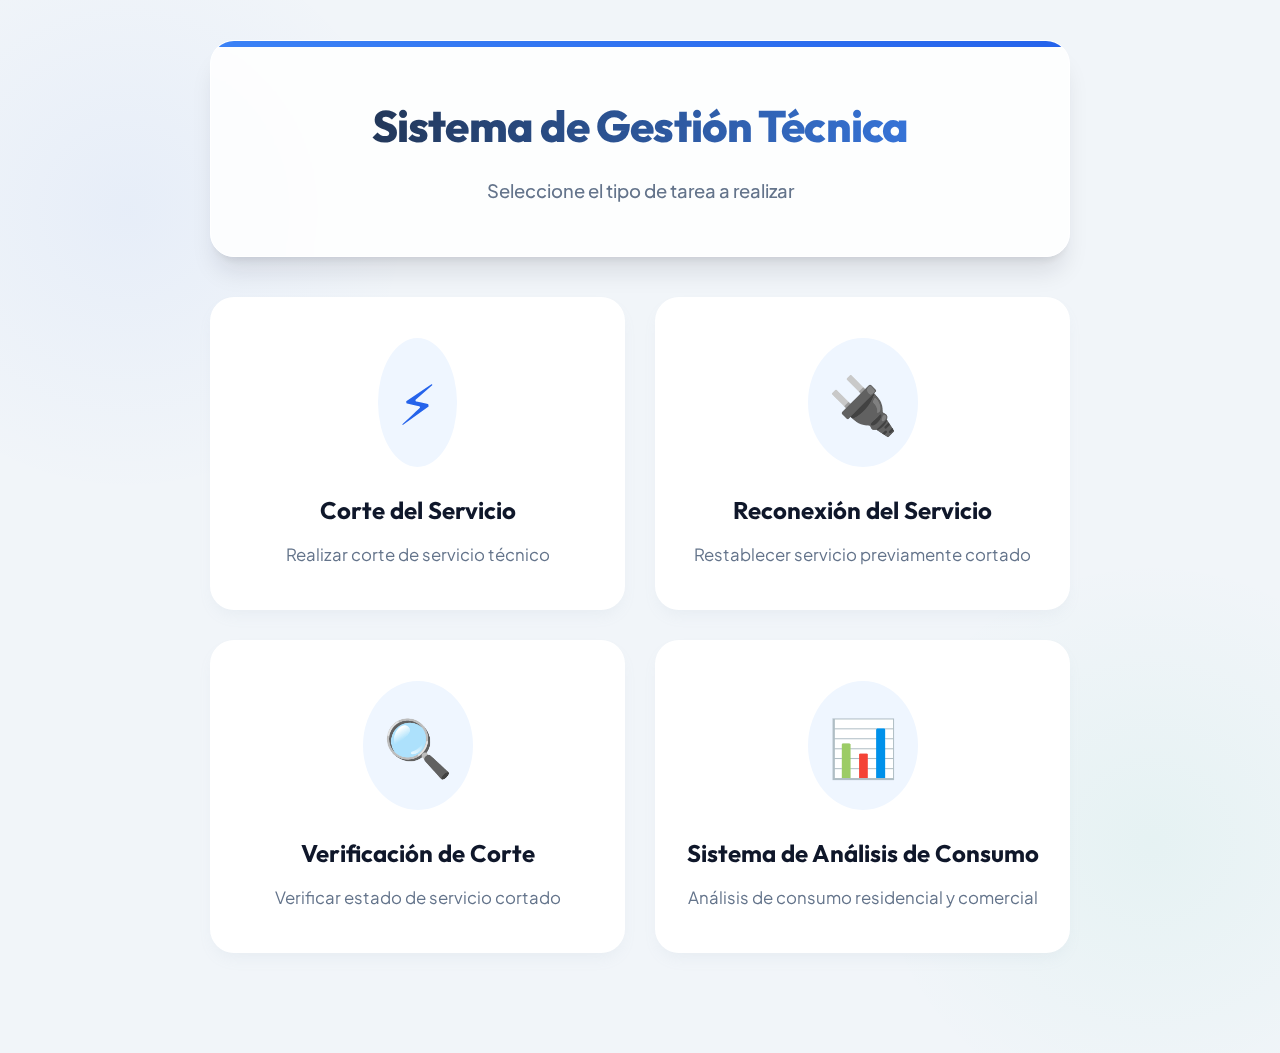
<file: index.html>
<!DOCTYPE html>
<html lang="es">
<head>
    <meta charset="UTF-8">
    <meta name="viewport" content="width=device-width, initial-scale=1.0">
    <title>Sistema de Gestión Técnica Servialza</title>
    <link rel="manifest" href="manifest.json">
    <link rel="apple-touch-icon" href="app-icon.png">
    <link rel="icon" type="image/png" href="app-icon.png">
    <meta name="theme-color" content="#f8fafc">
    <meta name="apple-mobile-web-app-capable" content="yes">
    <link rel="stylesheet" href="styles.css">
</head>
<body>
    <div class="container">
        <!-- Menú Principal -->
        <div id="menu-principal" class="menu-section active">
            <header>
                <h1>Sistema de Gestión Técnica</h1>
                <p>Seleccione el tipo de tarea a realizar</p>
            </header>
            
            <div class="menu-options">
                <a href="corte.html" class="menu-card-link">
                    <div class="menu-card">
                        <div class="menu-icon">⚡</div>
                        <h3>Corte del Servicio</h3>
                        <p>Realizar corte de servicio técnico</p>
                    </div>
                </a>
                
                <a href="reconexion.html" class="menu-card-link">
                    <div class="menu-card">
                        <div class="menu-icon">🔌</div>
                        <h3>Reconexión del Servicio</h3>
                        <p>Restablecer servicio previamente cortado</p>
                    </div>
                </a>
                
                <a href="verificacion.html" class="menu-card-link">
                    <div class="menu-card">
                        <div class="menu-icon">🔍</div>
                        <h3>Verificación de Corte</h3>
                        <p>Verificar estado de servicio cortado</p>
                    </div>
                </a>
                
                <a href="analisis.html" class="menu-card-link">
                    <div class="menu-card">
                        <div class="menu-icon">📊</div>
                        <h3>Sistema de Análisis de Consumo</h3>
                        <p>Análisis de consumo residencial y comercial</p>
                    </div>
                </a>
            </div>
        </div>
    </div>
    <!-- No script needed for menu -->
</body>
</html>
</file>
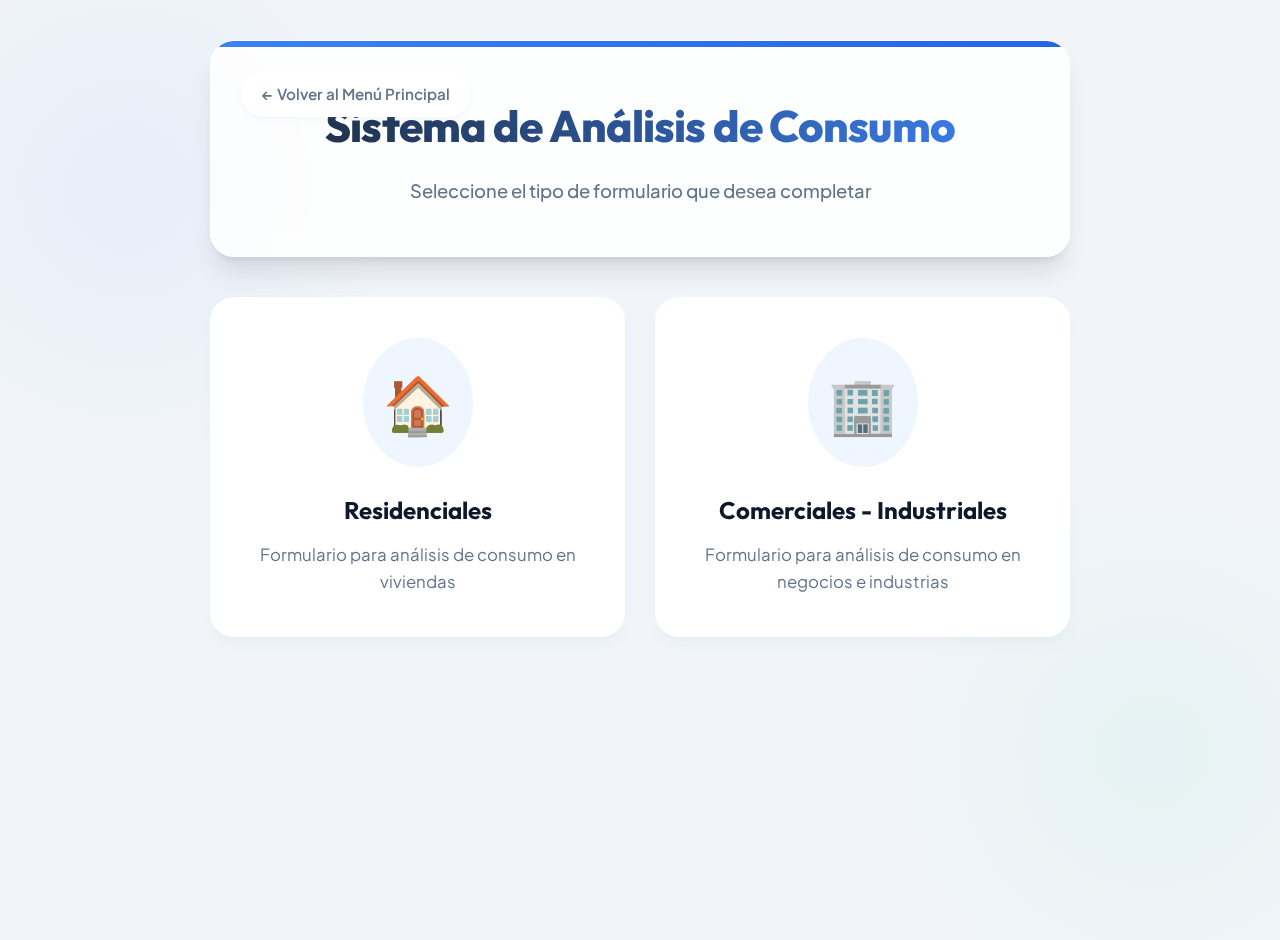
<file: analisis.html>
<!DOCTYPE html>
<html lang="es">
<head>
    <meta charset="UTF-8">
    <meta name="viewport" content="width=device-width, initial-scale=1.0">
    <title>Análisis de Consumo</title>
    <link rel="stylesheet" href="styles.css">
</head>
<body>
    <div class="container">
        <!-- Submenú Análisis de Consumo -->
        <div id="submenu-analisis" class="menu-section active">
            <header>
                <h1>Sistema de Análisis de Consumo</h1>
                <p>Seleccione el tipo de formulario que desea completar</p>
                <a href="index.html" class="btn-volver">← Volver al Menú Principal</a>
            </header>
            
            <div class="menu-options">
                <a href="residencial.html" class="menu-card-link">
                    <div class="menu-card">
                        <div class="menu-icon">🏠</div>
                        <h3>Residenciales</h3>
                        <p>Formulario para análisis de consumo en viviendas</p>
                    </div>
                </a>
                
                <a href="comercial.html" class="menu-card-link">
                    <div class="menu-card">
                        <div class="menu-icon">🏢</div>
                        <h3>Comerciales - Industriales</h3>
                        <p>Formulario para análisis de consumo en negocios e industrias</p>
                    </div>
                </a>
            </div>
        </div>
    </div>
    <!-- No specific script needed -->
</body>
</html>
</file>
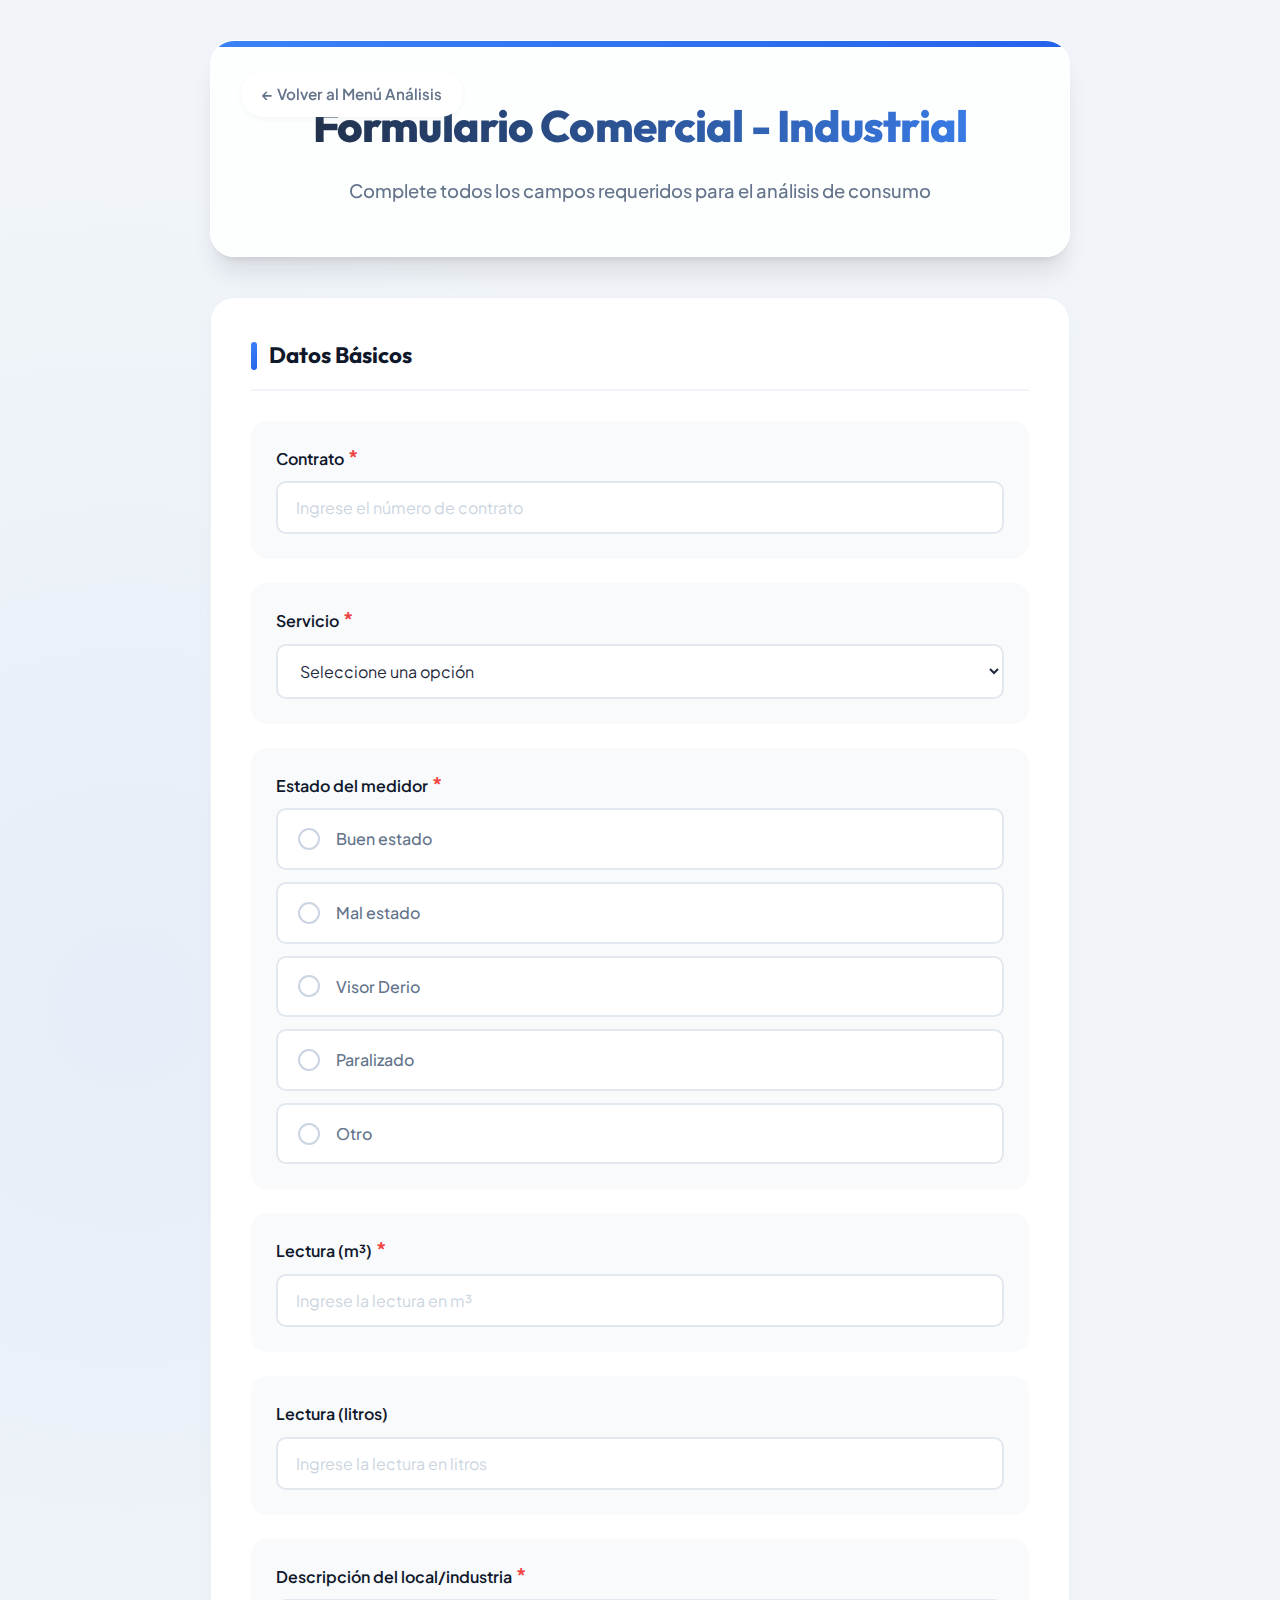
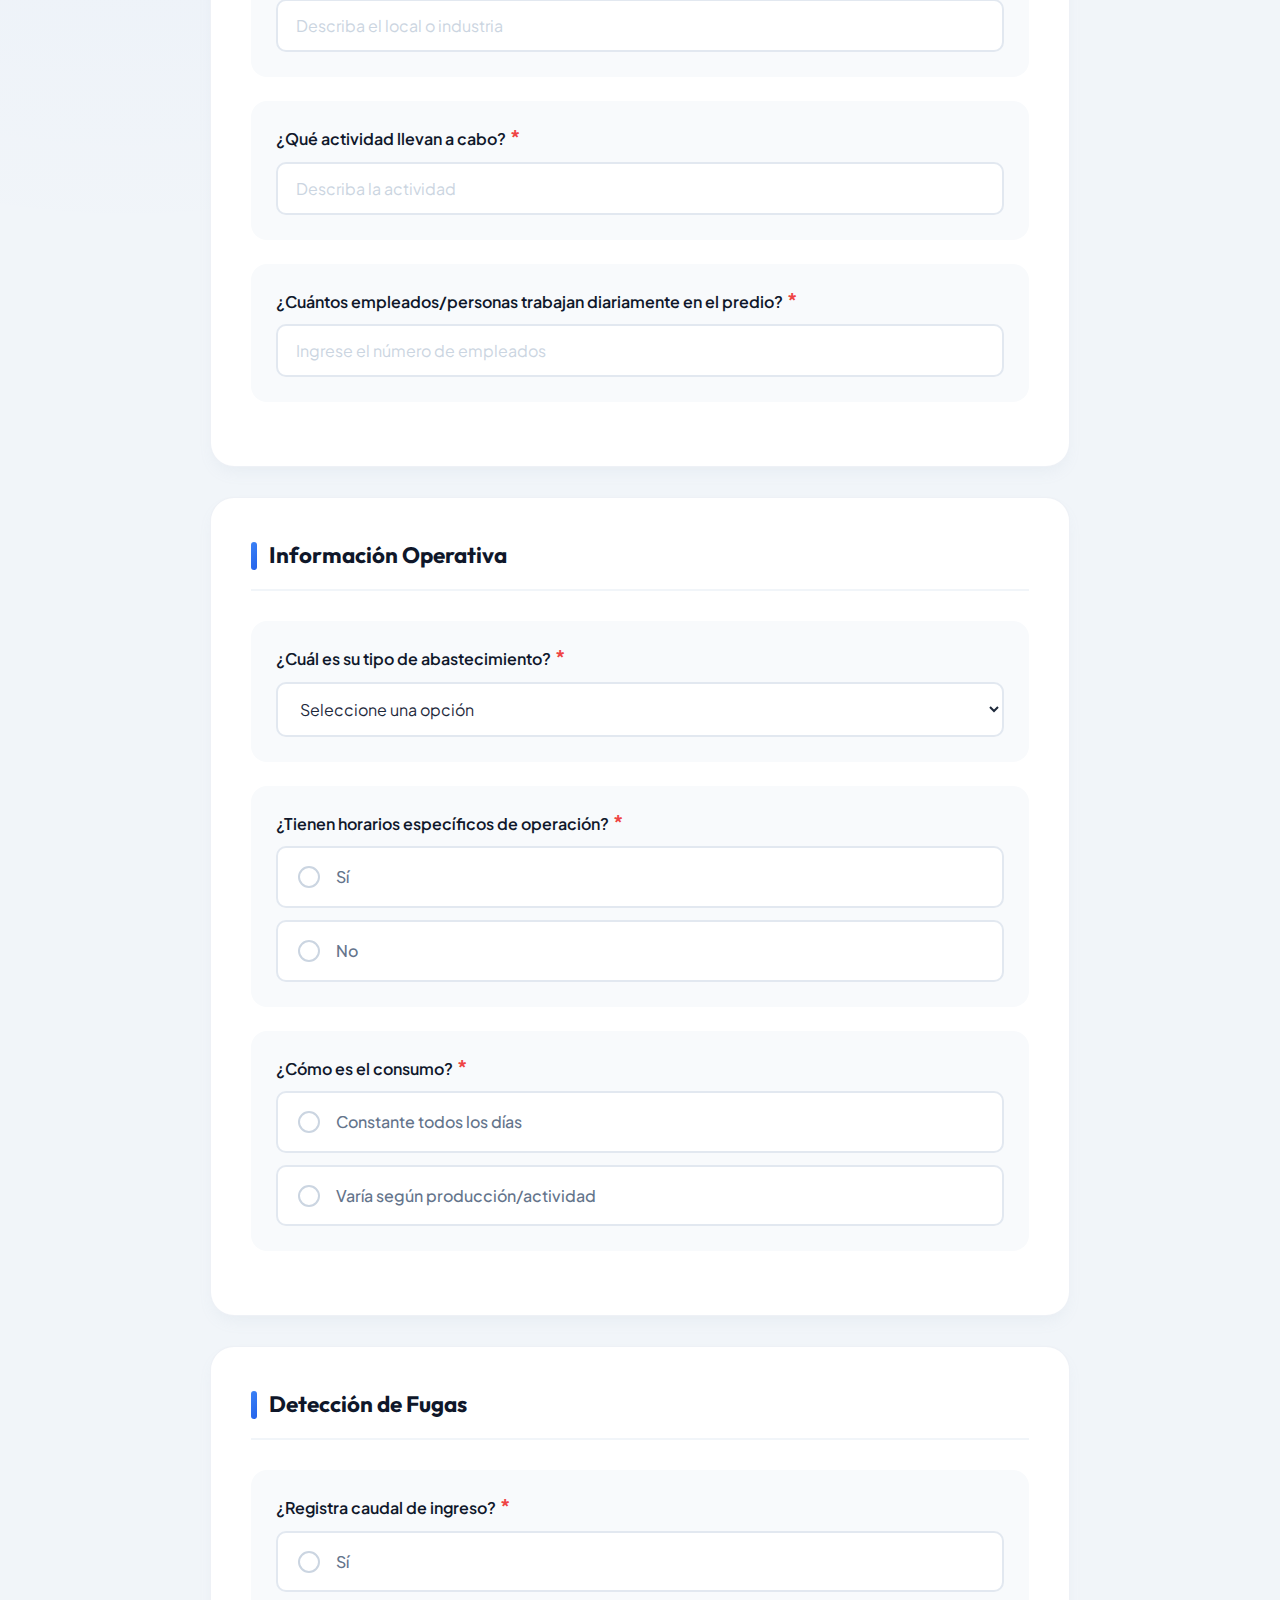
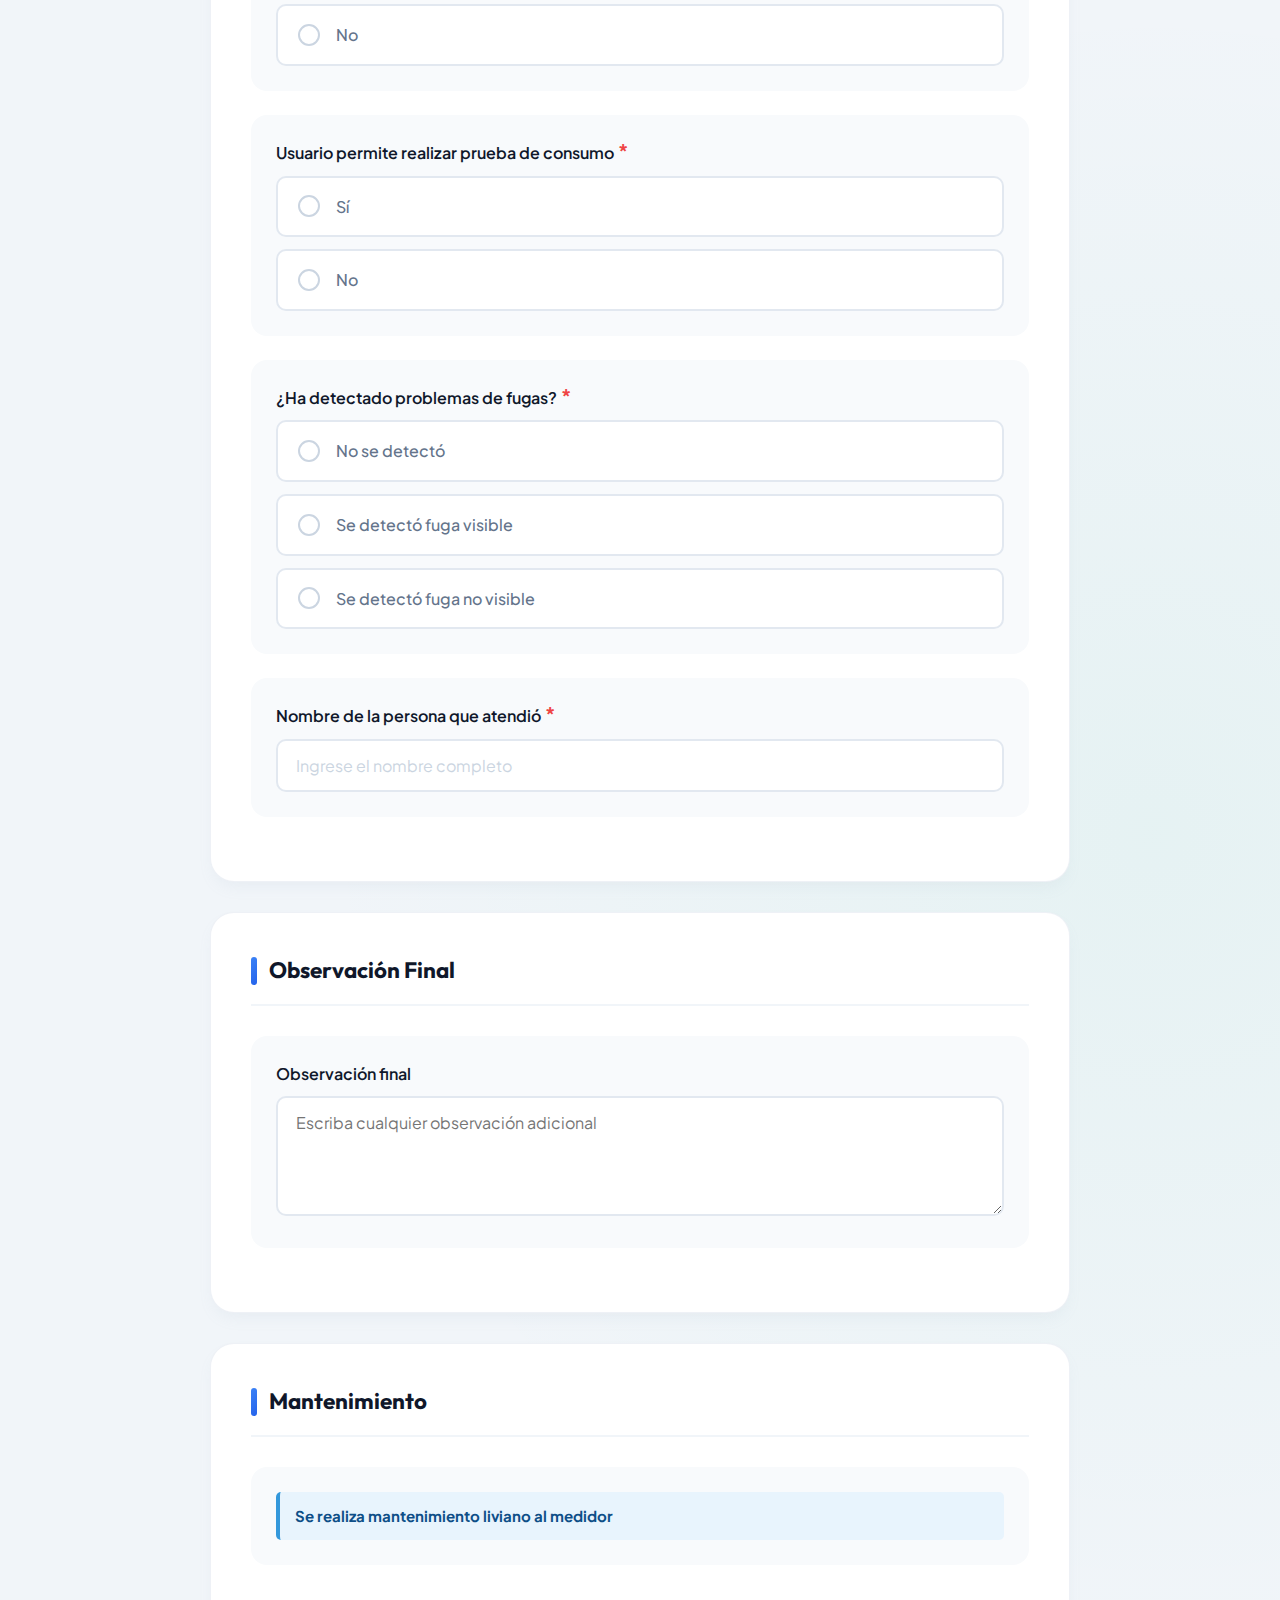
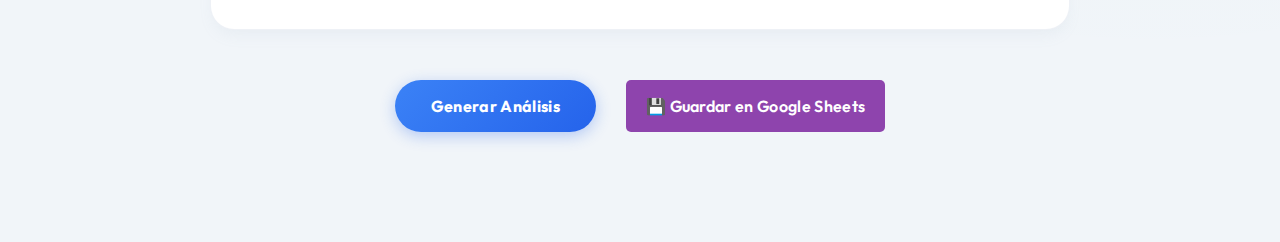
<file: comercial.html>
<!DOCTYPE html>
<html lang="es">
<head>
    <meta charset="UTF-8">
    <meta name="viewport" content="width=device-width, initial-scale=1.0">
    <title>Análisis Comercial - Industrial</title>
    <link rel="stylesheet" href="styles.css">
</head>
<body>
    <div class="container">
        <div id="formulario-comercial" class="formulario active">
            <header>
                <h1>Formulario Comercial - Industrial</h1>
                <p>Complete todos los campos requeridos para el análisis de consumo</p>
                <a href="analisis.html" class="btn-volver">← Volver al Menú Análisis</a>
            </header>
            
            <form id="formComercial">
                <div class="form-section">
                    <h2>Datos Básicos</h2>
                    
                    <div class="form-group">
                        <label for="com-contrato" class="required">Contrato</label>
                        <input type="number" id="com-contrato" name="contrato" required placeholder="Ingrese el número de contrato">
                    </div>
                    
                    <div class="form-group">
                        <label for="com-servicio" class="required">Servicio</label>
                        <select id="com-servicio" name="servicio" required>
                            <option value="">Seleccione una opción</option>
                            <option value="Activo">Activo</option>
                            <option value="Suspendido">Suspendido</option>
                        </select>
                    </div>
                    
                    <div class="form-group">
                        <label class="required">Estado del medidor</label>
                        <div class="radio-group">
                            <label><input type="radio" name="estado_medidor" value="Buen estado" required> Buen estado</label>
                            <label><input type="radio" name="estado_medidor" value="Mal estado" required> Mal estado</label>
                            <label><input type="radio" name="estado_medidor" value="Visor Derio" required> Visor Derio</label>
                            <label><input type="radio" name="estado_medidor" value="Paralizado" required> Paralizado</label>
                            <label><input type="radio" name="estado_medidor" value="Otro" required> Otro</label>
                        </div>
                        
                        <div id="com-estado-medidor-otro-field" class="conditional-field">
                            <label for="com-estado-medidor-otro">Especifique el estado del medidor:</label>
                            <input type="text" id="com-estado-medidor-otro" name="estado_medidor_otro" placeholder="Ingrese el estado del medidor">
                        </div>
                        
                        <div id="com-cadena-custodio" class="conditional-field">
                            <div style="background-color: #f8f9fa; padding: 15px; border-radius: 5px; border-left: 3px solid #f39c12; margin-top: 10px;">
                                <label for="com-numero-modificacion">Se realiza cadena de custodio, número de sello, se modifica número</label>
                                <input type="number" id="com-numero-modificacion" name="numero_modificacion" 
                                    placeholder="00" style="width: 100px; margin: 0 5px;">
                                por revisión de medida, se instala medidor
                            </div>
                        </div>
                    </div>                                        

                    <div class="form-group">
                        <label for="com-lectura-m3" class="required">Lectura (m³)</label>
                        <input type="number" id="com-lectura-m3" name="lectura_m3" required placeholder="Ingrese la lectura en m³">
                    </div>
                    
                    <div class="form-group">
                        <label for="com-lectura-litros">Lectura (litros)</label>
                        <input type="number" id="com-lectura-litros" name="lectura_litros" placeholder="Ingrese la lectura en litros">
                    </div>
                    
                    <div class="form-group">
                        <label for="com-descripcion" class="required">Descripción del local/industria</label>
                        <input type="text" id="com-descripcion" name="descripcion" required placeholder="Describa el local o industria">
                    </div>
                    
                    <div class="form-group">
                        <label for="com-actividad" class="required">¿Qué actividad llevan a cabo?</label>
                        <input type="text" id="com-actividad" name="actividad" required placeholder="Describa la actividad">
                    </div>
                    
                    <div class="form-group">
                        <label for="com-empleados" class="required">¿Cuántos empleados/personas trabajan diariamente en el predio?</label>
                        <input type="number" id="com-empleados" name="empleados" required placeholder="Ingrese el número de empleados">
                    </div>
                </div>
                
                <div class="form-section">
                    <h2>Información Operativa</h2>
                    
                    <div class="form-group">
                        <label for="com-abastecimiento" class="required">¿Cuál es su tipo de abastecimiento?</label>
                        <select id="com-abastecimiento" name="abastecimiento" required>
                            <option value="">Seleccione una opción</option>
                            <option value="Directo">Directo</option>
                            <option value="Cisterna">Cisterna</option>
                            <option value="Tanque elevado">Tanque elevado</option>
                            <option value="Otro">Otro</option>
                        </select>
                        <div id="com-abastecimiento-otro" class="conditional-field">
                            <label for="com-abastecimiento-otro-text">Especifique el tipo de abastecimiento</label>
                            <input type="text" id="com-abastecimiento-otro-text" name="abastecimiento_otro" placeholder="Ingrese el tipo de abastecimiento">
                        </div>
                    </div>
                    
                    <div class="form-group">
                        <label class="required">¿Tienen horarios específicos de operación?</label>
                        <div class="radio-group">
                            <label><input type="radio" name="horarios_especificos" value="Sí" required> Sí</label>
                            <label><input type="radio" name="horarios_especificos" value="No" required> No</label>
                        </div>
                        <div id="com-horario-detalle" class="conditional-field">
                            <label for="com-horario">Indique el horario</label>
                            <input type="text" id="com-horario" name="horario" placeholder="Ej: Lunes a Viernes 8:00-18:00">
                        </div>
                    </div>
                    
                    <div class="form-group">
                        <label class="required">¿Cómo es el consumo?</label>
                        <div class="radio-group">
                            <label><input type="radio" name="tipo_consumo" value="constante todos los días" required> Constante todos los días</label>
                            <label><input type="radio" name="tipo_consumo" value="varía según producción/actividad" required> Varía según producción/actividad</label>
                        </div>
                    </div>
                </div>
                
                <div class="form-section">
                    <h2>Detección de Fugas</h2>
                    
                    <div class="form-group">
                        <label class="required">¿Registra caudal de ingreso?</label>
                        <div class="radio-group">
                            <label><input type="radio" name="caudal_ingreso" value="Sí" required> Sí</label>
                            <label><input type="radio" name="caudal_ingreso" value="No" required> No</label>
                        </div>
                        <div id="com-caudal-detalle" class="conditional-field">
                            <label for="com-caudal-cantidad">Cuantificar registro (Litros/min)</label>
                            <input type="number" id="com-caudal-cantidad" name="caudal_cantidad" placeholder="Ingrese los litros por minuto">
                        </div>
                    </div>
                    
                    <div class="form-group">
                        <label class="required">Usuario permite realizar prueba de consumo</label>
                        <div class="radio-group">
                            <label><input type="radio" name="prueba_consumo" value="Sí" required> Sí</label>
                            <label><input type="radio" name="prueba_consumo" value="No" required> No</label>
                        </div>
                        
                        <div id="com-prueba-no-detalle" class="conditional-field">
                            <label class="required">Especifique la razón:</label>
                            <div class="radio-group">
                                <label><input type="radio" name="prueba_razon" value="usuario ausente"> Usuario ausente</label>
                                <label><input type="radio" name="prueba_razon" value="usuario no permite el ingreso"> Usuario no permite el ingreso</label>
                                <label><input type="radio" name="prueba_razon" value="otra"> Otra</label>
                            </div>
                            
                            <div id="com-usuario-no-permite" class="conditional-field" style="margin-top: 10px;">
                                <label for="com-motivo-no-permite">Motivo:</label>
                                <input type="text" id="com-motivo-no-permite" name="motivo_no_permite" placeholder="Ingrese el motivo">
                            </div>
                            
                            <div id="com-otra-razon" class="conditional-field" style="margin-top: 10px;">
                                <label for="com-otra-razon-text">Especifique:</label>
                                <input type="text" id="com-otra-razon-text" name="otra_razon" placeholder="Ingrese la razón">
                            </div>
                        </div>
                    </div>
                    
                    <div class="form-group" id="com-fugas-group">
                        <label class="required">¿Ha detectado problemas de fugas?</label>
                        <div class="radio-group">
                            <label><input type="radio" name="fugas_detectadas" value="No se detecto" required> No se detectó</label>
                            <label><input type="radio" name="fugas_detectadas" value="Se detectó fuga visible" required> Se detectó fuga visible</label>
                            <label><input type="radio" name="fugas_detectadas" value="Se detectó fuga no visible" required> Se detectó fuga no visible</label>
                        </div>
                        
                        <div id="com-no-se-detecto" class="conditional-field">
                            <label for="com-puntos-agua-no">Se revisaron</label>
                            <input type="number" id="com-puntos-agua-no" name="puntos_agua_no" placeholder="00" min="1" max="99" style="width: 80px; display: inline-block; margin: 0 5px;">
                            puntos de agua y se identificó que no existe fuga
                        </div>
                        
                        <div id="com-fuga-visible-detalle" class="conditional-field">
                            <label for="com-puntos-agua-si">Se revisaron</label>
                            <input type="number" id="com-puntos-agua-si" name="puntos_agua_si" placeholder="00" min="1" max="99" style="width: 80px; display: inline-block; margin: 0 5px;">
                            puntos de agua y se identificó que existe fuga en:
                            <input type="text" id="com-ubicacion-fuga-detalle" name="ubicacion_fuga_detalle" placeholder="Describa la ubicación de la fuga" style="margin-top: 10px;">
                        </div>
                        
                        <div id="com-recomendacion-fugas" class="info-message">
                            <strong>Recomendación:</strong> Se recomienda al usuario el servicio de detección y reparación de fugas
                        </div>
                    </div>
                    
                    <div class="form-group" id="com-persona-atendio-group">
                        <label for="com-persona-atendio" class="required">Nombre de la persona que atendió</label>
                        <input type="text" id="com-persona-atendio" name="persona_atendio" required placeholder="Ingrese el nombre completo">
                    </div>
                </div>

                <div class="form-section">
                    <h2>Observación Final</h2>
                    <div class="form-group">
                        <label for="com-observacion">Observación final</label>
                        <textarea id="com-observacion" name="observacion" rows="4" placeholder="Escriba cualquier observación adicional"></textarea>
                    </div>
                </div>

                <div class="form-section">
                    <h2>Mantenimiento</h2>
                    <div class="form-group">
                        <div style="background-color: #e8f4fd; color: #0e4f88; padding: 12px 15px; border-left: 4px solid #3498db; border-radius: 5px; font-size: 15px;">
                            <strong>Se realiza mantenimiento liviano al medidor</strong>
                        </div>
                    </div>
                </div>
                
                <div class="buttons">
                    <button type="button" class="btn-submit" onclick="generarResumenComercial()">Generar Análisis</button>
                    <button type="button" class="btn-guardar" onclick="guardarComercialEnSheets()">💾 Guardar en Google Sheets</button>
                </div>
            </form>
            
            <div id="resumen-comercial" class="resumen">
                <div class="success-message">
                    <h2>¡Análisis Comercial-Industrial Generado!</h2>
                    <p>El siguiente es el resumen del análisis realizado:</p>
                </div>
                
                <h2>Resumen del Análisis Comercial-Industrial</h2>
                <button id="copiar-resumen-comercial" class="btn-copiar">📋 Copiar Resumen</button>
                <div class="resumen-content" id="resumen-contenido-comercial"></div>
                
                <div class="buttons" style="margin-top: 20px;">
                    <a href="analisis.html" class="btn-volver">Volver al Menú Análisis</a>
                    <button type="button" style="background-color: #0e4f88; margin-left: 10px;" onclick="volverAlFormulario('comercial')">Realizar Otro Análisis</button>
                </div>
            </div>
        </div>
    </div>
    <script src="js/common.js"></script>
    <script src="js/comercial.js"></script>
    <script src="js/googleSheets.js"></script>
</body>
</html>
</file>
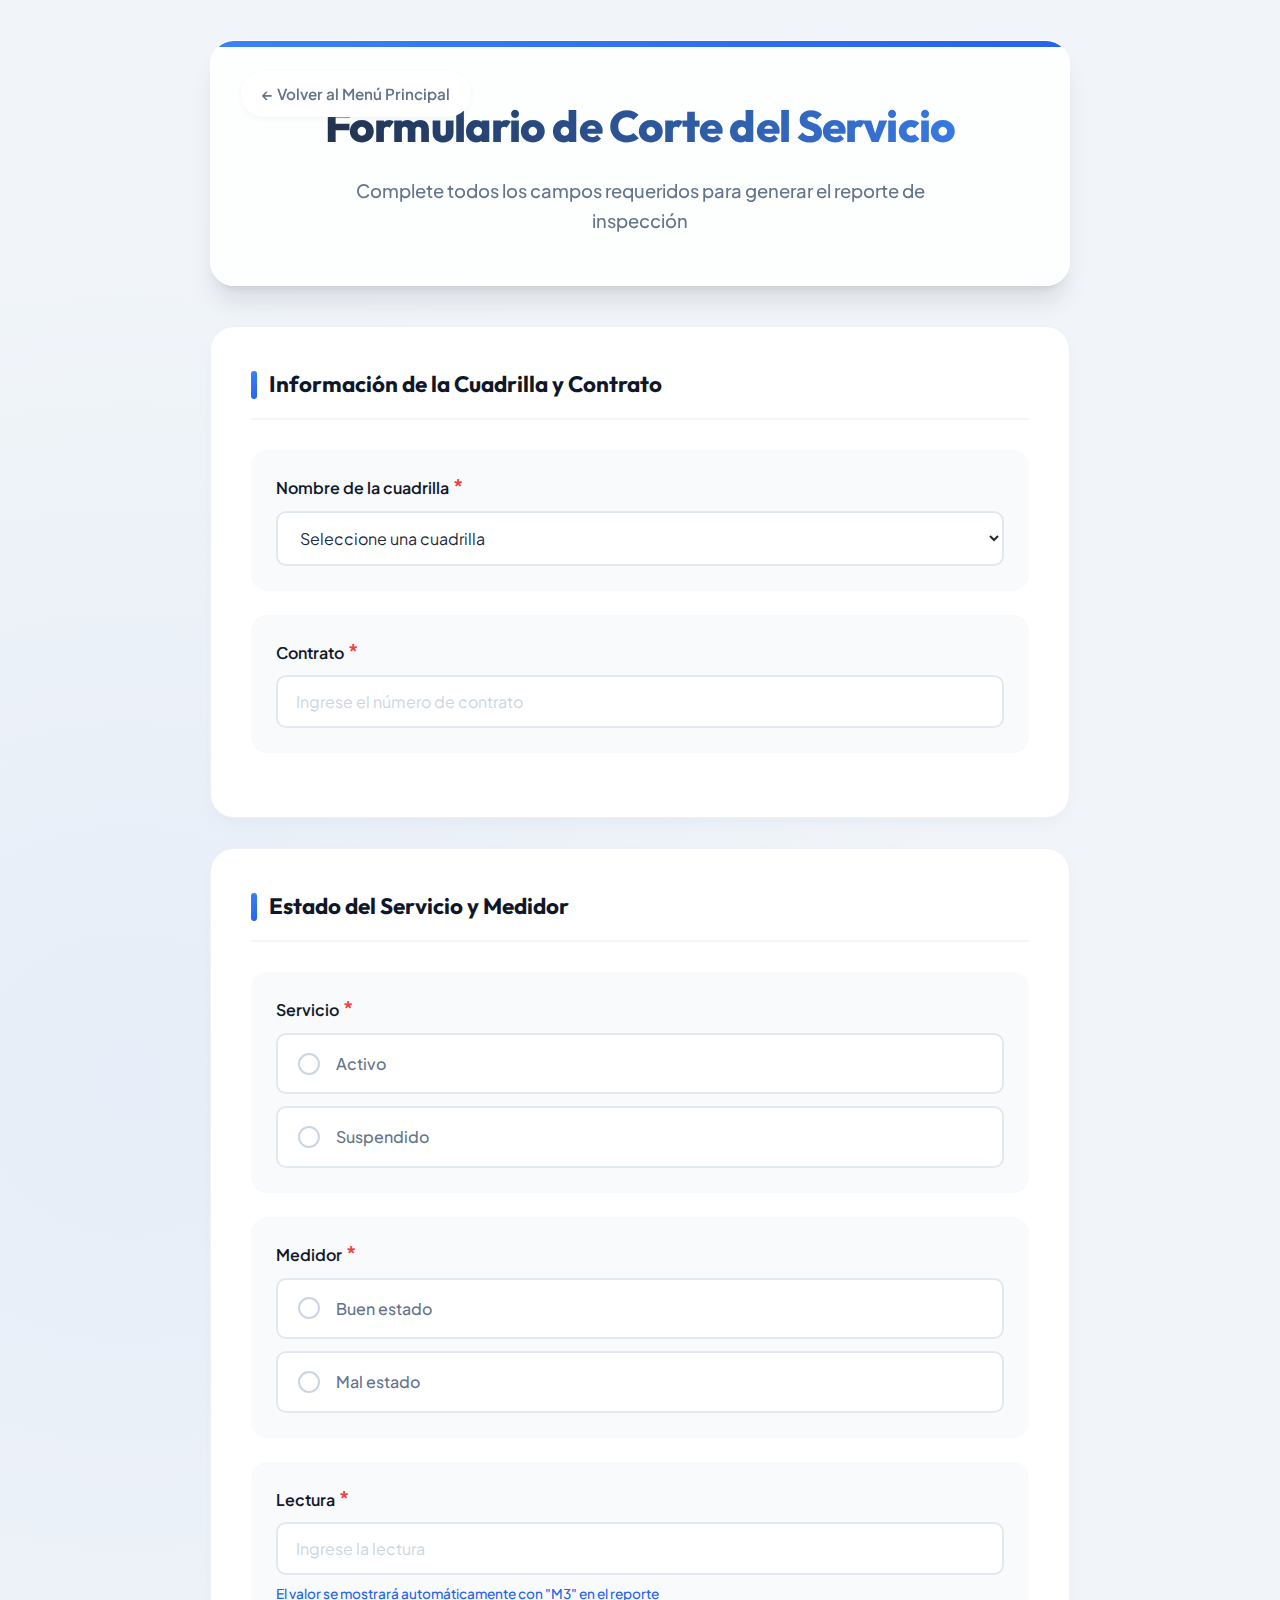
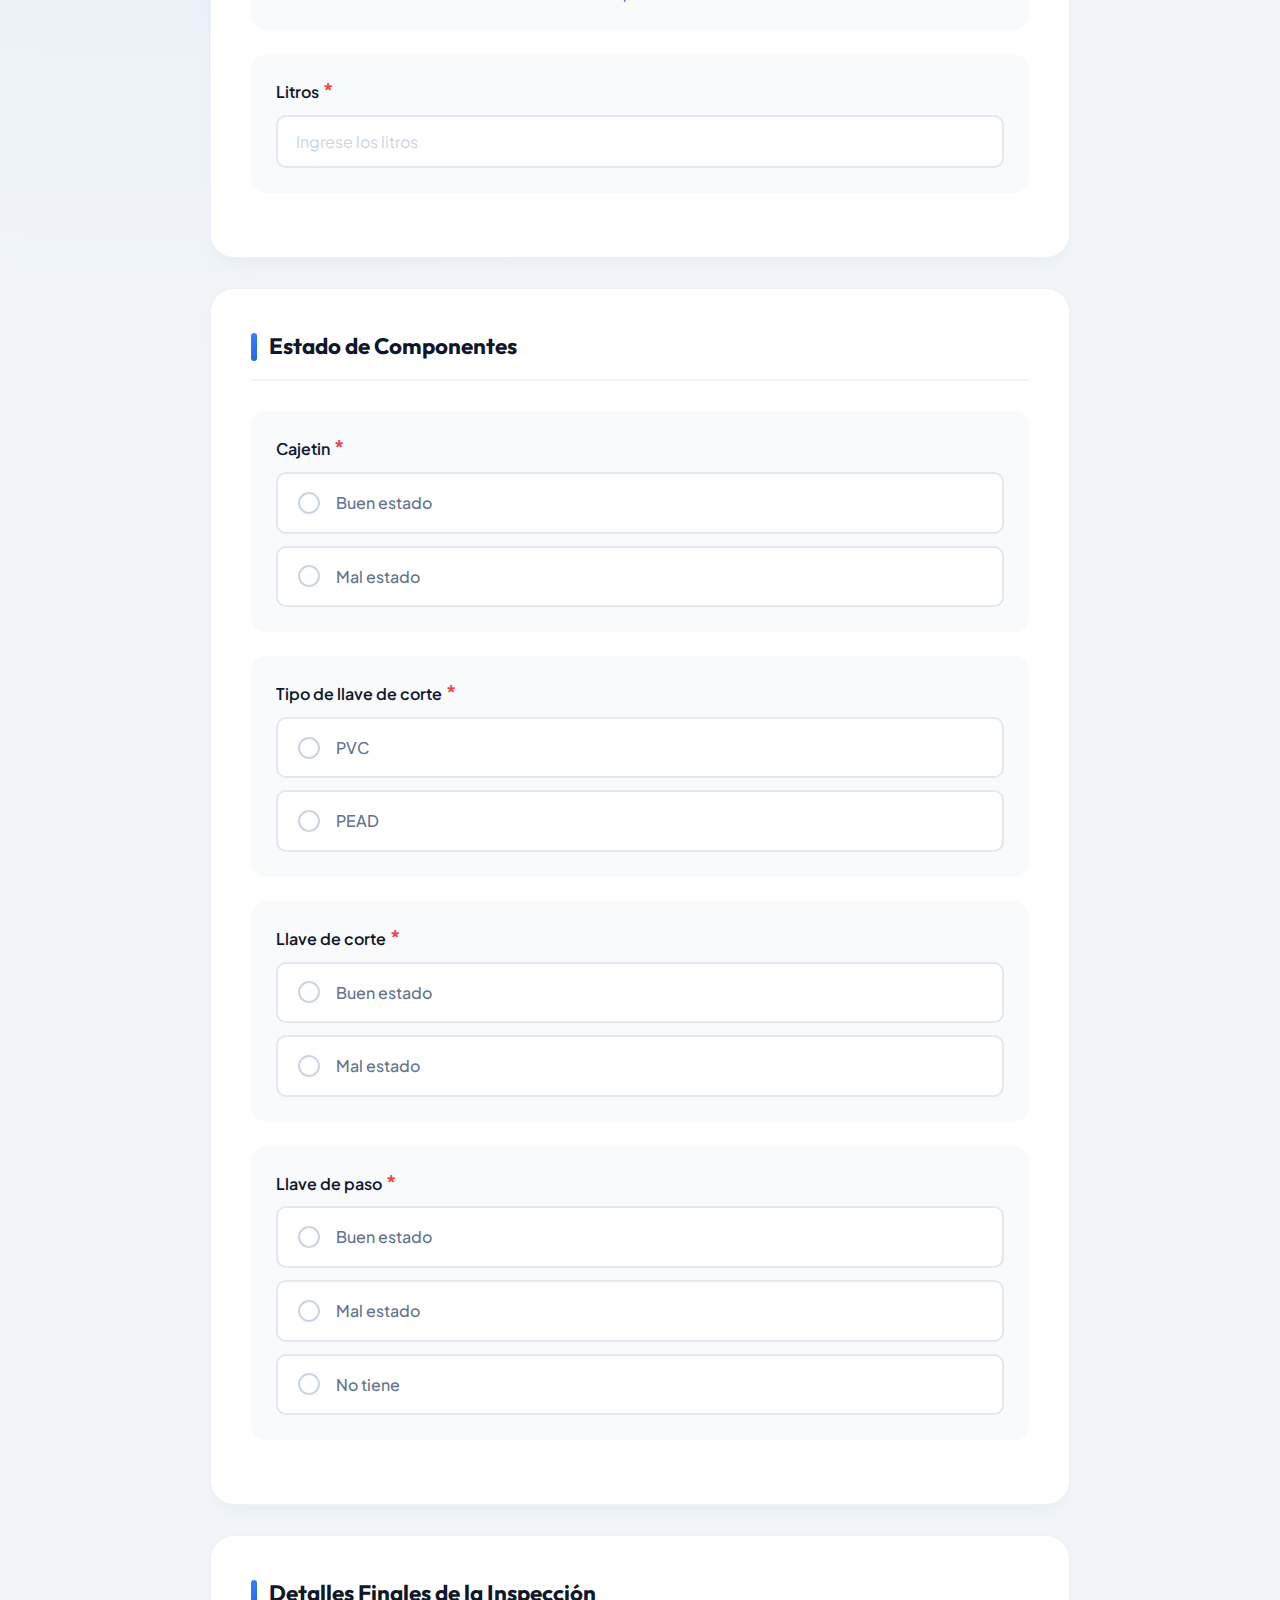
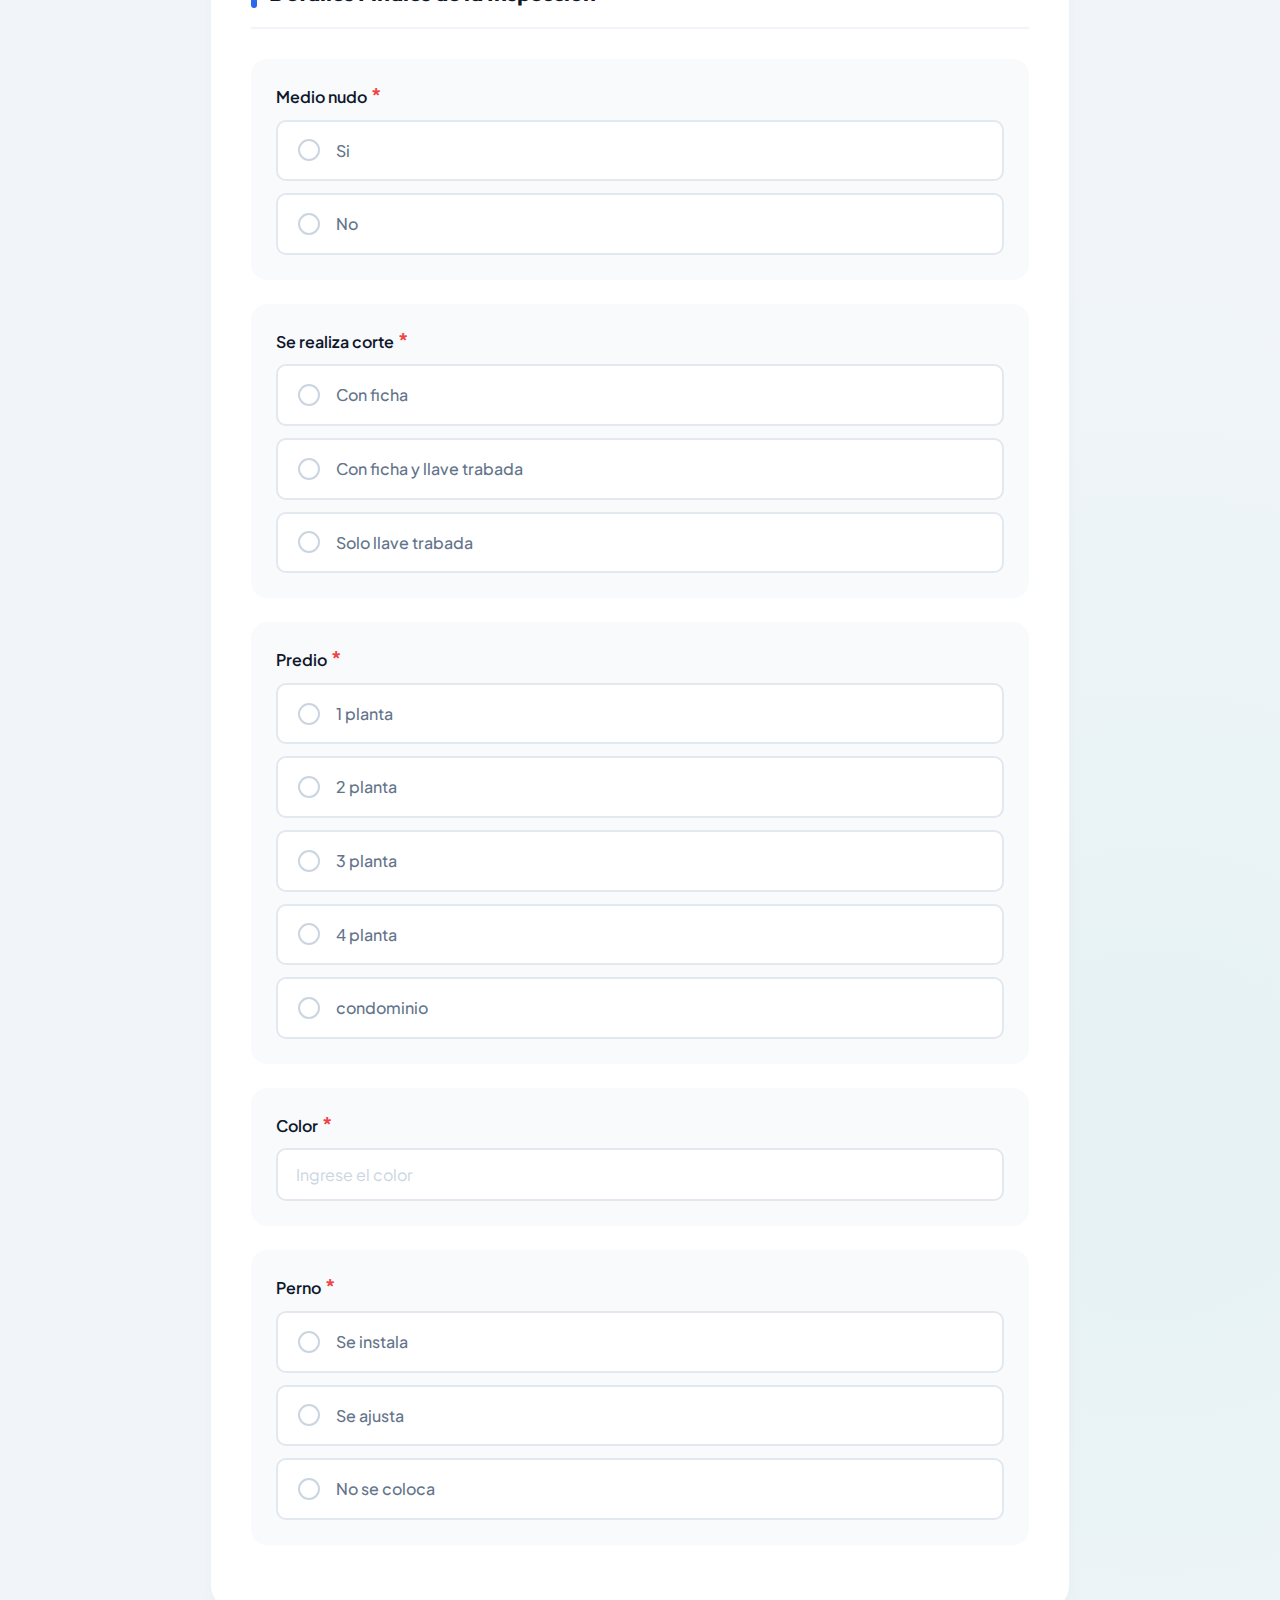
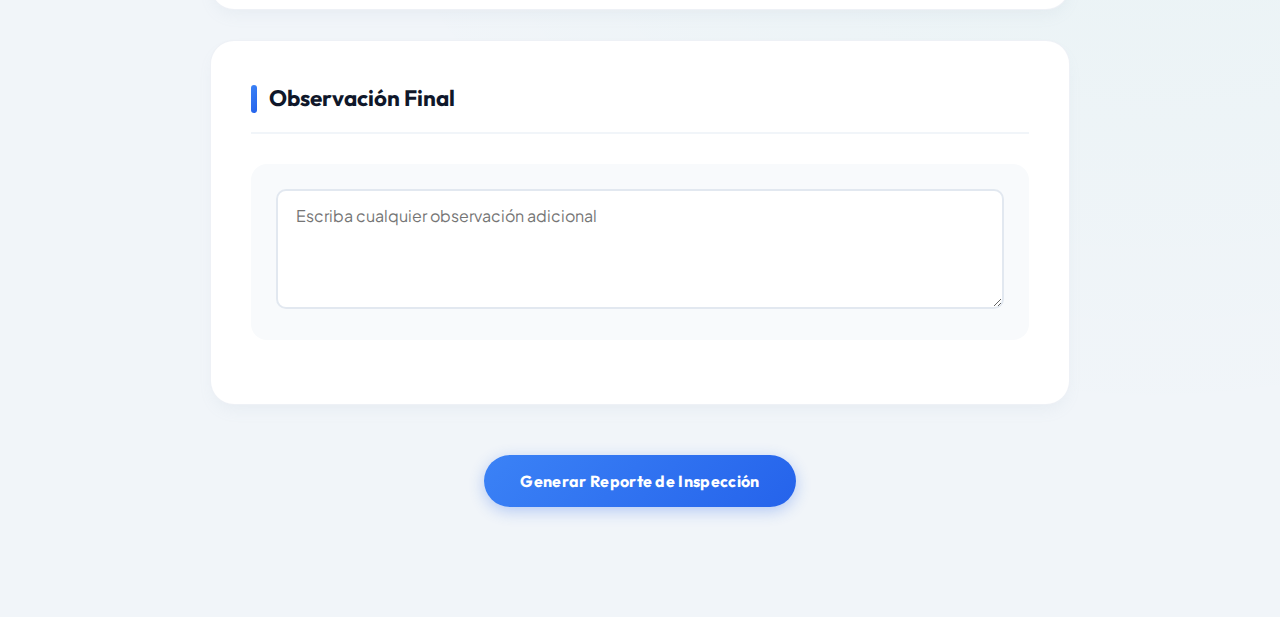
<file: corte.html>
<!DOCTYPE html>
<html lang="es">
<head>
    <meta charset="UTF-8">
    <meta name="viewport" content="width=device-width, initial-scale=1.0">
    <title>Corte del Servicio</title>
    <link rel="stylesheet" href="styles.css">
</head>
<body>
    <div class="container">
        <div id="formulario-corte" class="formulario active">
            <header>
                <h1>Formulario de Corte del Servicio</h1>
                <p>Complete todos los campos requeridos para generar el reporte de inspección</p>
                <a href="index.html" class="btn-volver">← Volver al Menú Principal</a>
            </header>
            
            <form id="inspeccionForm">
                <div class="form-section">
                    <h2>Información de la Cuadrilla y Contrato</h2>
                    <div class="form-group">
                        <label for="cuadrilla-corte" class="required">Nombre de la cuadrilla</label>
                        <select id="cuadrilla-corte" name="cuadrilla" required>
                            <option value="">Seleccione una cuadrilla</option>
                            <option value="RODOLFO ANDRES GUERRERO FERNANDEZ / MICHAEL ANDRES ARIAS SOLORZANO">RODOLFO ANDRES GUERRERO FERNANDEZ / MICHAEL ANDRES ARIAS SOLORZANO</option>
                            <option value="ALLAN PETER BARREZUETA CARBO / KEVIN JAVIER ZHUNIO CHELE">ALLAN PETER BARREZUETA CARBO / KEVIN JAVIER ZHUNIO CHELE</option>
                            <option value="GILSON ALBERTO MARCILLO ALVARADO / JOSE ALEJANDRO BRAVO VARGAS">GILSON ALBERTO MARCILLO ALVARADO / JOSE ALEJANDRO BRAVO VARGAS</option>
                            <option value="JOSE ALBERTO CABRERA SILVA / JOSUE AUGUSTO ESPINOZA SANCHEZ">JOSE ALBERTO CABRERA SILVA / JOSUE AUGUSTO ESPINOZA SANCHEZ</option>
                            <option value="ANGELLO ISRAEL ZUÑIGA CAJAPE / CARLOS ANDRES COFRE VALVERDE">ANGELLO ISRAEL ZUÑIGA CAJAPE / CARLOS ANDRES COFRE VALVERDE</option>
                            <option value="BRYAN JOSUE LIGORGURO GUAMAN / PETER JAHIR CARRANZA BRAVO">BRYAN JOSUE LIGORGURO GUAMAN / PETER JAHIR CARRANZA BRAVO</option>
                            <option value="CHRISTIAN MARTINEZ VALVERDE / EDISON ALEX ORDOÑEZ LUCANO">CHRISTIAN MARTINEZ VALVERDE / EDISON ALEX ORDOÑEZ LUCANO</option>
                            <option value="ERICK JOSUE YAGUAL GONZALEZ / CAMILO FERNANDO LANDIN QUIÑONEZ">ERICK JOSUE YAGUAL GONZALEZ / CAMILO FERNANDO LANDIN QUIÑONEZ</option>
                            <option value="KEVIN MONTENEGRO / ELIAS RODRIGUEZ">KEVIN MONTENEGRO / ELIAS RODRIGUEZ</option>
                            <option value="RICHARD ALEX TIGUA PLUA / MARIO ANTHONY PEREZ RODRIGUEZ">RICHARD ALEX TIGUA PLUA / MARIO ANTHONY PEREZ RODRIGUEZ</option>
                        </select>
                    </div>
                    
                    <div class="form-group">
                        <label for="contrato-corte" class="required">Contrato</label>
                        <input type="number" id="contrato-corte" name="contrato" required placeholder="Ingrese el número de contrato">
                    </div>
                </div>
                
                <div class="form-section">
                    <h2>Estado del Servicio y Medidor</h2>
                    <div class="form-group">
                        <label class="required">Servicio</label>
                        <div class="radio-group">
                            <label><input type="radio" name="servicio" value="Activo" required> Activo</label>
                            <label><input type="radio" name="servicio" value="Suspendido" required> Suspendido</label>
                        </div>
                    </div>
                    
                    <div class="form-group">
                        <label class="required">Medidor</label>
                        <div class="radio-group">
                            <label><input type="radio" name="medidor" value="Buen estado" required> Buen estado</label>
                            <label><input type="radio" name="medidor" value="Mal estado" required> Mal estado</label>
                        </div>
                        <div id="medidor-razon-corte" class="conditional-field">
                            <label for="medidor-razon-text-corte">¿Por qué?</label>
                            <input type="text" id="medidor-razon-text-corte" name="medidor_razon" placeholder="Explique el motivo del mal estado">
                        </div>
                    </div>
                    
                    <div class="form-group">
                        <label for="lectura-corte" class="required">Lectura</label>
                        <input type="number" id="lectura-corte" name="lectura" required placeholder="Ingrese la lectura">
                        <div class="field-note">El valor se mostrará automáticamente con "M3" en el reporte</div>
                    </div>
                    
                    <div class="form-group">
                        <label for="litros-corte" class="required">Litros</label>
                        <input type="number" id="litros-corte" name="litros" required placeholder="Ingrese los litros">
                    </div>
                </div>
                
                <div class="form-section">
                    <h2>Estado de Componentes</h2>
                    <div class="form-group">
                        <label class="required">Cajetin</label>
                        <div class="radio-group">
                            <label><input type="radio" name="cajetin" value="Buen estado" required> Buen estado</label>
                            <label><input type="radio" name="cajetin" value="Mal estado" required> Mal estado</label>
                        </div>
                        <div id="cajetin-razon-corte" class="conditional-field">
                            <label class="required">Seleccione el tipo de daño:</label>
                            <div class="radio-group">
                                <label><input type="radio" name="cajetin_tipo_dano" value="tapa dañada sin visor"> Tapa dañada sin visor</label>
                                <label><input type="radio" name="cajetin_tipo_dano" value="cajetin roto"> Cajetín roto</label>
                                <label><input type="radio" name="cajetin_tipo_dano" value="sin tapa"> Sin tapa</label>
                            </div>
                        </div>
                    </div>
                    
                    <div class="form-group">
                        <label class="required">Tipo de llave de corte</label>
                        <div class="radio-group">
                            <label><input type="radio" name="tipo_llave" value="PVC" required> PVC</label>
                            <label><input type="radio" name="tipo_llave" value="PEAD" required> PEAD</label>
                        </div>
                    </div>
                    
                    <div class="form-group">
                        <label class="required">Llave de corte</label>
                        <div class="radio-group">
                            <label><input type="radio" name="llave_corte" value="Buen estado" required> Buen estado</label>
                            <label><input type="radio" name="llave_corte" value="Mal estado" required> Mal estado</label>
                        </div>
                        <div id="llave-corte-razon-corte" class="conditional-field">
                            <label for="llave-corte-razon-text-corte">¿Por qué?</label>
                            <input type="text" id="llave-corte-razon-text-corte" name="llave_corte_razon" placeholder="Explique el motivo del mal estado">
                        </div>
                    </div>
                    
                    <div class="form-group">
                        <label class="required">Llave de paso</label>
                        <div class="radio-group">
                            <label><input type="radio" name="llave_paso" value="Buen estado" required> Buen estado</label>
                            <label><input type="radio" name="llave_paso" value="Mal estado" required> Mal estado</label>
                            <div id="llave-paso-razon-corte" class="conditional-field">
                                <label for="llave-paso-razon-text-corte">¿Por qué?</label>
                                <input type="text" id="llave-paso-razon-text-corte" name="llave_paso_razon" placeholder="Explique el motivo del mal estado">
                            </div>
                            <label><input type="radio" name="llave_paso" value="No tiene" required> No tiene</label>
                        </div>
                    </div>
                </div>
                
                <div class="form-section">
                    <h2>Detalles Finales de la Inspección</h2>
                    <div class="form-group">
                        <label class="required">Medio nudo</label>
                        <div class="radio-group">
                            <label><input type="radio" name="medio_nudo" value="Si" required> Si</label>
                            <label><input type="radio" name="medio_nudo" value="No" required> No</label>
                        </div>
                        <div id="medio-nudo-accesorio-corte" class="conditional-field">
                            <label for="medio-nudo-accesorio-text-corte">¿Qué tipo de accesorio tiene?</label>
                            <input type="text" id="medio-nudo-accesorio-text-corte" name="medio_nudo_accesorio" placeholder="Especifique el tipo de accesorio">
                        </div>
                    </div>
                    
                    <div class="form-group">
                        <label class="required">Se realiza corte</label>
                        <div class="radio-group">
                            <label><input type="radio" name="corte" value="Con ficha" required> Con ficha</label>
                            <label><input type="radio" name="corte" value="Con ficha y llave trabada" required> Con ficha y llave trabada</label>
                            <label><input type="radio" name="corte" value="Solo llave trabada" required> Solo llave trabada</label>
                        </div>
                    </div>
                    
                    <div class="form-group">
                        <label class="required">Predio</label>
                        <div class="radio-group">
                            <label><input type="radio" name="predio" value="1 planta" required> 1 planta</label>
                            <label><input type="radio" name="predio" value="2 planta" required> 2 planta</label>
                            <label><input type="radio" name="predio" value="3 planta" required> 3 planta</label>
                            <label><input type="radio" name="predio" value="4 planta" required> 4 planta</label>
                            <label><input type="radio" name="predio" value="condominio" required> condominio</label>
                        </div>
                    </div>
                    
                    <div class="form-group">
                        <label for="color-corte" class="required">Color</label>
                        <input type="text" id="color-corte" name="color" required placeholder="Ingrese el color">
                    </div>
                    
                    <div class="form-group">
                        <label class="required">Perno</label>
                        <div class="radio-group">
                            <label><input type="radio" name="perno" value="Se instala" required> Se instala</label>
                            <label><input type="radio" name="perno" value="Se ajusta" required> Se ajusta</label>
                            <label><input type="radio" name="perno" value="No se coloca" required> No se coloca</label>
                        </div>
                        <div id="perno-razon-corte" class="conditional-field">
                            <label class="required">Seleccione la razón:</label>
                            <div class="radio-group">
                                <label><input type="radio" name="perno_razon" value="no hay en stock"> No hay en stock</label>
                                <label><input type="radio" name="perno_razon" value="tapa dañada"> Tapa dañada</label>
                                <label><input type="radio" name="perno_razon" value="No se puede ajustar perno"> No se puede ajustar perno</label>
                            </div>
                        </div>
                    </div>
                </div>
                
                <div class="form-section">
                    <h2>Observación Final</h2>
                    <div class="form-group">
                        <textarea id="observacion-corte" name="observacion" rows="3" placeholder="Escriba cualquier observación adicional"></textarea>
                    </div>
                </div>
                
                <div class="buttons">
                    <button type="button" class="btn-submit" onclick="generarResumenCorte()">Generar Reporte de Inspección</button>
                </div>
            </form>
            
            <div id="resumen-corte" class="resumen">
                <div class="success-message">
                    <h2>¡Reporte de Corte Generado!</h2>
                    <p>El siguiente es el resumen de la tarea realizada:</p>
                </div>
                
                <h2>Resumen del Corte</h2>
                <button id="copiar-resumen-corte" class="btn-copiar">📋 Copiar Resumen</button>
                <div class="resumen-content" id="resumen-contenido-corte"></div>
                
                <div class="buttons" style="margin-top: 20px;">
                    <a href="index.html" class="btn-volver">Volver al Menú Principal</a>
                    <button type="button" style="background-color: #0e4f88; margin-left: 10px;" onclick="volverAlFormulario('corte')">Realizar Otro Corte</button>
                </div>
            </div>
        </div>
    </div>
    <script src="js/common.js"></script>
    <script src="js/corte.js"></script>
</body>
</html>
</file>
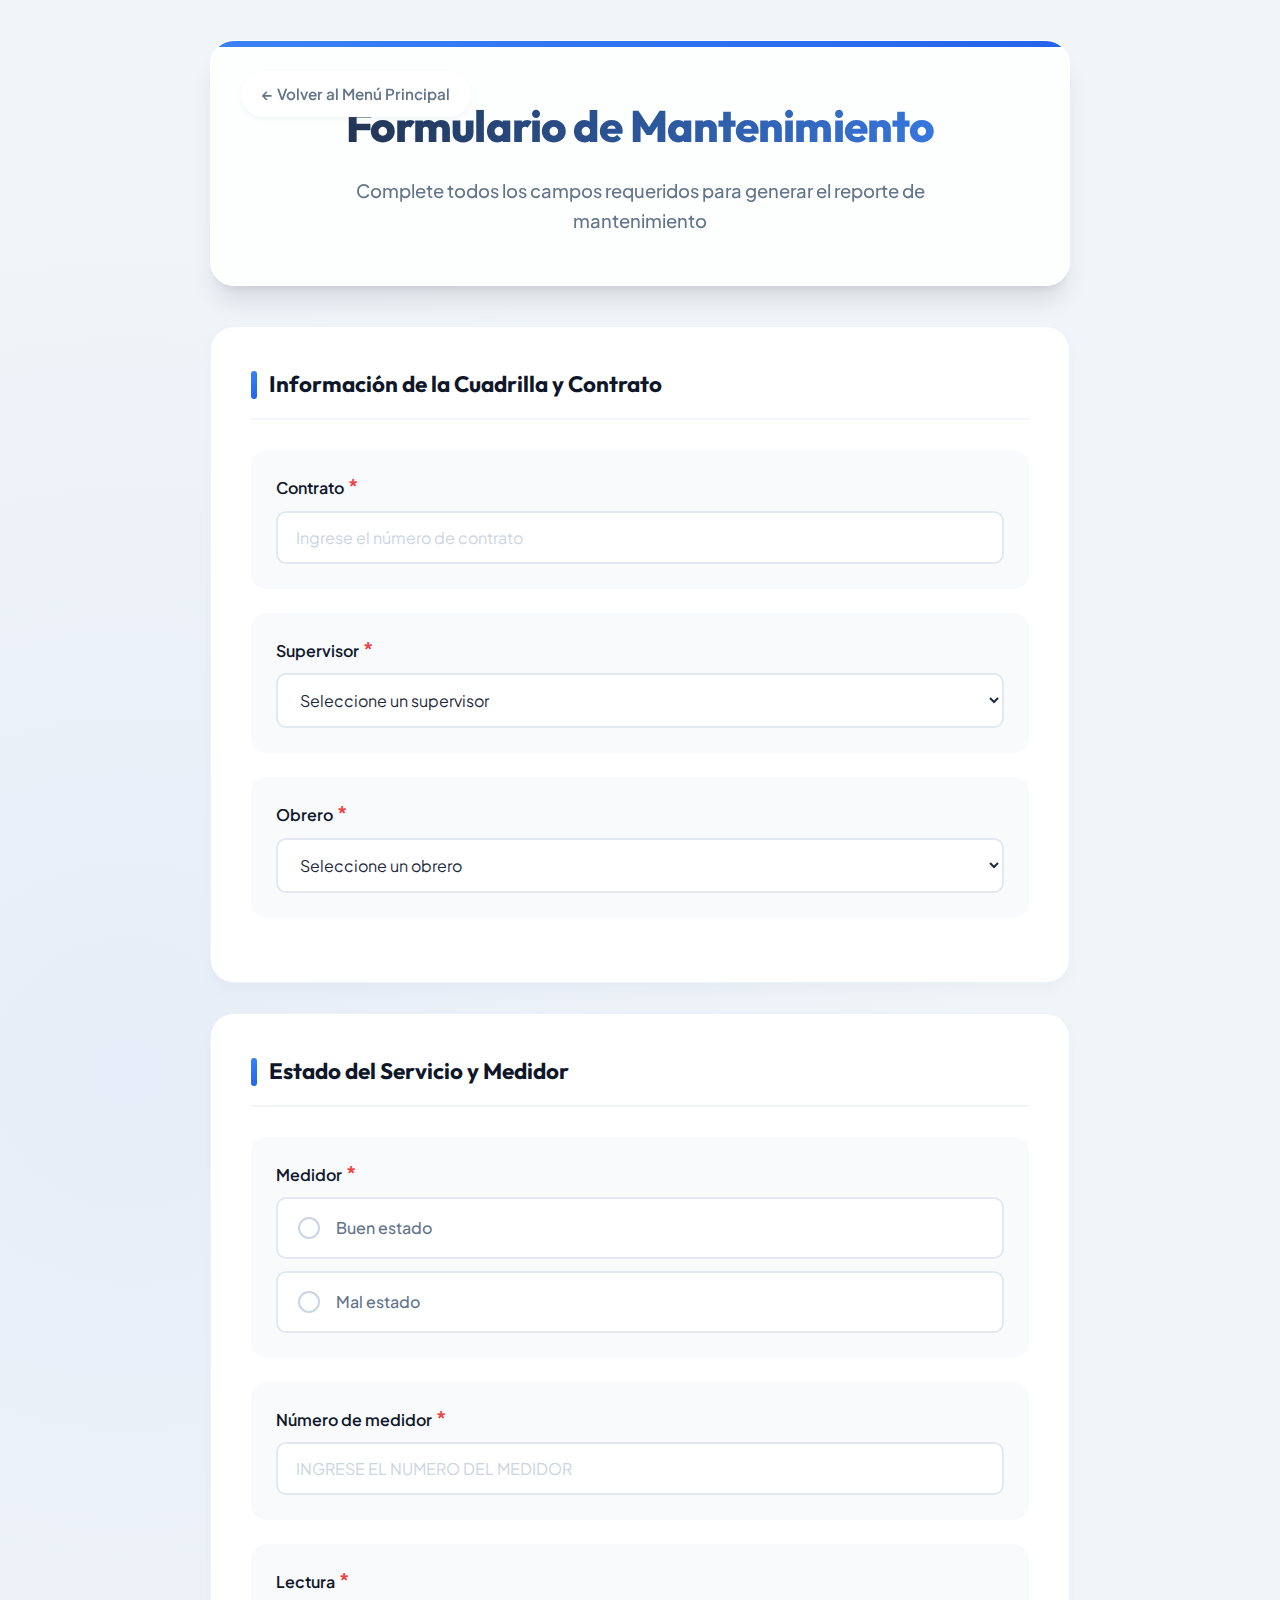
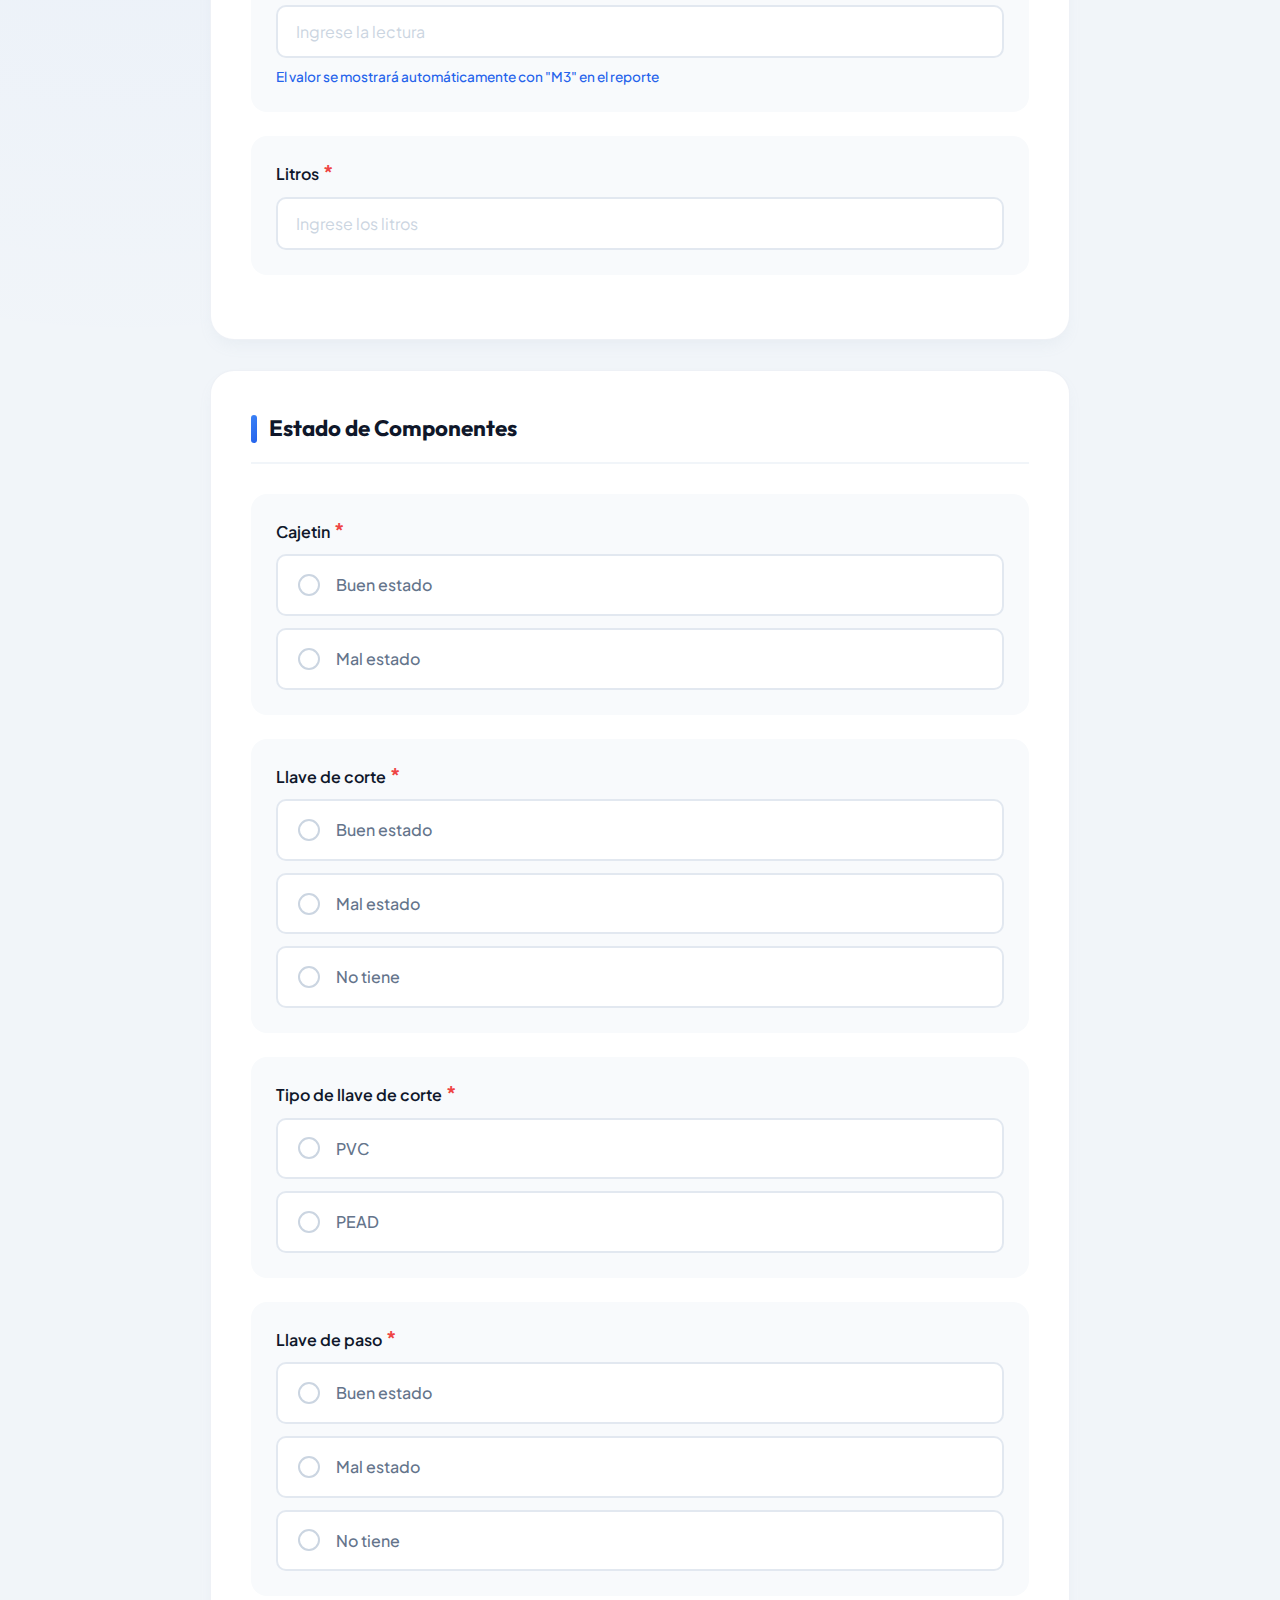
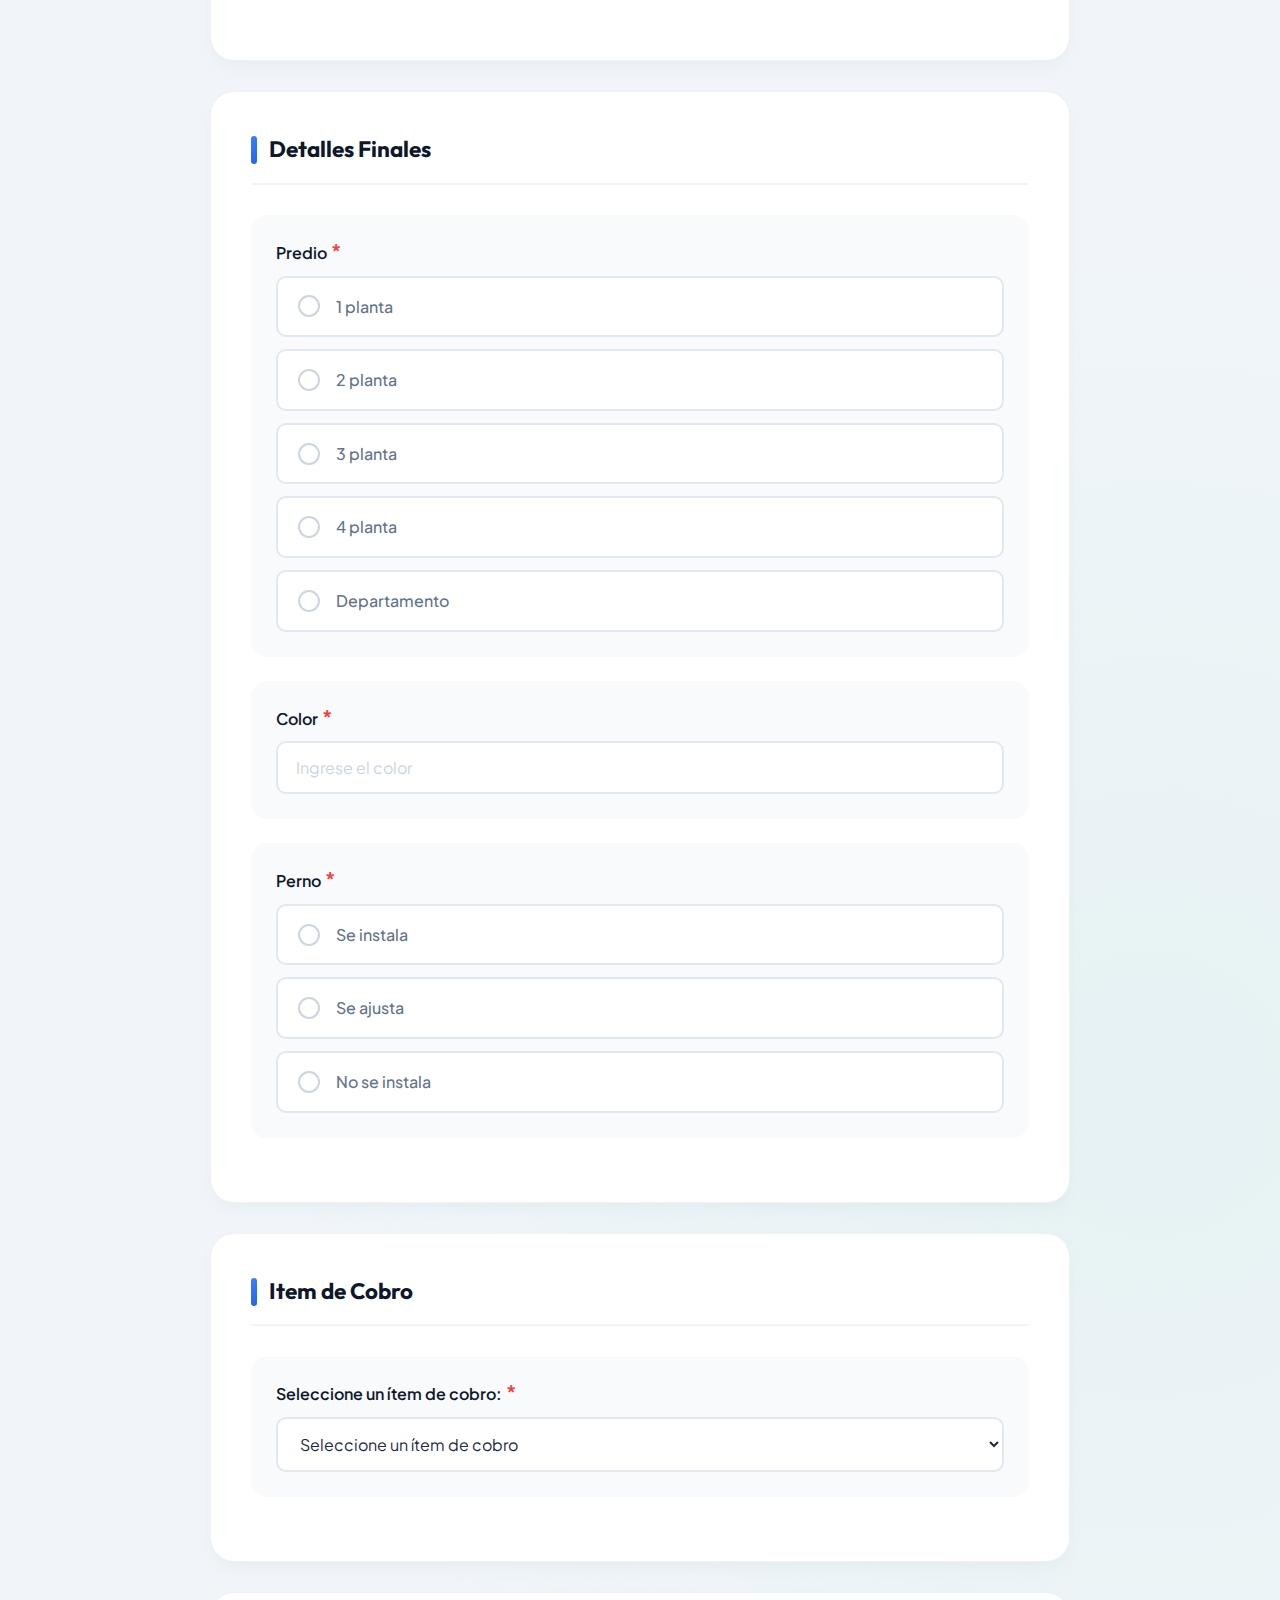
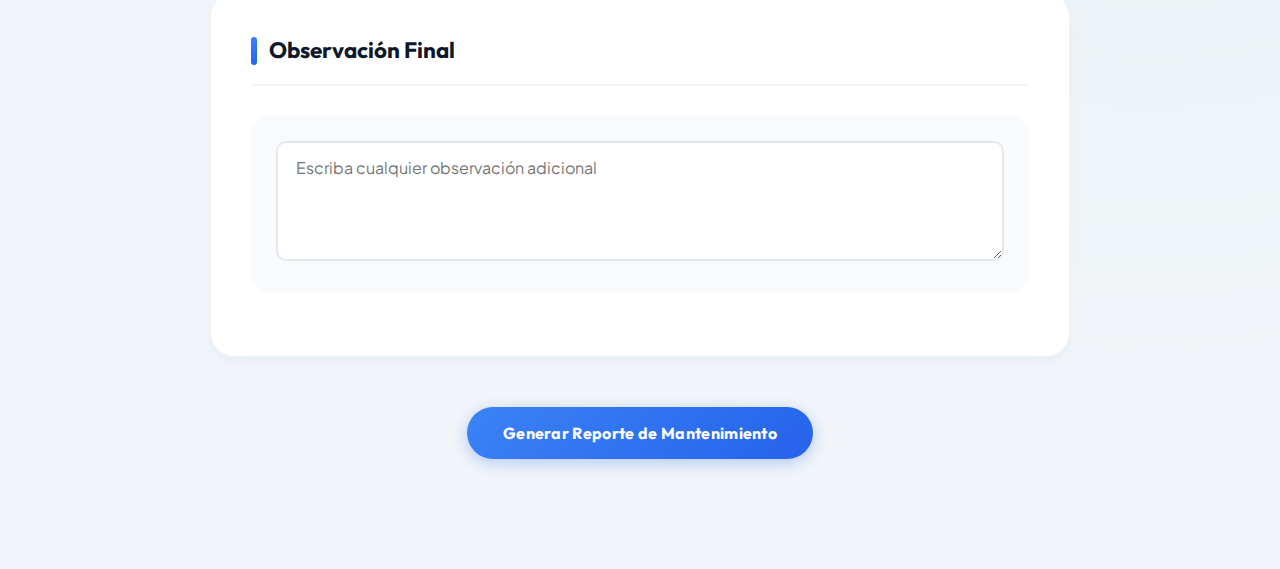
<file: mantenimiento.html>
<!DOCTYPE html>
<html lang="es">
<head>
    <meta charset="UTF-8">
    <meta name="viewport" content="width=device-width, initial-scale=1.0">
    <title>Mantenimiento</title>
    <link rel="manifest" href="manifest.json">
    <link rel="apple-touch-icon" href="app-icon.png">
    <link rel="icon" type="image/png" href="app-icon.png">
    <meta name="theme-color" content="#f8fafc">
    <meta name="apple-mobile-web-app-capable" content="yes">
    <link rel="stylesheet" href="styles.css">
</head>
<body>
    <div class="container">
        <div id="formulario-mantenimiento" class="formulario active">
            <header>
                <h1>Formulario de Mantenimiento</h1>
                <p>Complete todos los campos requeridos para generar el reporte de mantenimiento</p>
                <a href="index.html" class="btn-volver">← Volver al Menú Principal</a>
            </header>
            
            <form id="inspeccionFormMantenimiento">

                <!-- 1. Cuadrilla y Contrato (Idéntico) -->
                <div class="form-section">
                    <h2>Información de la Cuadrilla y Contrato</h2>
                    <div class="form-group">
                        <label for="contrato-mantenimiento" class="required">Contrato</label>
                        <input type="number" id="contrato-mantenimiento" name="contrato" required placeholder="Ingrese el número de contrato">
                        <!-- Botón para cargar datos (reutilizado lógica) -->
                        <button type="button" id="btn-cargar-datos-corte" class="btn-cargar" style="margin-top: 5px; font-size: 0.8rem; padding: 5px 10px; background-color: #27ae60; color: white; border: none; border-radius: 4px; cursor: pointer; display: none;">🔄 Cargar datos de Corte Reciente</button>
                    </div>
                    <div class="form-group">
                        <label for="supervisor-mantenimiento" class="required">Supervisor</label>
                        <select id="supervisor-mantenimiento" name="supervisor" required>
                            <option value="">Seleccione un supervisor</option>
                        </select>
                    </div>

                    <div class="form-group">
                        <label for="obrero-mantenimiento" class="required">Obrero</label>
                        <select id="obrero-mantenimiento" name="obrero" required>
                            <option value="">Seleccione un obrero</option>
                        </select>
                    </div>
                    
                    <div id="mantenimiento-cuadrilla-display" class="cuadrilla-display"></div>
                </div>

                <!-- 2. Estado del Servicio y Medidor -->
                <div class="form-section">
                    <h2>Estado del Servicio y Medidor</h2>
                    
                    <!-- Medidor (Modificado) -->
                    <div class="form-group">
                        <label class="required">Medidor</label>
                        <div class="radio-group">
                            <label><input type="radio" name="medidor" value="Buen estado" required> Buen estado</label>
                            <label><input type="radio" name="medidor" value="Mal estado" required> Mal estado</label>
                        </div>
                    </div>

                    <!-- Número de Medidor (Nuevo) -->
                    <div class="form-group">
                        <label for="numero-medidor-mantenimiento" class="required">Número de medidor</label>
                        <input type="text" id="numero-medidor-mantenimiento" name="numero_medidor" required placeholder="Ingrese el numero del medidor" style="text-transform: uppercase;">
                    </div>

                    <div class="form-group">
                        <label for="lectura-mantenimiento" class="required">Lectura</label>
                        <input type="number" id="lectura-mantenimiento" name="lectura" required placeholder="Ingrese la lectura">
                        <div class="field-note">El valor se mostrará automáticamente con "M3" en el reporte</div>
                    </div>
                    
                    <div class="form-group">
                        <label for="litros-mantenimiento" class="required">Litros</label>
                        <input type="number" id="litros-mantenimiento" name="litros" required placeholder="Ingrese los litros">
                    </div>
                </div>
                
                <!-- 3. Estado de Componentes -->
                <div class="form-section">
                    <h2>Estado de Componentes</h2>
                    <div class="form-group">
                        <label class="required">Cajetin</label>
                        <div class="radio-group">
                            <label><input type="radio" name="cajetin" value="Buen estado" required> Buen estado</label>
                            <label><input type="radio" name="cajetin" value="Mal estado" required> Mal estado</label>
                        </div>
                        <!-- Razon cajetín (Standard) -->
                        <div id="cajetin-razon-mantenimiento" class="conditional-field">
                            <label class="required">Seleccione el tipo de daño:</label>
                            <div class="radio-group">
                                <label><input type="radio" name="cajetin_tipo_dano" value="tapa dañada sin visor"> Tapa dañada sin visor</label>
                                <label><input type="radio" name="cajetin_tipo_dano" value="cajetin roto"> Cajetín roto</label>
                                <label><input type="radio" name="cajetin_tipo_dano" value="sin tapa"> Sin tapa</label>
                            </div>
                        </div>
                    </div>
                    
                    <div class="form-group">
                        <label class="required">Llave de corte</label>
                        <div class="radio-group">
                            <label><input type="radio" name="llave_corte" value="Buen estado" required> Buen estado</label>
                            <label><input type="radio" name="llave_corte" value="Mal estado" required> Mal estado</label>
                            <label><input type="radio" name="llave_corte" value="No tiene" required> No tiene</label>
                        </div>
                    </div>

                    <div class="form-group">
                        <label class="required">Tipo de llave de corte</label>
                        <div class="radio-group">
                            <label><input type="radio" name="tipo_llave" value="PVC"> PVC</label>
                            <label><input type="radio" name="tipo_llave" value="PEAD"> PEAD</label>
                        </div>
                    </div>
                    
                    <div class="form-group">
                        <label class="required">Llave de paso</label>
                        <div class="radio-group">
                            <label><input type="radio" name="llave_paso" value="Buen estado" required> Buen estado</label>
                            <label><input type="radio" name="llave_paso" value="Mal estado" required> Mal estado</label>
                            <label><input type="radio" name="llave_paso" value="No tiene" required> No tiene</label>
                        </div>
                    </div>
                </div>

                <!-- 4. Problemas de Medidor (Condicional) -->
                <!-- Solo activo si Medidor = Mal estado -->
                <div id="problema-medidor-section" class="form-section conditional-field" style="display: none;">
                    <h2>Problema del Medidor</h2>
                    <div class="form-group">
                        <label class="required">Indique el problema con el medidor:</label>
                        <div class="radio-group">
                            <label><input type="radio" name="medidor_problema" value="visor roto"> Visor roto</label>
                            <label><input type="radio" name="medidor_problema" value="paralizado"> Paralizado</label>
                            <label class="radio-with-input">
                                <input type="radio" name="medidor_problema" value="otro" id="radio-problema-otro"> 
                                Otro
                                <input type="text" id="medidor_problema_otro" name="medidor_problema_otro_texto" placeholder="Especifique..." style="margin-left: 10px; display: none; width: 200px;">
                            </label>
                        </div>
                    </div>
                </div>

                <!-- 5. Tareas de Mantenimiento (Inputs Específicos) -->
                <div id="tareas-mantenimiento-section" class="form-section conditional-field" style="display: none;">
                    <h2>Tareas Realizadas</h2>
                    
                    <div class="form-group">
                        <label for="tarea-cambio-medidor-litros" class="required">Se procede a cambiar medidor, se instala medidor con Lectura 0 m3 y con... (Litros)</label>
                        <input type="number" id="tarea-cambio-medidor-litros" name="tarea_cambio_litros" required placeholder="Ingrese los litros">
                    </div>

                    <div class="form-group">
                        <label for="tarea-sello-valija" class="required">Se realiza cadena de custodio con sello de valija :</label>
                        <input type="number" id="tarea-sello-valija" name="tarea_sello_valija" required placeholder="Ingrese el número">
                    </div>

                    <div class="form-group">
                        <label for="tarea-notificacion" class="required">Se realiza notificacion por revisión de medidor :</label>
                        <input type="number" id="tarea-notificacion" name="tarea_notificacion" required placeholder="Ingrese el número">
                    </div>
                </div>
                
                <!-- 6. Detalles Finales (Predio, Color, Perno) -->
                <div class="form-section">
                    <h2>Detalles Finales</h2>
                    
                    <div class="form-group">
                        <label class="required">Predio</label>
                        <div class="radio-group">
                            <label><input type="radio" name="predio" value="1 planta" required> 1 planta</label>
                            <label><input type="radio" name="predio" value="2 planta" required> 2 planta</label>
                            <label><input type="radio" name="predio" value="3 planta" required> 3 planta</label>
                            <label><input type="radio" name="predio" value="4 planta" required> 4 planta</label>
                            <label><input type="radio" name="predio" value="Departamento" required> Departamento</label>
                        </div>
                    </div>
                    
                    <div class="form-group">
                        <label for="color-mantenimiento" class="required">Color</label>
                        <input type="text" id="color-mantenimiento" name="color" required placeholder="Ingrese el color">
                    </div>
                    
                    <div class="form-group">
                        <label class="required">Perno</label>
                        <div class="radio-group">
                            <label><input type="radio" name="perno" value="Se instala" required> Se instala</label>
                            <label><input type="radio" name="perno" value="Se ajusta" required> Se ajusta</label>
                            <label><input type="radio" name="perno" value="No se instala" required> No se instala</label>
                        </div>
                        <div id="perno-razon-mantenimiento" class="conditional-field">
                            <label class="required">Seleccione la razón:</label>
                            <div class="radio-group">
                                <label><input type="radio" name="perno_razon" value="no hay en stock"> No hay en stock</label>
                                <label><input type="radio" name="perno_razon" value="tapa dañada"> Tapa dañada</label>
                                <label><input type="radio" name="perno_razon" value="No se puede ajustar perno"> No se puede ajustar perno</label>
                                <label><input type="radio" name="perno_razon" value="orificio en mal estado"> Orificio en mal estado</label>
                            </div>
                        </div>
                    </div>
                </div>
                
                <!-- 7. Item de Cobro -->
                <div class="form-section">
                    <h2>Item de Cobro</h2>
                    <div class="form-group">
                        <label for="selected-item-cobro" class="required">Seleccione un ítem de cobro:</label>
                        <select id="selected-item-cobro" name="item_cobro" required>
                            <option value="">Seleccione un ítem de cobro</option>
                        </select>
                    </div>
                </div>
                
                <div class="form-section">
                    <h2>Observación Final</h2>
                    <div class="form-group">
                        <textarea id="observacion-mantenimiento" name="observacion" rows="3" placeholder="Escriba cualquier observación adicional"></textarea>
                    </div>
                </div>
                
                <div class="buttons">
                    <button type="button" class="btn-submit" onclick="generarResumenMantenimiento()">Generar Reporte de Mantenimiento</button>
                </div>
            </form>
            
            <div id="resumen-mantenimiento" class="resumen">
                <div class="success-message">
                    <h2>¡Reporte de Mantenimiento Generado!</h2>
                    <p>El siguiente es el resumen de la tarea realizada:</p>
                </div>
                
                <h2>Resumen Mantenimiento</h2>
                <button id="copiar-resumen-mantenimiento" class="btn-copiar">📋 Copiar Resumen</button>
                <div class="resumen-content" id="resumen-contenido-mantenimiento"></div>
                
                <div class="buttons" style="margin-top: 20px; text-align: center;">
                     <button type="button" id="btn-guardar-mantenimiento" class="btn-guardar" onclick="guardarMantenimientoEnSheets()">💾 Guardar en Google Sheets</button>
                </div>

                <div class="buttons" style="margin-top: 20px;">
                    <a href="index.html" class="btn-volver">Volver al Menú Principal</a>
                    <button type="button" style="background-color: #0e4f88; margin-left: 10px;" onclick="volverAlFormulario('mantenimiento')">Realizar Otro Mantenimiento</button>
                </div>
            </div>
        </div>
    </div>
    <script src="js/common.js"></script>
    <script src="js/mantenimiento.js"></script>
    <script src="js/googleSheets.js"></script>
</body>
</html>
</file>
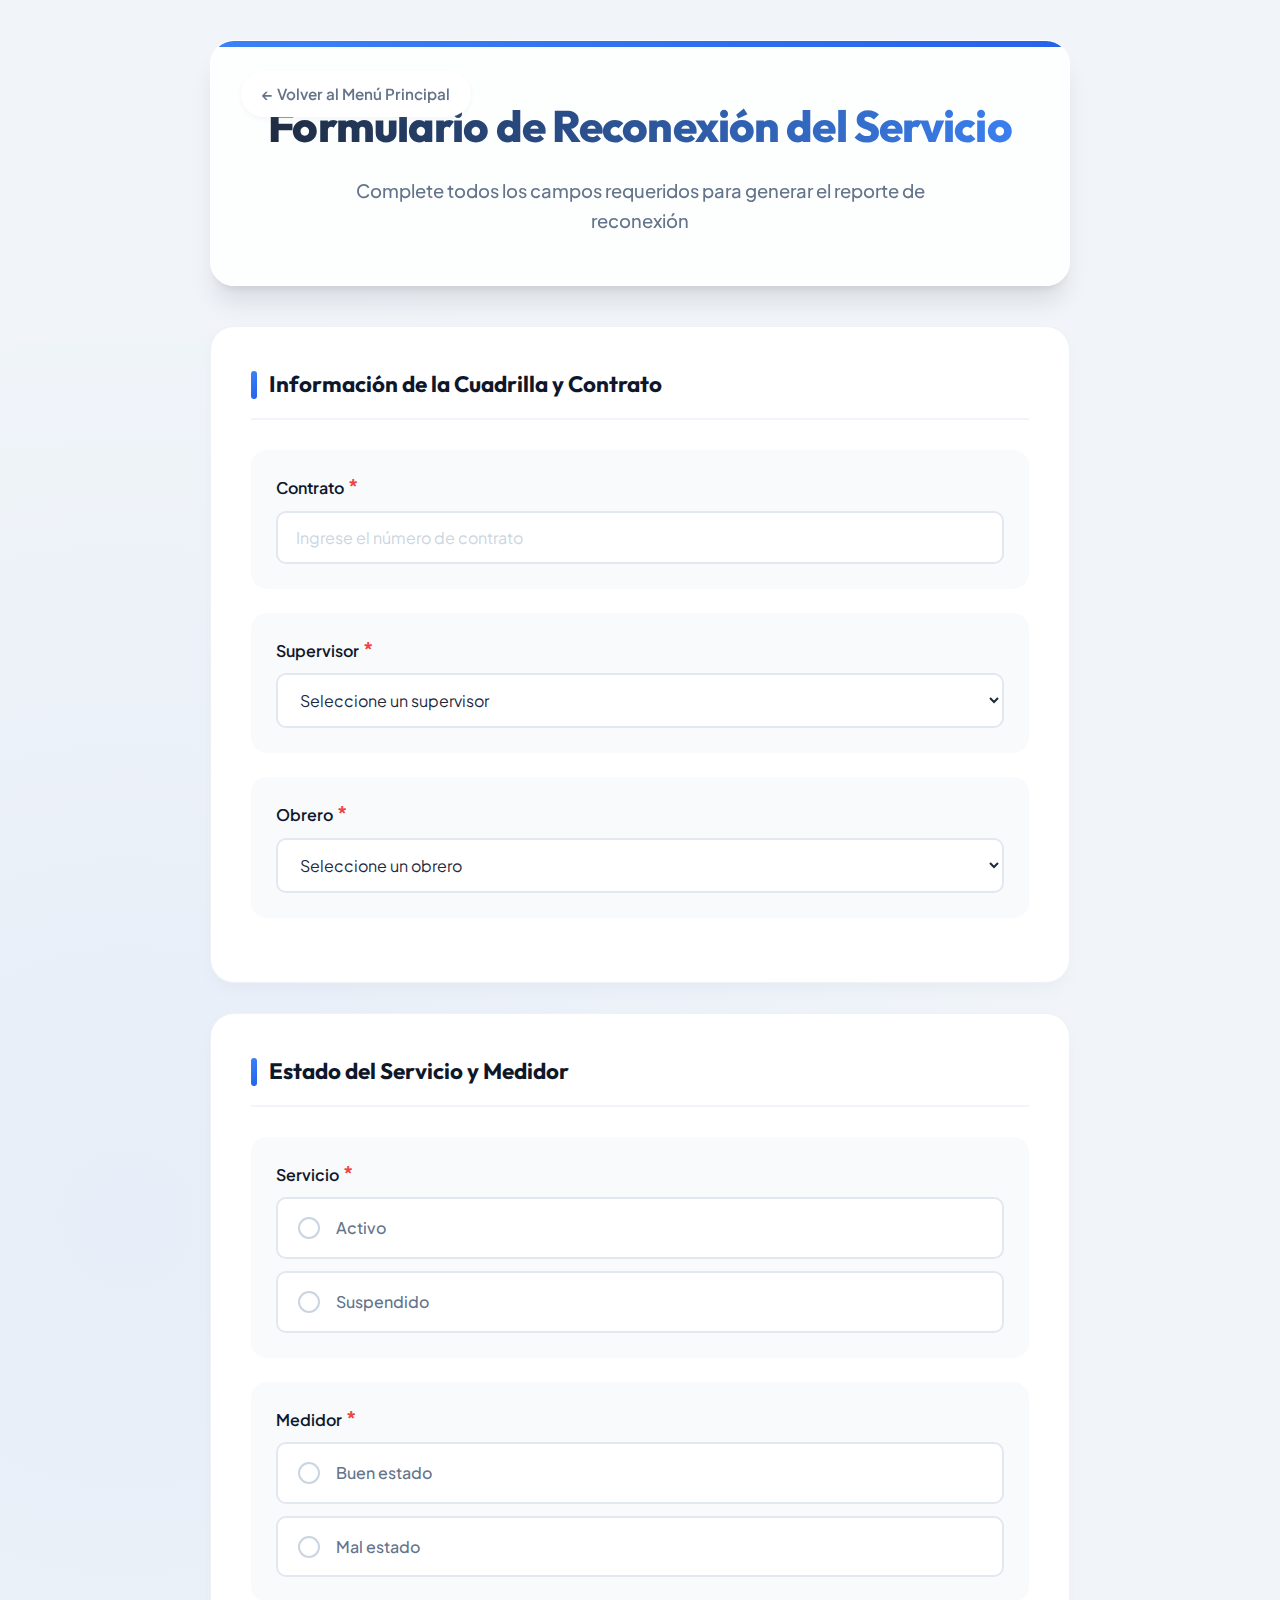
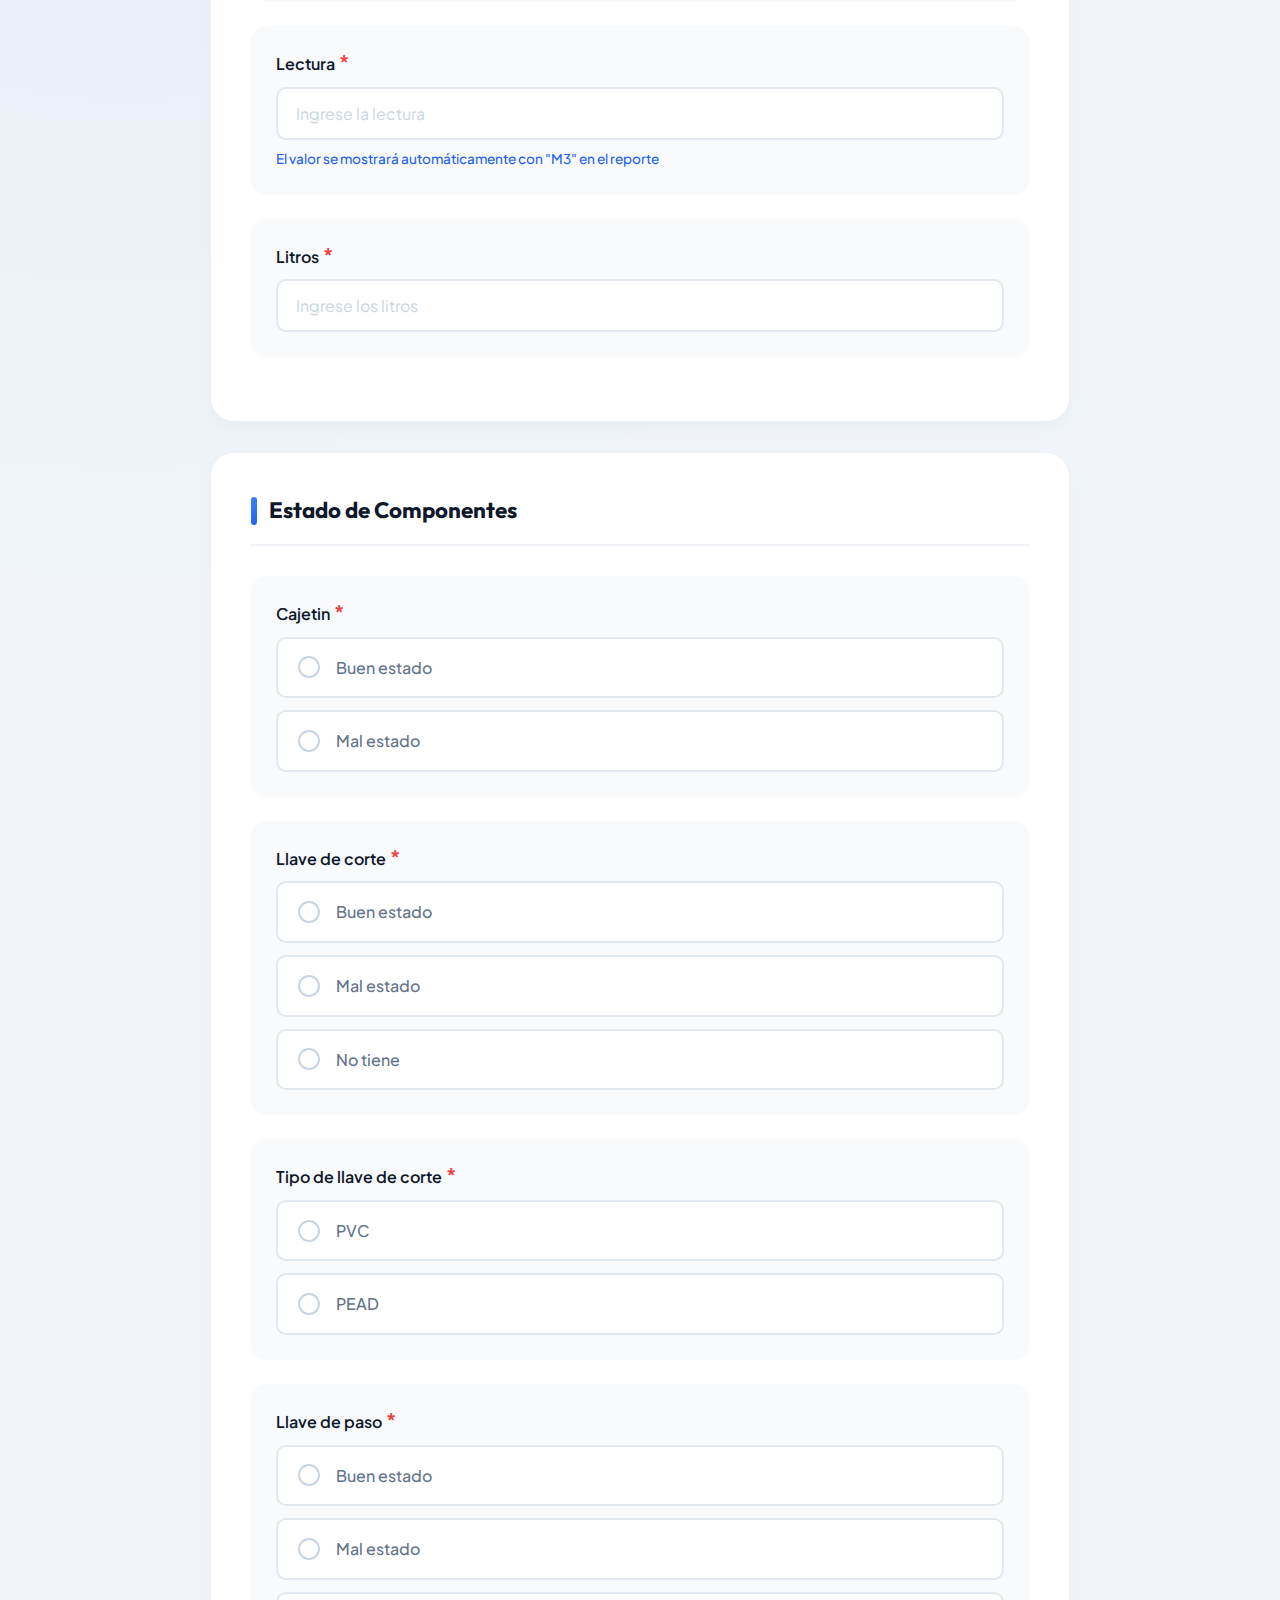
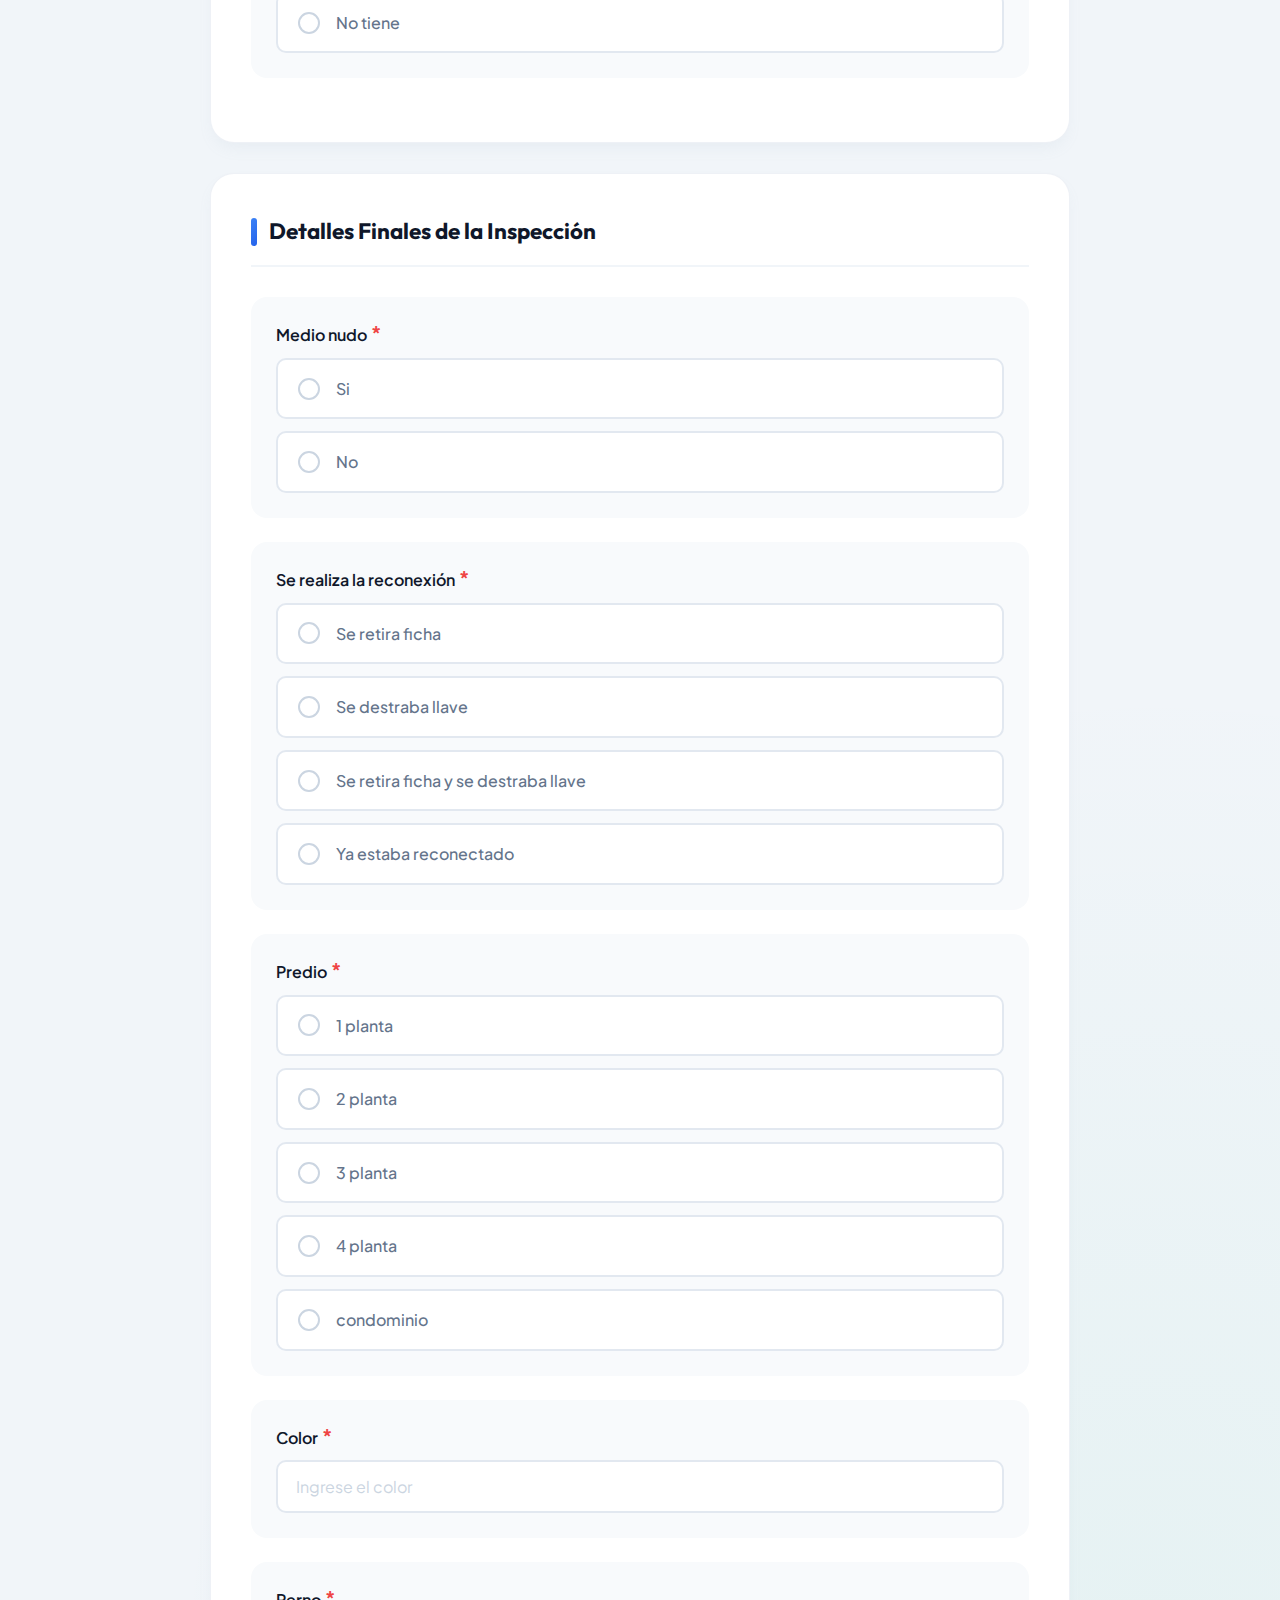
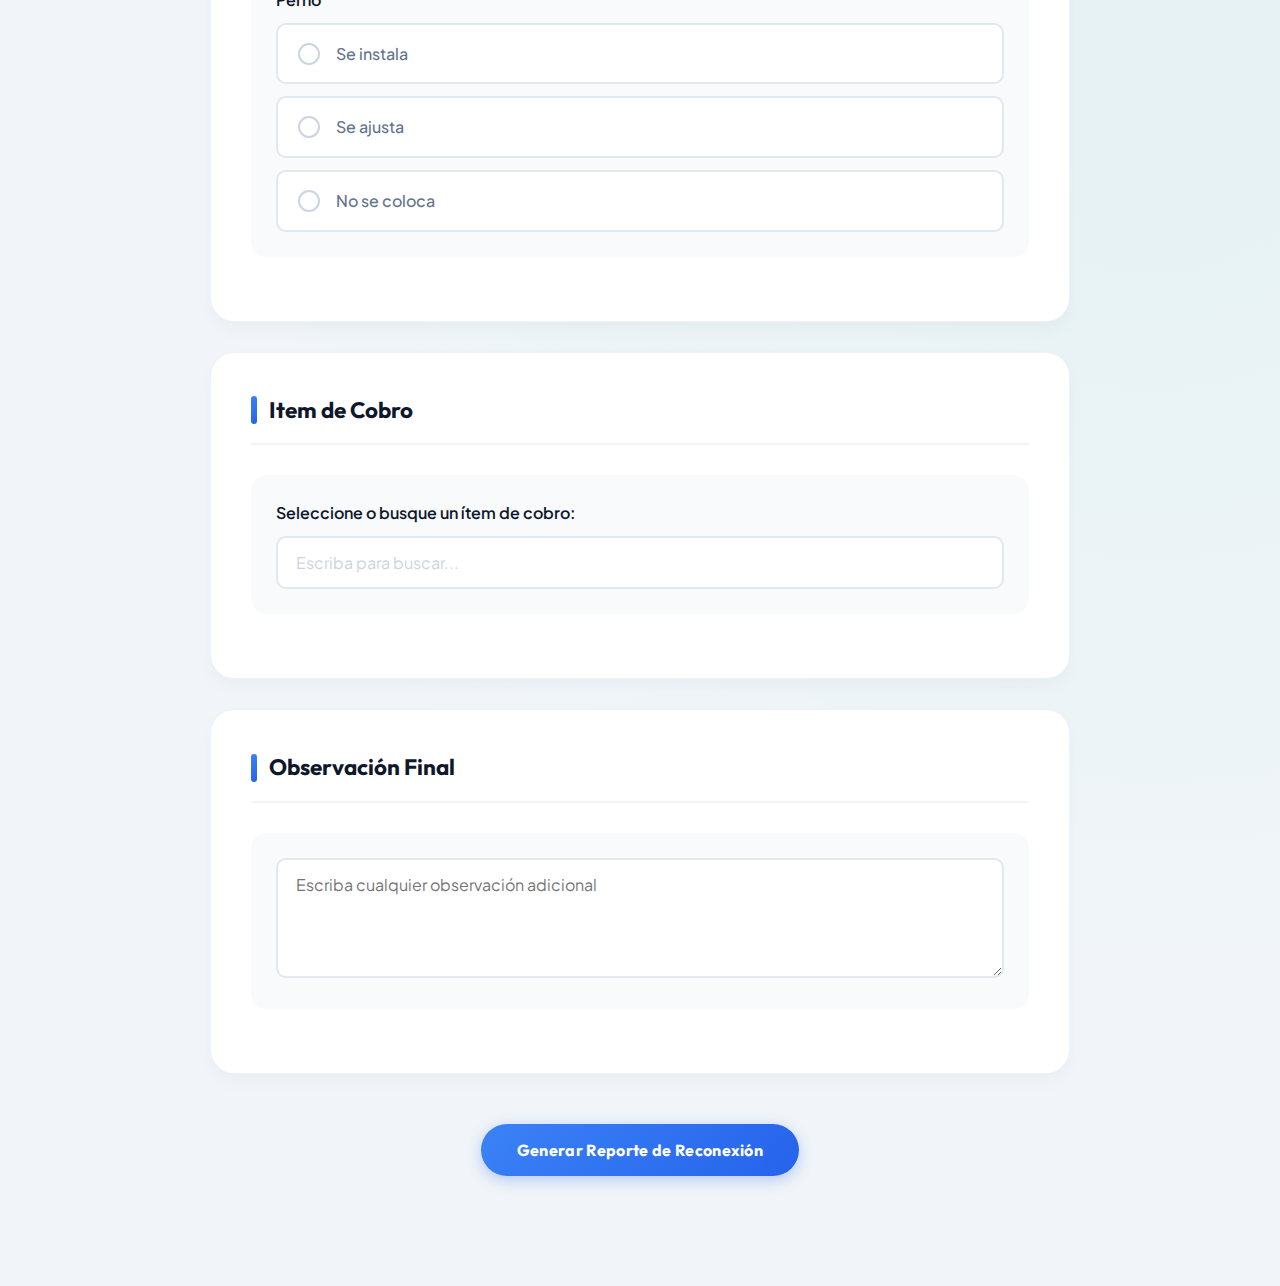
<file: reconexion.html>
<!DOCTYPE html>
<html lang="es">
<head>
    <meta charset="UTF-8">
    <meta name="viewport" content="width=device-width, initial-scale=1.0">
    <title>Reconexión del Servicio</title>
    <link rel="manifest" href="manifest.json">
    <link rel="apple-touch-icon" href="app-icon.png">
    <link rel="icon" type="image/png" href="app-icon.png">
    <meta name="theme-color" content="#f8fafc">
    <meta name="apple-mobile-web-app-capable" content="yes">
    <link rel="stylesheet" href="styles.css">
</head>
<body>
    <div class="container">
        <div id="formulario-reconexion" class="formulario active">
            <header>
                <h1>Formulario de Reconexión del Servicio</h1>
                <p>Complete todos los campos requeridos para generar el reporte de reconexión</p>
                <a href="index.html" class="btn-volver">← Volver al Menú Principal</a>
            </header>
            
            <form id="inspeccionFormReconexion">

                
                <div class="form-section">
                    <h2>Información de la Cuadrilla y Contrato</h2>
                    <div class="form-group">
                        <label for="contrato-reconexion" class="required">Contrato</label>
                        <input type="number" id="contrato-reconexion" name="contrato" required placeholder="Ingrese el número de contrato">
                    </div>
                    <div class="form-group">
                        <label for="supervisor-reconexion" class="required">Supervisor</label>
                        <select id="supervisor-reconexion" name="supervisor" required>
                            <option value="">Seleccione un supervisor</option>
                        </select>
                    </div>

                    <div class="form-group">
                        <label for="obrero-reconexion" class="required">Obrero</label>
                        <select id="obrero-reconexion" name="obrero" required>
                            <option value="">Seleccione un obrero</option>
                        </select>
                    </div>
                    
                    <div id="reconexion-cuadrilla-display" class="cuadrilla-display"></div>
                    

                </div>

                <div class="form-section">
                    <h2>Estado del Servicio y Medidor</h2>
                    <div class="form-group">
                        <label class="required">Servicio</label>
                        <div class="radio-group">
                            <label><input type="radio" name="servicio" value="Activo" required> Activo</label>
                            <label><input type="radio" name="servicio" value="Suspendido" required> Suspendido</label>
                        </div>
                    </div>
                    
                    <div class="form-group">
                        <label class="required">Medidor</label>
                        <div class="radio-group">
                            <label><input type="radio" name="medidor" value="Buen estado" required> Buen estado</label>
                            <label><input type="radio" name="medidor" value="Mal estado" required> Mal estado</label>
                        </div>
                        <div id="medidor-razon-reconexion" class="conditional-field">
                            <label for="medidor-razon-text-reconexion">¿Por qué?</label>
                            <input type="text" id="medidor-razon-text-reconexion" name="medidor_razon" placeholder="Explique el motivo del mal estado">
                        </div>
                    </div>
                    
                    <div class="form-group">
                        <label for="lectura-reconexion" class="required">Lectura</label>
                        <input type="number" id="lectura-reconexion" name="lectura" required placeholder="Ingrese la lectura">
                        <div class="field-note">El valor se mostrará automáticamente con "M3" en el reporte</div>
                    </div>
                    
                    <div class="form-group">
                        <label for="litros-reconexion" class="required">Litros</label>
                        <input type="number" id="litros-reconexion" name="litros" required placeholder="Ingrese los litros">
                    </div>
                </div>
                
                <div class="form-section">
                    <h2>Estado de Componentes</h2>
                    <div class="form-group">
                        <label class="required">Cajetin</label>
                        <div class="radio-group">
                            <label><input type="radio" name="cajetin" value="Buen estado" required> Buen estado</label>
                            <label><input type="radio" name="cajetin" value="Mal estado" required> Mal estado</label>
                        </div>
                        <div id="cajetin-razon-reconexion" class="conditional-field">
                            <label class="required">Seleccione el tipo de daño:</label>
                            <div class="radio-group">
                                <label><input type="radio" name="cajetin_tipo_dano" value="tapa dañada sin visor"> Tapa dañada sin visor</label>
                                <label><input type="radio" name="cajetin_tipo_dano" value="cajetin roto"> Cajetín roto</label>
                                <label><input type="radio" name="cajetin_tipo_dano" value="sin tapa"> Sin tapa</label>
                            </div>
                        </div>
                    </div>
                    
                    <div class="form-group">
                        <label class="required">Llave de corte</label>
                        <div class="radio-group">
                            <label><input type="radio" name="llave_corte" value="Buen estado" required> Buen estado</label>
                            <label><input type="radio" name="llave_corte" value="Mal estado" required> Mal estado</label>
                            <label><input type="radio" name="llave_corte" value="No tiene" required> No tiene</label>
                        </div>
                        <div id="llave-corte-razon-reconexion" class="conditional-field">
                            <label for="llave-corte-razon-text-reconexion">¿Por qué?</label>
                            <input type="text" id="llave-corte-razon-text-reconexion" name="llave_corte_razon" placeholder="Explique el motivo del mal estado">
                        </div>
                    </div>

                    <div class="form-group">
                        <label class="required">Tipo de llave de corte</label>
                        <div class="radio-group">
                            <label><input type="radio" name="tipo_llave" value="PVC"> PVC</label>
                            <label><input type="radio" name="tipo_llave" value="PEAD"> PEAD</label>
                        </div>
                    </div>
                    
                    <div class="form-group">
                        <label class="required">Llave de paso</label>
                        <div class="radio-group">
                            <label><input type="radio" name="llave_paso" value="Buen estado" required> Buen estado</label>
                            <label><input type="radio" name="llave_paso" value="Mal estado" required> Mal estado</label>
                            <div id="llave-paso-razon-reconexion" class="conditional-field">
                                <label for="llave-paso-razon-text-reconexion">¿Por qué?</label>
                                <input type="text" id="llave-paso-razon-text-reconexion" name="llave_paso_razon" placeholder="Explique el motivo del mal estado">
                            </div>
                            <label><input type="radio" name="llave_paso" value="No tiene" required> No tiene</label>
                        </div>
                    </div>
                </div>
                
                <div class="form-section">
                    <h2>Detalles Finales de la Inspección</h2>
                    <div class="form-group">
                        <label class="required">Medio nudo</label>
                        <div class="radio-group">
                            <label><input type="radio" name="medio_nudo" value="Si" required> Si</label>
                            <label><input type="radio" name="medio_nudo" value="No" required> No</label>
                        </div>
                        <div id="medio-nudo-accesorio-reconexion" class="conditional-field">
                            <label for="medio-nudo-accesorio-text-reconexion">¿Qué tipo de accesorio tiene?</label>
                            <input type="text" id="medio-nudo-accesorio-text-reconexion" name="medio_nudo_accesorio" placeholder="Especifique el tipo de accesorio">
                        </div>
                    </div>

                    <div class="form-group">
                        <label class="required">Se realiza la reconexión</label>
                        <div class="radio-group">
                            <label><input type="radio" name="reconexion" value="se retira ficha" required> Se retira ficha</label>
                            <label><input type="radio" name="reconexion" value="se destraba llave" required> Se destraba llave</label>
                            <label><input type="radio" name="reconexion" value="se retira ficha y se destraba llave" required> Se retira ficha y se destraba llave</label>
                            <label><input type="radio" name="reconexion" value="ya estaba reconectado" required> Ya estaba reconectado</label>
                        </div>
                    </div>
                    
                    <div class="form-group">
                        <label class="required">Predio</label>
                        <div class="radio-group">
                            <label><input type="radio" name="predio" value="1 planta" required> 1 planta</label>
                            <label><input type="radio" name="predio" value="2 planta" required> 2 planta</label>
                            <label><input type="radio" name="predio" value="3 planta" required> 3 planta</label>
                            <label><input type="radio" name="predio" value="4 planta" required> 4 planta</label>
                            <label><input type="radio" name="predio" value="condominio" required> condominio</label>
                        </div>
                    </div>
                    
                    <div class="form-group">
                        <label for="color-reconexion" class="required">Color</label>
                        <input type="text" id="color-reconexion" name="color" required placeholder="Ingrese el color">
                    </div>
                    
                    <div class="form-group">
                        <label class="required">Perno</label>
                        <div class="radio-group">
                            <label><input type="radio" name="perno" value="Se instala" required> Se instala</label>
                            <label><input type="radio" name="perno" value="Se ajusta" required> Se ajusta</label>
                            <label><input type="radio" name="perno" value="No se coloca" required> No se coloca</label>
                        </div>
                        <div id="perno-razon-reconexion" class="conditional-field">
                            <label class="required">Seleccione la razón:</label>
                            <div class="radio-group">
                                <label><input type="radio" name="perno_razon" value="no hay en stock"> No hay en stock</label>
                                <label><input type="radio" name="perno_razon" value="tapa dañada"> Tapa dañada</label>
                                <label><input type="radio" name="perno_razon" value="No se puede ajustar perno"> No se puede ajustar perno</label>
                            </div>
                        </div>
                    </div>
                </div>
                
                <div class="form-section">
                    <h2>Item de Cobro</h2>
                    <div class="form-group">
                        <label for="search-item-cobro">Seleccione o busque un ítem de cobro:</label>
                        <div class="custom-search-container">
                            <input type="text" id="search-item-cobro" placeholder="Escriba para buscar..." autocomplete="off">
                            <input type="hidden" id="selected-item-cobro" name="item_cobro">
                            <ul id="results-item-cobro" class="search-results"></ul>
                        </div>
                    </div>
                </div>
                
                <div class="form-section">
                    <h2>Observación Final</h2>
                    <div class="form-group">
                        <textarea id="observacion-reconexion" name="observacion" rows="3" placeholder="Escriba cualquier observación adicional"></textarea>
                    </div>
                </div>
                
                <div class="buttons">
                    <button type="button" class="btn-submit" onclick="generarResumenReconexion()">Generar Reporte de Reconexión</button>
                    <!-- <button type="button" class="btn-guardar" onclick="guardarReconexionEnSheets()">💾 Guardar en Google Sheets</button> -->
                </div>
            </form>
            
            <div id="resumen-reconexion" class="resumen">
                <div class="success-message">
                    <h2>¡Reporte de Reconexión Generado!</h2>
                    <p>El siguiente es el resumen de la tarea realizada:</p>
                </div>
                
                <h2>Resumen de la Reconexión</h2>
                <button id="copiar-resumen-reconexion" class="btn-copiar">📋 Copiar Resumen</button>
                <div class="resumen-content" id="resumen-contenido-reconexion"></div>
                
                <div class="buttons" style="margin-top: 20px;">
                    <a href="index.html" class="btn-volver">Volver al Menú Principal</a>
                    <button type="button" style="background-color: #0e4f88; margin-left: 10px;" onclick="volverAlFormulario('reconexion')">Realizar Otro Reconexión</button>
                </div>
            </div>
        </div>
    </div>
    <script src="js/common.js"></script>
    <script src="js/reconexion.js"></script>
    <script src="js/googleSheets.js"></script>
</body>
</html>
</file>
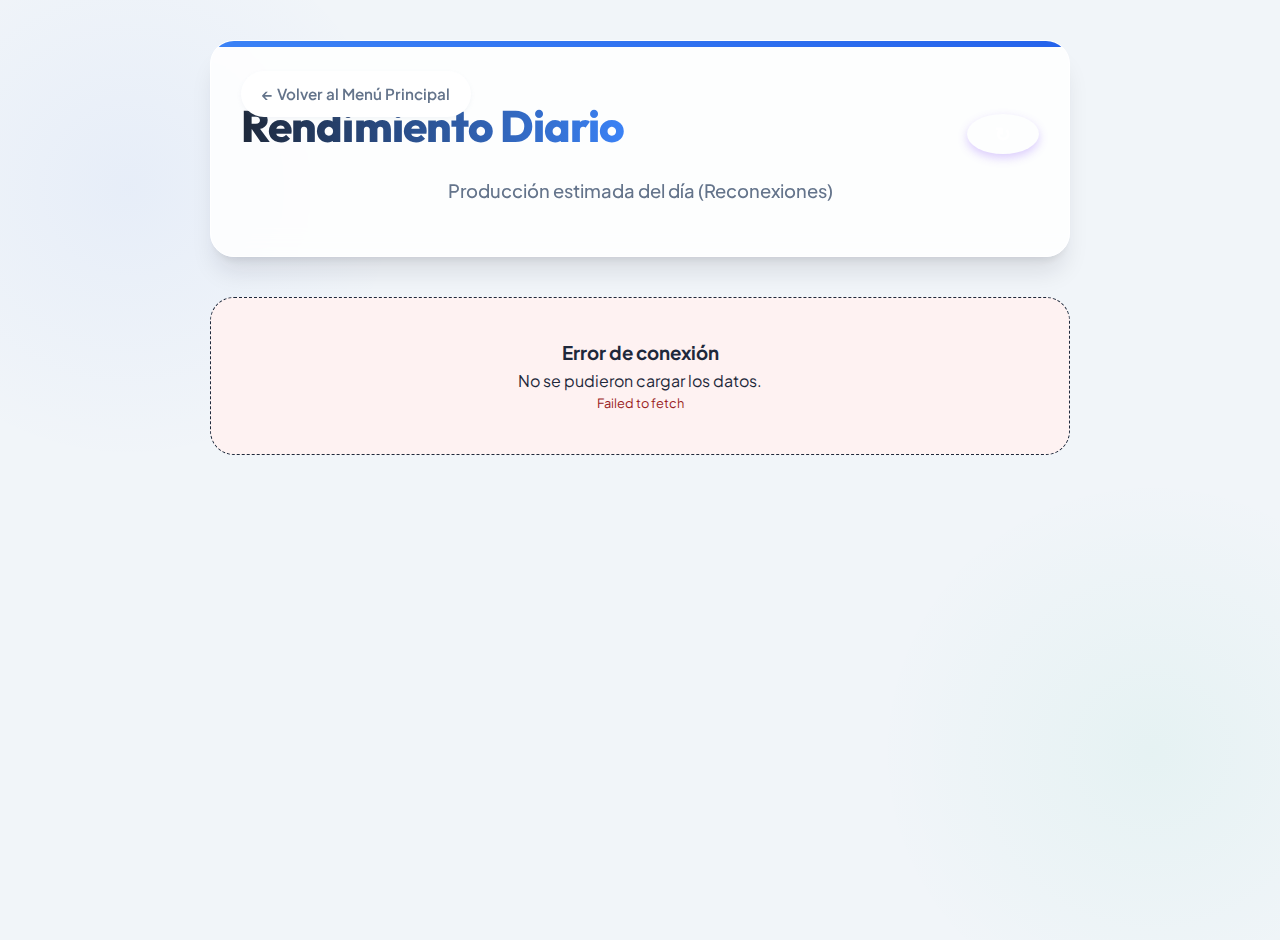
<file: rendimiento.html>
<!DOCTYPE html>
<html lang="es">
<head>
    <meta charset="UTF-8">
    <meta name="viewport" content="width=device-width, initial-scale=1.0">
    <title>Rendimiento Diario</title>
    <link rel="manifest" href="manifest.json">
    <link rel="apple-touch-icon" href="app-icon.png">
    <link rel="icon" type="image/png" href="app-icon.png">
    <meta name="theme-color" content="#f8fafc">
    <meta name="apple-mobile-web-app-capable" content="yes">
    <link rel="stylesheet" href="styles.css">
    <style>
        .chart-container {
            margin-top: 20px;
        }
        .loading {
            text-align: center;
            padding: 40px;
            color: var(--text-sec);
        }
        .cuadrilla-bar {
            margin-bottom: 20px;
            background: white;
            padding: 15px;
            border-radius: var(--radius-sm);
            border: 1px solid #f1f5f9;
            box-shadow: 0 2px 4px rgba(0,0,0,0.02);
            transition: transform 0.2s;
        }
        .cuadrilla-bar:hover {
            transform: translateX(5px);
            border-color: var(--tech-cyan);
        }
        .bar-header {
            display: flex;
            justify-content: space-between;
            margin-bottom: 8px;
            font-size: 0.9rem;
            font-weight: 600;
        }
        .cuadrilla-name {
            color: var(--text-primary);
        }
        .cuadrilla-total {
            color: var(--tech-blue);
            font-family: 'Orbitron', sans-serif;
        }
        .progress-bg {
            height: 12px;
            background: #f1f5f9;
            border-radius: 6px;
            overflow: hidden;
        }
        .progress-fill {
            height: 100%;
            background: linear-gradient(90deg, var(--tech-cyan), var(--tech-blue));
            border-radius: 6px;
            width: 0%;
            transition: width 1s cubic-bezier(0.4, 0, 0.2, 1);
        }
        .empty-state {
            text-align: center;
            padding: 40px;
            background: #f8fafc;
            border-radius: var(--radius-lg);
            border: 1px dashed #cbd5e1;
        }
        .refresh-btn {
            background: var(--tech-violet);
            color: white;
            border: none;
            width: 40px;
            height: 40px;
            border-radius: 50%;
            display: flex;
            align-items: center;
            justify-content: center;
            font-size: 1.2rem;
            cursor: pointer;
            box-shadow: 0 4px 10px rgba(139, 92, 246, 0.3);
            transition: all 0.3s;
        }
        .refresh-btn:hover {
            transform: rotate(180deg);
        }
        .header-with-action {
            display: flex;
            justify-content: space-between;
            align-items: center;
        }
    </style>
</head>
<body>
    <div class="container">
        <div class="formulario active">
            <header>
                <div class="header-with-action">
                    <h1>Rendimiento Diario</h1>
                    <button id="btn-refresh" class="refresh-btn" title="Actualizar datos">↻</button>
                </div>
                <p>Producción estimada del día (Reconexiones)</p>
                <a href="index.html" class="btn-volver">← Volver al Menú Principal</a>
            </header>
            
            <div id="dashboard-content" class="chart-container">
                <div class="loading">
                    <p>Cargando datos del servidor...</p>
                </div>
            </div>
            
            <div class="info-message" style="margin-top: 30px;">
                <strong>Nota:</strong> Estos valores son calculados según los ítems de cobro registrados hoy.
            </div>
        </div>
    </div>

    <!-- Scripts -->
    <script src="js/googleSheets.js"></script> <!-- Para la URL base -->
    <script src="js/rendimiento.js"></script>
</body>
</html>
</file>
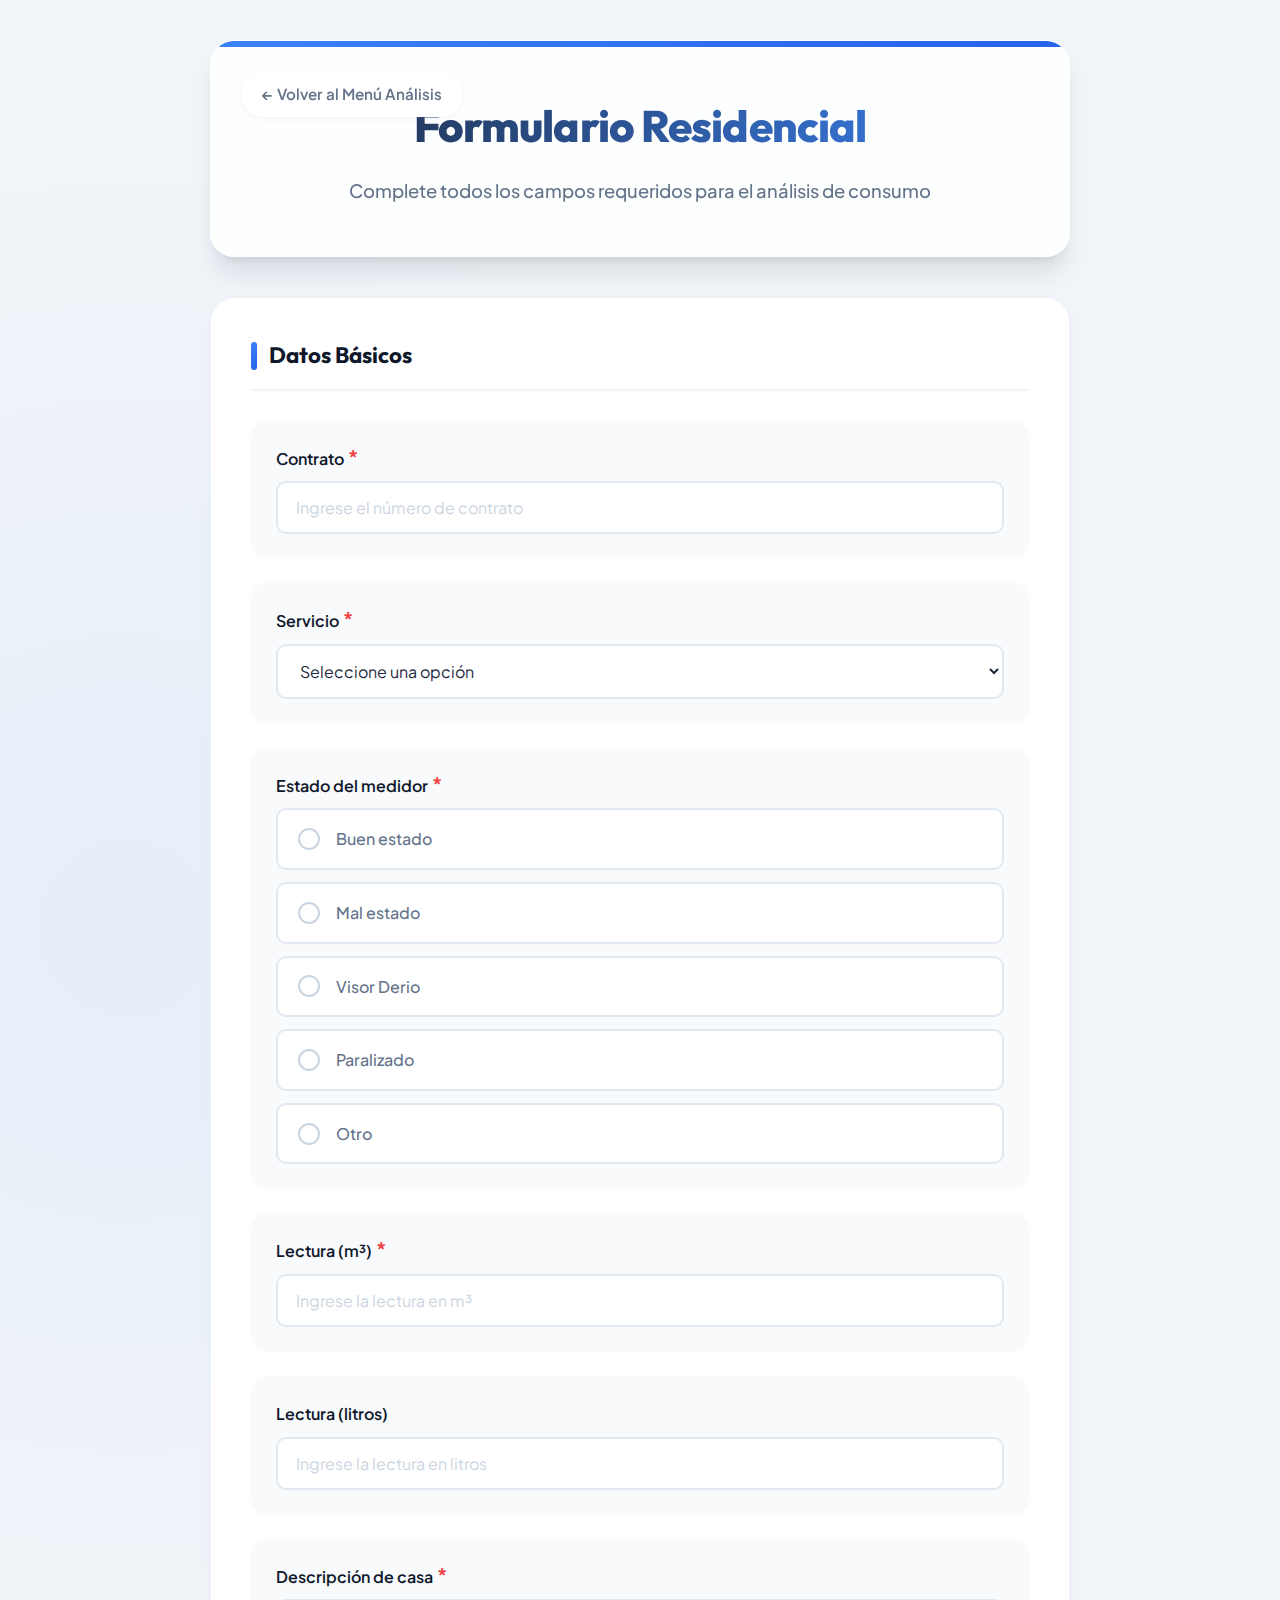
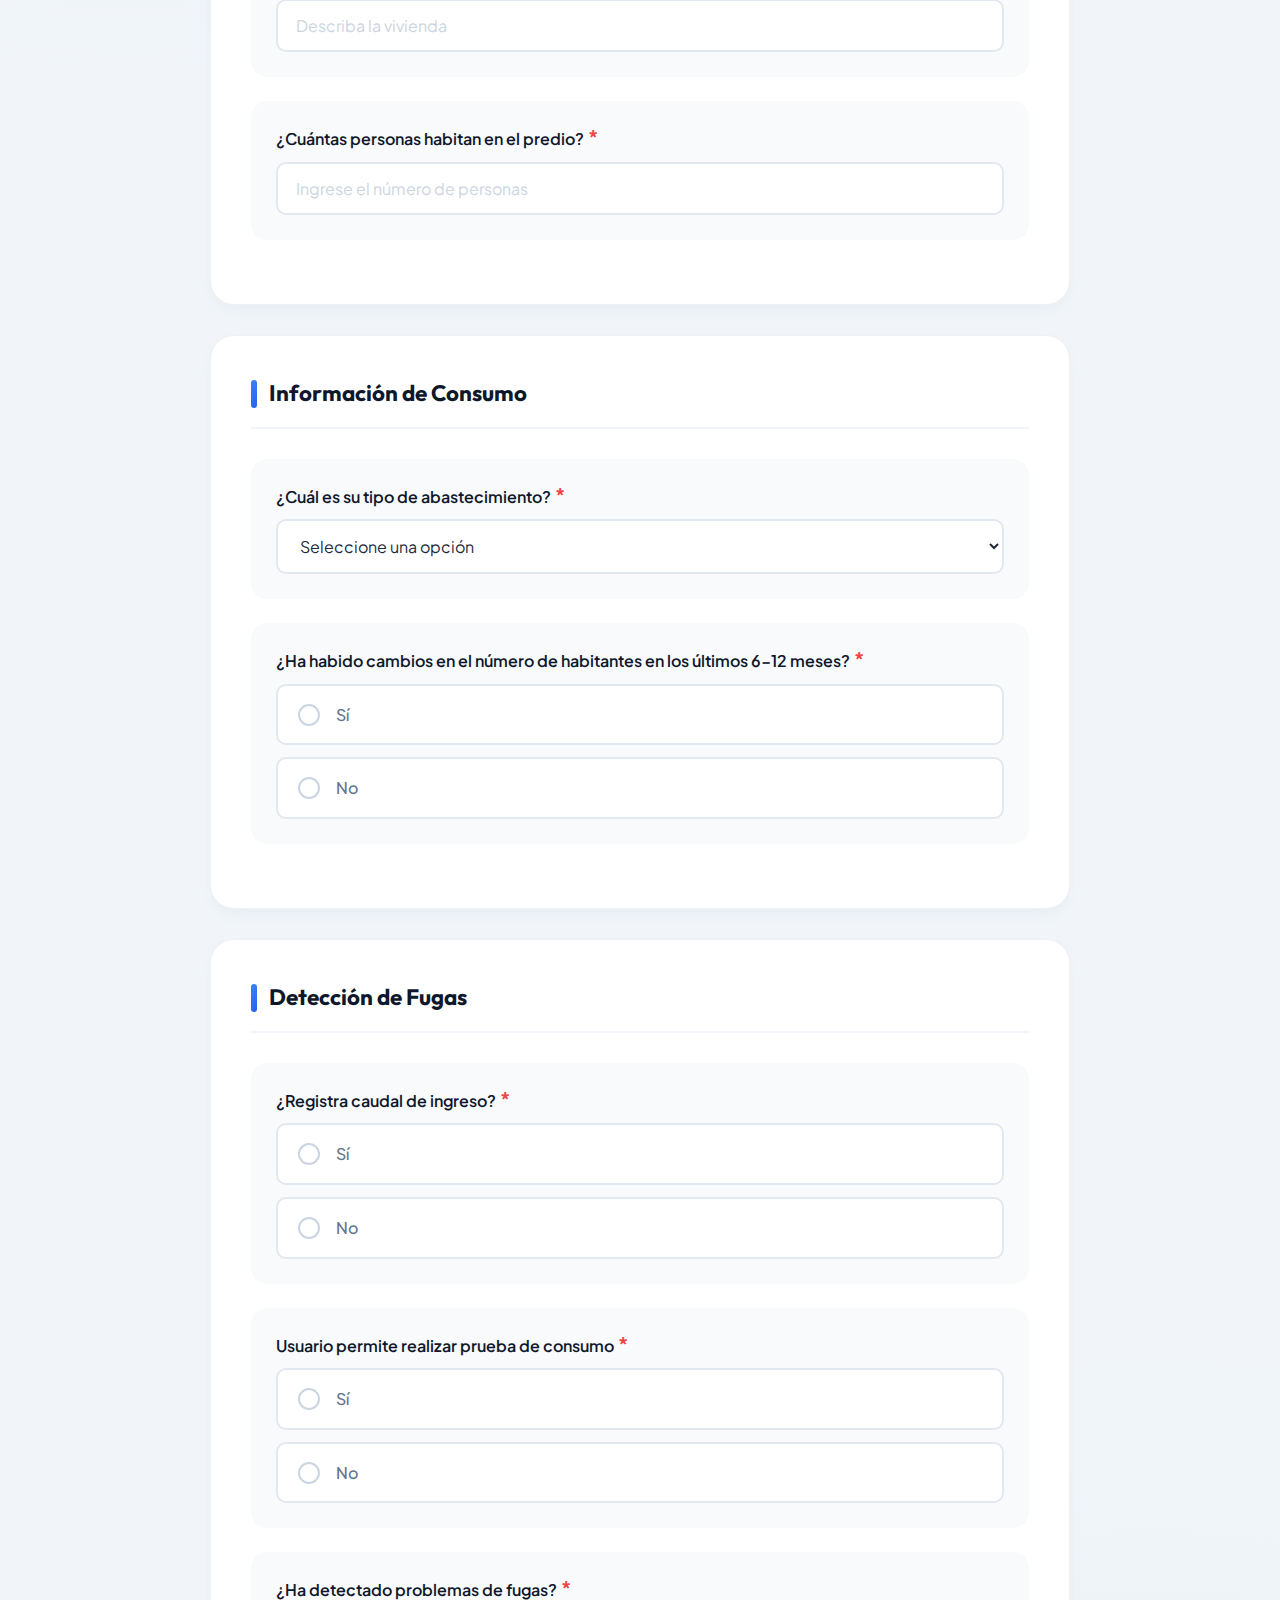
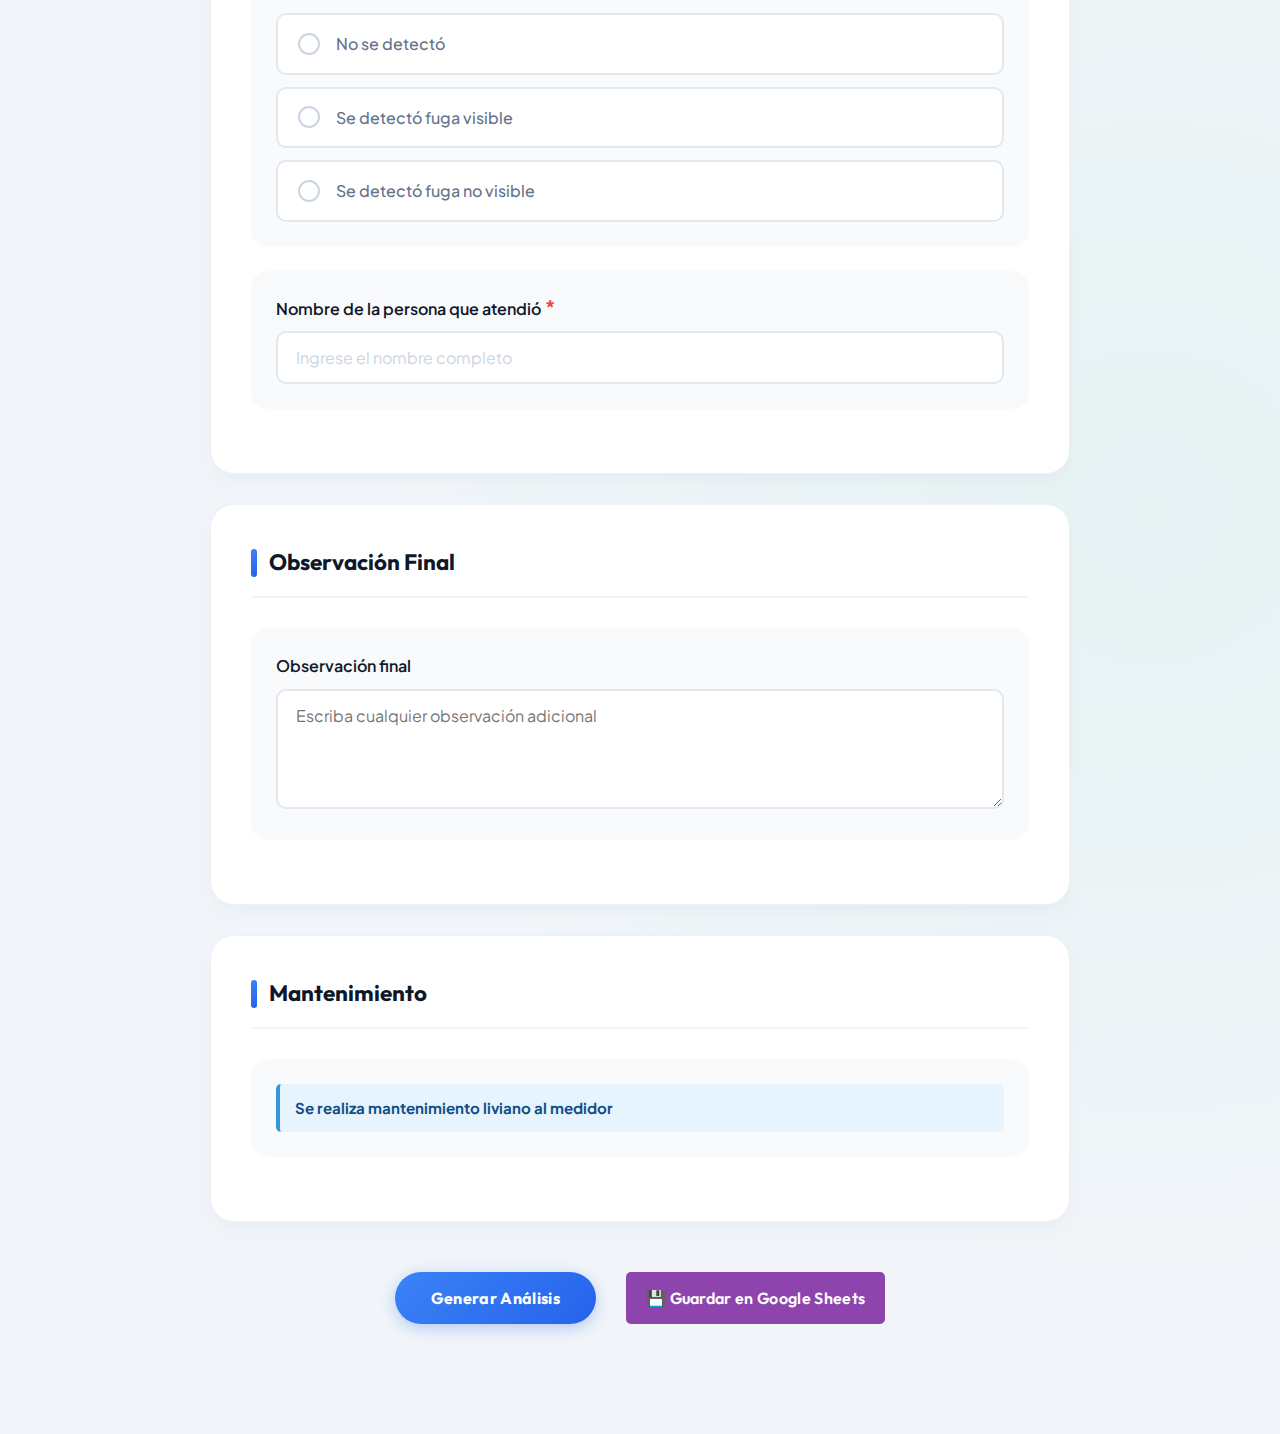
<file: residencial.html>
<!DOCTYPE html>
<html lang="es">
<head>
    <meta charset="UTF-8">
    <meta name="viewport" content="width=device-width, initial-scale=1.0">
    <title>Análisis Residencial</title>
    <link rel="stylesheet" href="styles.css">
</head>
<body>
    <div class="container">
        <div id="formulario-residencial" class="formulario active">
            <header>
                <h1>Formulario Residencial</h1>
                <p>Complete todos los campos requeridos para el análisis de consumo</p>
                <a href="analisis.html" class="btn-volver">← Volver al Menú Análisis</a>
            </header>
            
            <form id="formResidencial">
                <div class="form-section">
                    <h2>Datos Básicos</h2>
                    
                    <div class="form-group">
                        <label for="res-contrato" class="required">Contrato</label>
                        <input type="number" id="res-contrato" name="contrato" required placeholder="Ingrese el número de contrato">
                    </div>
                    
                    <div class="form-group">
                        <label for="res-servicio" class="required">Servicio</label>
                        <select id="res-servicio" name="servicio" required>
                            <option value="">Seleccione una opción</option>
                            <option value="Activo">Activo</option>
                            <option value="Suspendido">Suspendido</option>
                        </select>
                    </div>
                    
                    <div class="form-group">
                        <label class="required">Estado del medidor</label>
                        <div class="radio-group">
                            <label><input type="radio" name="estado_medidor" value="Buen estado" required> Buen estado</label>
                            <label><input type="radio" name="estado_medidor" value="Mal estado" required> Mal estado</label>
                            <label><input type="radio" name="estado_medidor" value="Visor Derio" required> Visor Derio</label>
                            <label><input type="radio" name="estado_medidor" value="Paralizado" required> Paralizado</label>
                            <label><input type="radio" name="estado_medidor" value="Otro" required> Otro</label>
                        </div>
                        
                        <div id="res-estado-medidor-otro-field" class="conditional-field">
                            <label for="res-estado-medidor-otro">Especifique el estado del medidor:</label>
                            <input type="text" id="res-estado-medidor-otro" name="estado_medidor_otro" placeholder="Ingrese el estado del medidor">
                        </div>
                        
                        <div id="res-cadena-custodio" class="conditional-field">
                            <div style="background-color: #f8f9fa; padding: 15px; border-radius: 5px; border-left: 3px solid #f39c12; margin-top: 10px;">
                                <label for="res-numero-modificacion">Se realiza cadena de custodio, número de sello, se modifica número</label>
                                <input type="number" id="res-numero-modificacion" name="numero_modificacion" 
                                    placeholder="00" style="width: 100px; margin: 0 5px;">
                                por revisión de medida, se instala medidor
                            </div>
                        </div>
                    </div>
                    
                    <div class="form-group">
                        <label for="res-lectura-m3" class="required">Lectura (m³)</label>
                        <input type="number" id="res-lectura-m3" name="lectura_m3" required placeholder="Ingrese la lectura en m³">
                    </div>
                    
                    <div class="form-group">
                        <label for="res-lectura-litros">Lectura (litros)</label>
                        <input type="number" id="res-lectura-litros" name="lectura_litros" placeholder="Ingrese la lectura en litros">
                    </div>
                    
                    <div class="form-group">
                        <label for="res-descripcion" class="required">Descripción de casa</label>
                        <input type="text" id="res-descripcion" name="descripcion" required placeholder="Describa la vivienda">
                    </div>
                    
                    <div class="form-group">
                        <label for="res-personas" class="required">¿Cuántas personas habitan en el predio?</label>
                        <input type="number" id="res-personas" name="personas" required placeholder="Ingrese el número de personas">
                    </div>
                </div>
                
                <div class="form-section">
                    <h2>Información de Consumo</h2>
                    
                    <div class="form-group">
                        <label for="res-abastecimiento" class="required">¿Cuál es su tipo de abastecimiento?</label>
                        <select id="res-abastecimiento" name="abastecimiento" required>
                            <option value="">Seleccione una opción</option>
                            <option value="Directo">Directo</option>
                            <option value="Cisterna">Cisterna</option>
                            <option value="Tanque elevado">Tanque elevado</option>
                            <option value="Otro">Otro</option>
                        </select>
                        <div id="res-abastecimiento-otro" class="conditional-field">
                            <label for="res-abastecimiento-otro-text">Especifique el tipo de abastecimiento</label>
                            <input type="text" id="res-abastecimiento-otro-text" name="abastecimiento_otro" placeholder="Ingrese el tipo de abastecimiento">
                        </div>
                    </div>

                    <div class="form-group">
                        <label class="required">¿Ha habido cambios en el número de habitantes en los últimos 6-12 meses?</label>
                        <div class="radio-group">
                            <label><input type="radio" name="cambios_habitantes" value="Sí" required> Sí</label>
                            <label><input type="radio" name="cambios_habitantes" value="No" required> No</label>
                        </div>
                    </div>
                </div>
                
                <div class="form-section">
                    <h2>Detección de Fugas</h2>
                    
                    <div class="form-group">
                        <label class="required">¿Registra caudal de ingreso?</label>
                        <div class="radio-group">
                            <label><input type="radio" name="caudal_ingreso" value="Sí" required> Sí</label>
                            <label><input type="radio" name="caudal_ingreso" value="No" required> No</label>
                        </div>
                        <div id="res-caudal-detalle" class="conditional-field">
                            <label for="res-caudal-cantidad">Cuantificar registro (Litros/min)</label>
                            <input type="number" id="res-caudal-cantidad" name="caudal_cantidad" placeholder="Ingrese los litros por minuto">
                        </div>
                    </div>
                    
                    <div class="form-group">
                        <label class="required">Usuario permite realizar prueba de consumo</label>
                        <div class="radio-group">
                            <label><input type="radio" name="prueba_consumo" value="Sí" required> Sí</label>
                            <label><input type="radio" name="prueba_consumo" value="No" required> No</label>
                        </div>
                        
                        <div id="res-prueba-no-detalle" class="conditional-field">
                            <label class="required">Especifique la razón:</label>
                            <div class="radio-group">
                                <label><input type="radio" name="prueba_razon" value="usuario ausente"> Usuario ausente</label>
                                <label><input type="radio" name="prueba_razon" value="usuario no permite el ingreso"> Usuario no permite el ingreso</label>
                                <label><input type="radio" name="prueba_razon" value="otra"> Otra</label>
                            </div>
                            
                            <div id="res-usuario-no-permite" class="conditional-field" style="margin-top: 10px;">
                                <label for="res-motivo-no-permite">Motivo:</label>
                                <input type="text" id="res-motivo-no-permite" name="motivo_no_permite" placeholder="Ingrese el motivo">
                            </div>
                            
                            <div id="res-otra-razon" class="conditional-field" style="margin-top: 10px;">
                                <label for="res-otra-razon-text">Especifique:</label>
                                <input type="text" id="res-otra-razon-text" name="otra_razon" placeholder="Ingrese la razón">
                            </div>
                        </div>
                    </div>
                    
                    <div class="form-group" id="res-fugas-group">
                        <label class="required">¿Ha detectado problemas de fugas?</label>
                        <div class="radio-group">
                            <label><input type="radio" name="fugas_detectadas" value="No se detecto" required> No se detectó</label>
                            <label><input type="radio" name="fugas_detectadas" value="Se detectó fuga visible" required> Se detectó fuga visible</label>
                            <label><input type="radio" name="fugas_detectadas" value="Se detectó fuga no visible" required> Se detectó fuga no visible</label>
                        </div>
                        
                        <div id="res-no-se-detecto" class="conditional-field">
                            <label for="res-puntos-agua-no">Se revisaron</label>
                            <input type="number" id="res-puntos-agua-no" name="puntos_agua_no" placeholder="00" min="1" max="99" style="width: 80px; display: inline-block; margin: 0 5px;">
                            puntos de agua y se identificó que no existe fuga
                        </div>
                        
                        <div id="res-fuga-visible-detalle" class="conditional-field">
                            <label for="res-puntos-agua-si">Se revisaron</label>
                            <input type="number" id="res-puntos-agua-si" name="puntos_agua_si" placeholder="00" min="1" max="99" style="width: 80px; display: inline-block; margin: 0 5px;">
                            puntos de agua y se identificó que existe fuga en:
                            <input type="text" id="res-ubicacion-fuga-detalle" name="ubicacion_fuga_detalle" placeholder="Describa la ubicación de la fuga" style="margin-top: 10px;">
                        </div>
                        
                        <div id="res-recomendacion-fugas" class="info-message">
                            <strong>Recomendación:</strong> Se recomienda al usuario el servicio de detección y reparación de fugas
                        </div>
                    </div>
                    
                    <div class="form-group" id="res-persona-atendio-group">
                        <label for="res-persona-atendio" class="required">Nombre de la persona que atendió</label>
                        <input type="text" id="res-persona-atendio" name="persona_atendio" required placeholder="Ingrese el nombre completo">
                    </div>
                </div>

                <div class="form-section">
                    <h2>Observación Final</h2>
                    <div class="form-group">
                        <label for="res-observacion">Observación final</label>
                        <textarea id="res-observacion" name="observacion" rows="4" placeholder="Escriba cualquier observación adicional"></textarea>
                    </div>
                </div>
                
                <div class="form-section">
                    <h2>Mantenimiento</h2>
                    <div class="form-group">
                        <div style="background-color: #e8f4fd; color: #0e4f88; padding: 12px 15px; border-left: 4px solid #3498db; border-radius: 5px; font-size: 15px;">
                            <strong>Se realiza mantenimiento liviano al medidor</strong>
                        </div>
                    </div>
                </div>

                <div class="buttons">
                    <button type="button" class="btn-submit" onclick="generarResumenResidencial()">Generar Análisis</button>
                    <button type="button" class="btn-guardar" onclick="guardarResidencialEnSheets()">💾 Guardar en Google Sheets</button>
                </div>
            </form>
            
            <div id="resumen-residencial" class="resumen">
                <div class="success-message">
                    <h2>¡Análisis Residencial Generado!</h2>
                    <p>El siguiente es el resumen del análisis realizado:</p>
                </div>
                
                <h2>Resumen del Análisis Residencial</h2>
                <button id="copiar-resumen-residencial" class="btn-copiar">📋 Copiar Resumen</button>
                <div class="resumen-content" id="resumen-contenido-residencial"></div>
                
                <div class="buttons" style="margin-top: 20px;">
                    <a href="analisis.html" class="btn-volver">Volver al Menú Análisis</a>
                    <button type="button" style="background-color: #0e4f88; margin-left: 10px;" onclick="volverAlFormulario('residencial')">Realizar Otro Análisis</button>
                </div>
            </div>
        </div>
    </div>
    <script src="js/common.js"></script>
    <script src="js/residencial.js"></script>
    <script src="js/googleSheets.js"></script>
</body>
</html>
</file>
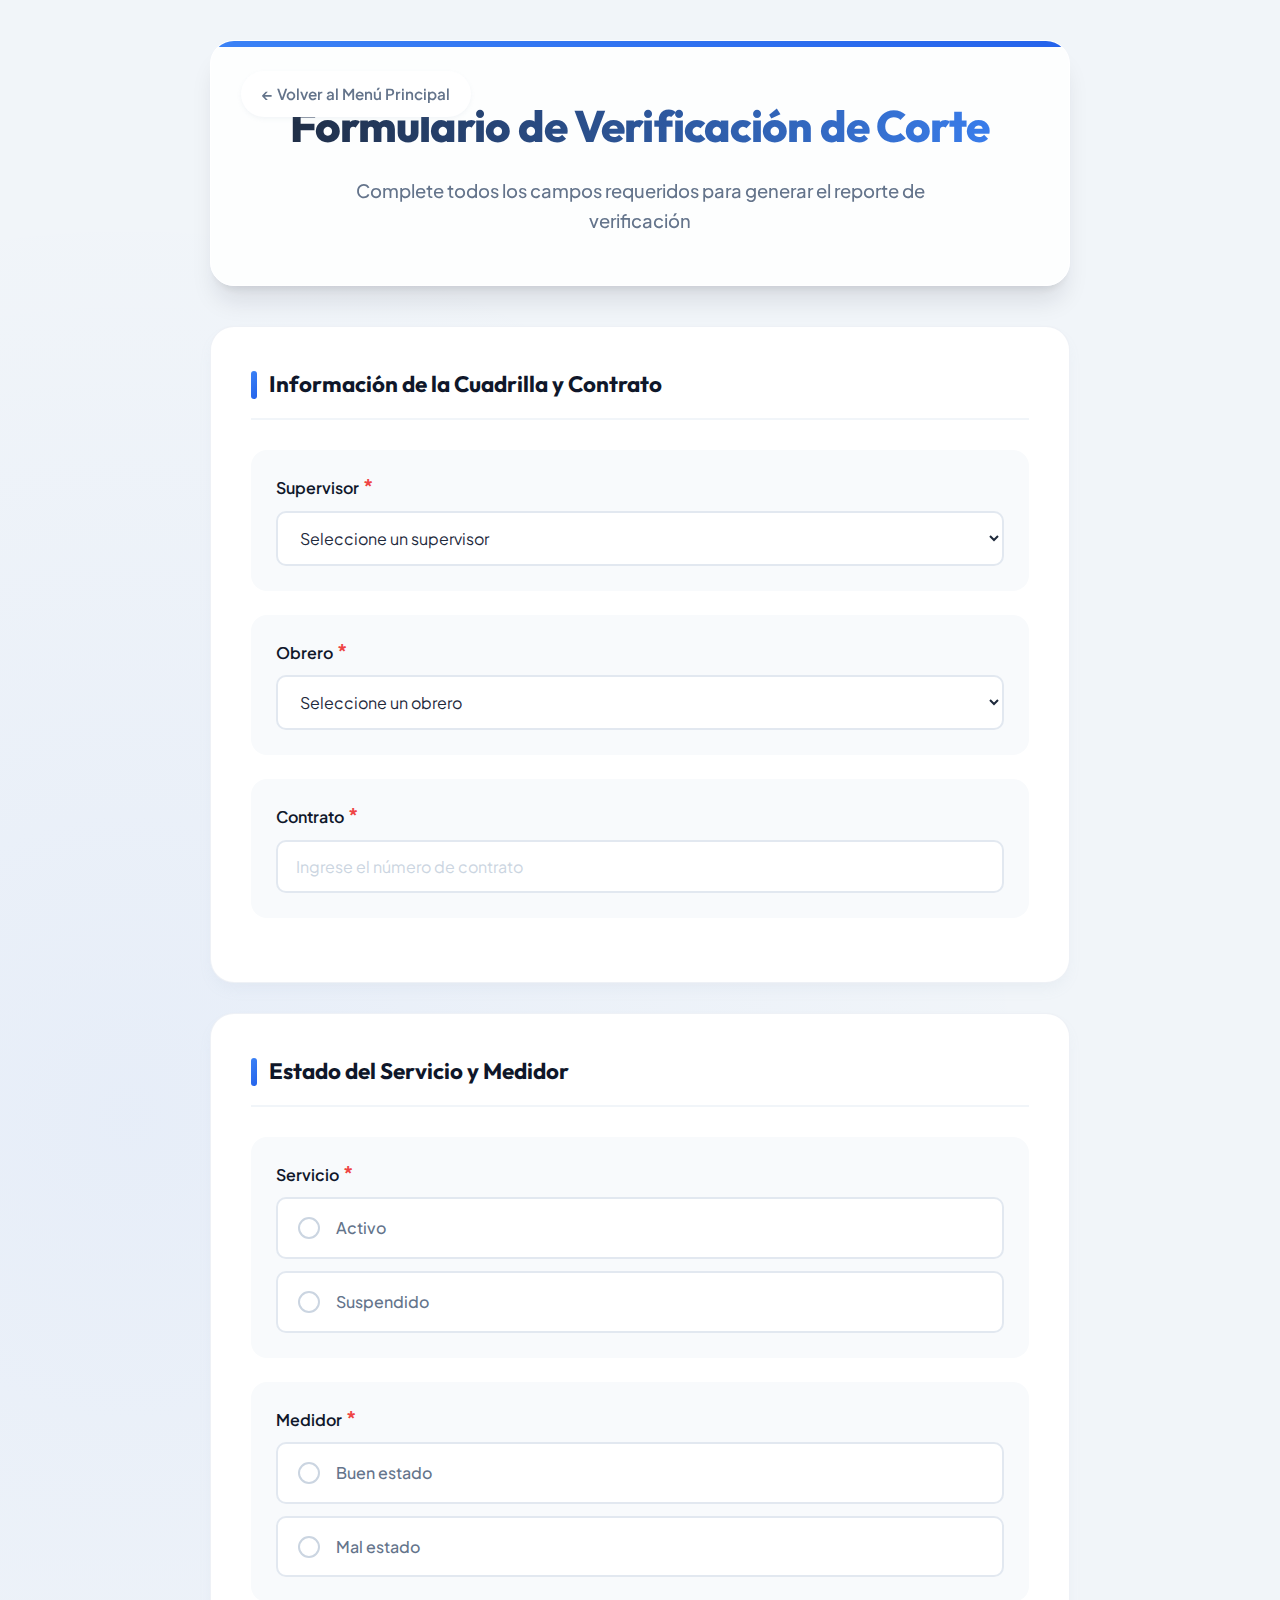
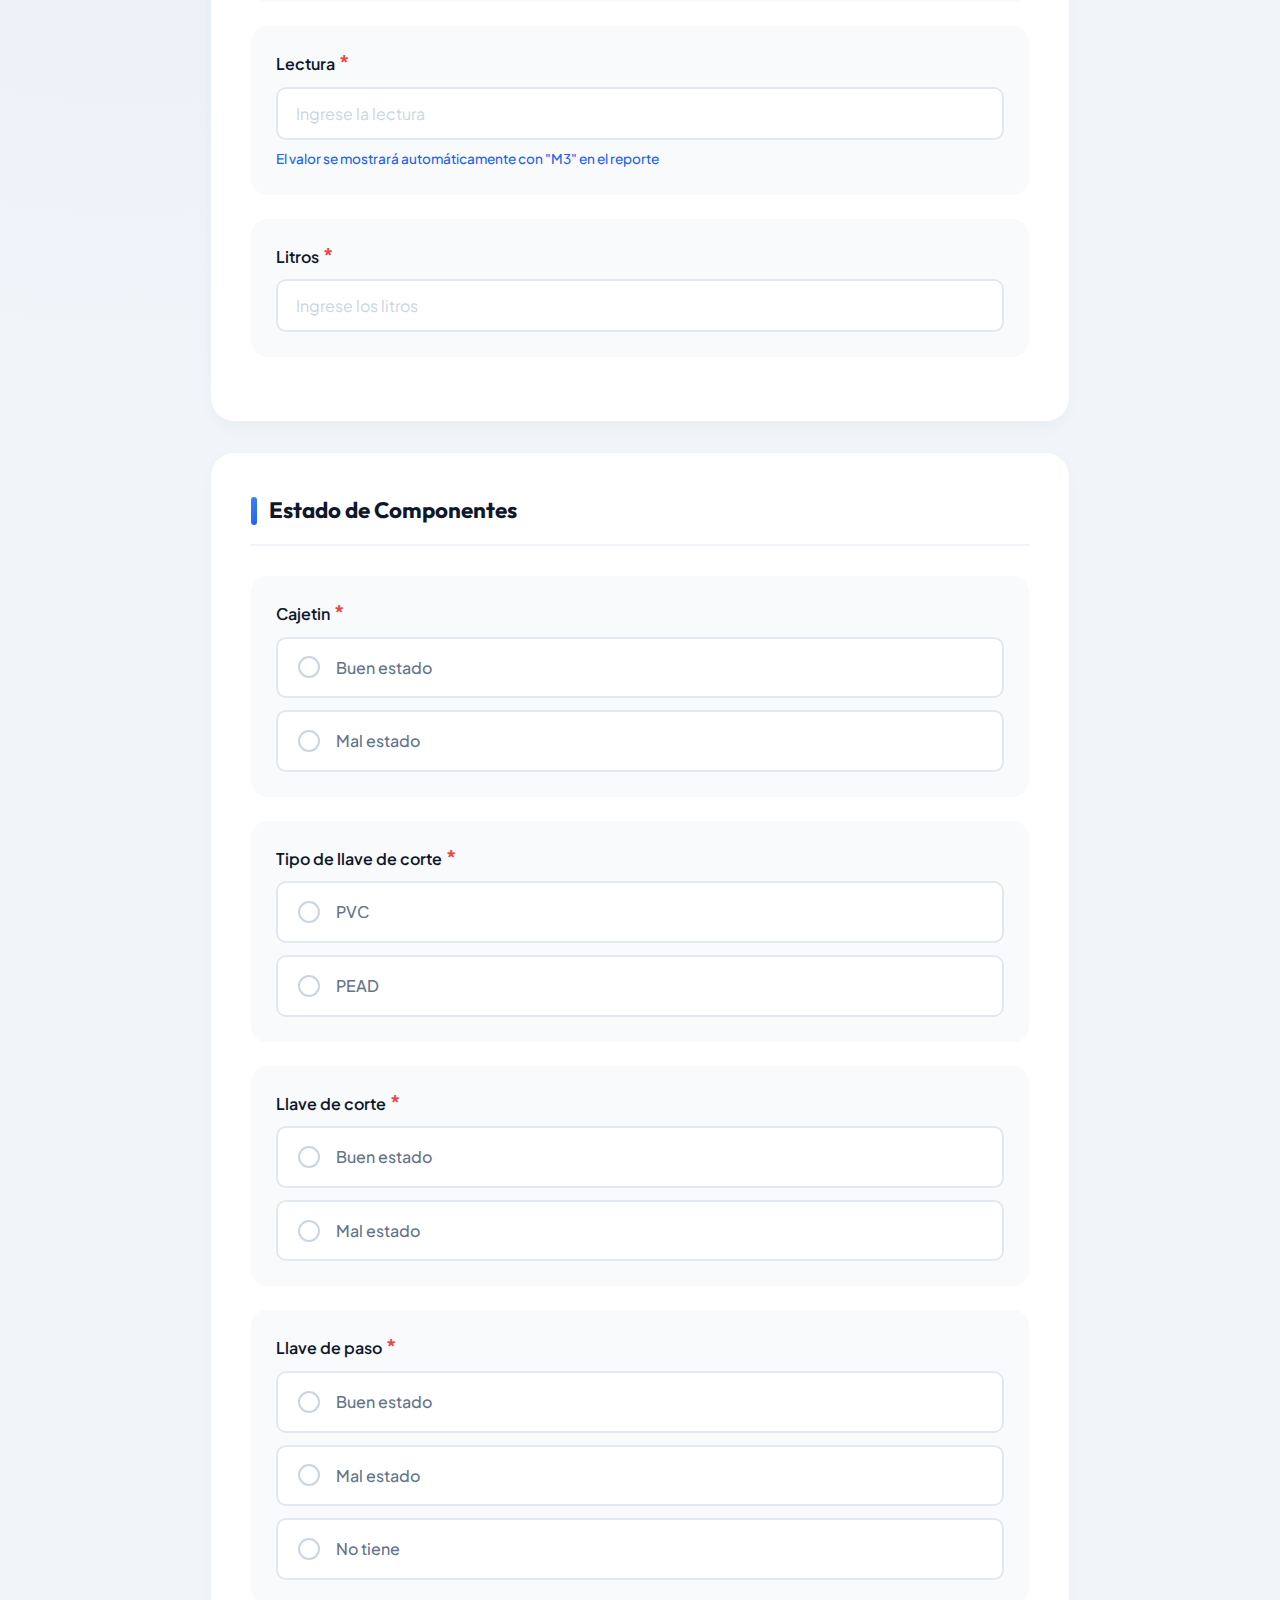
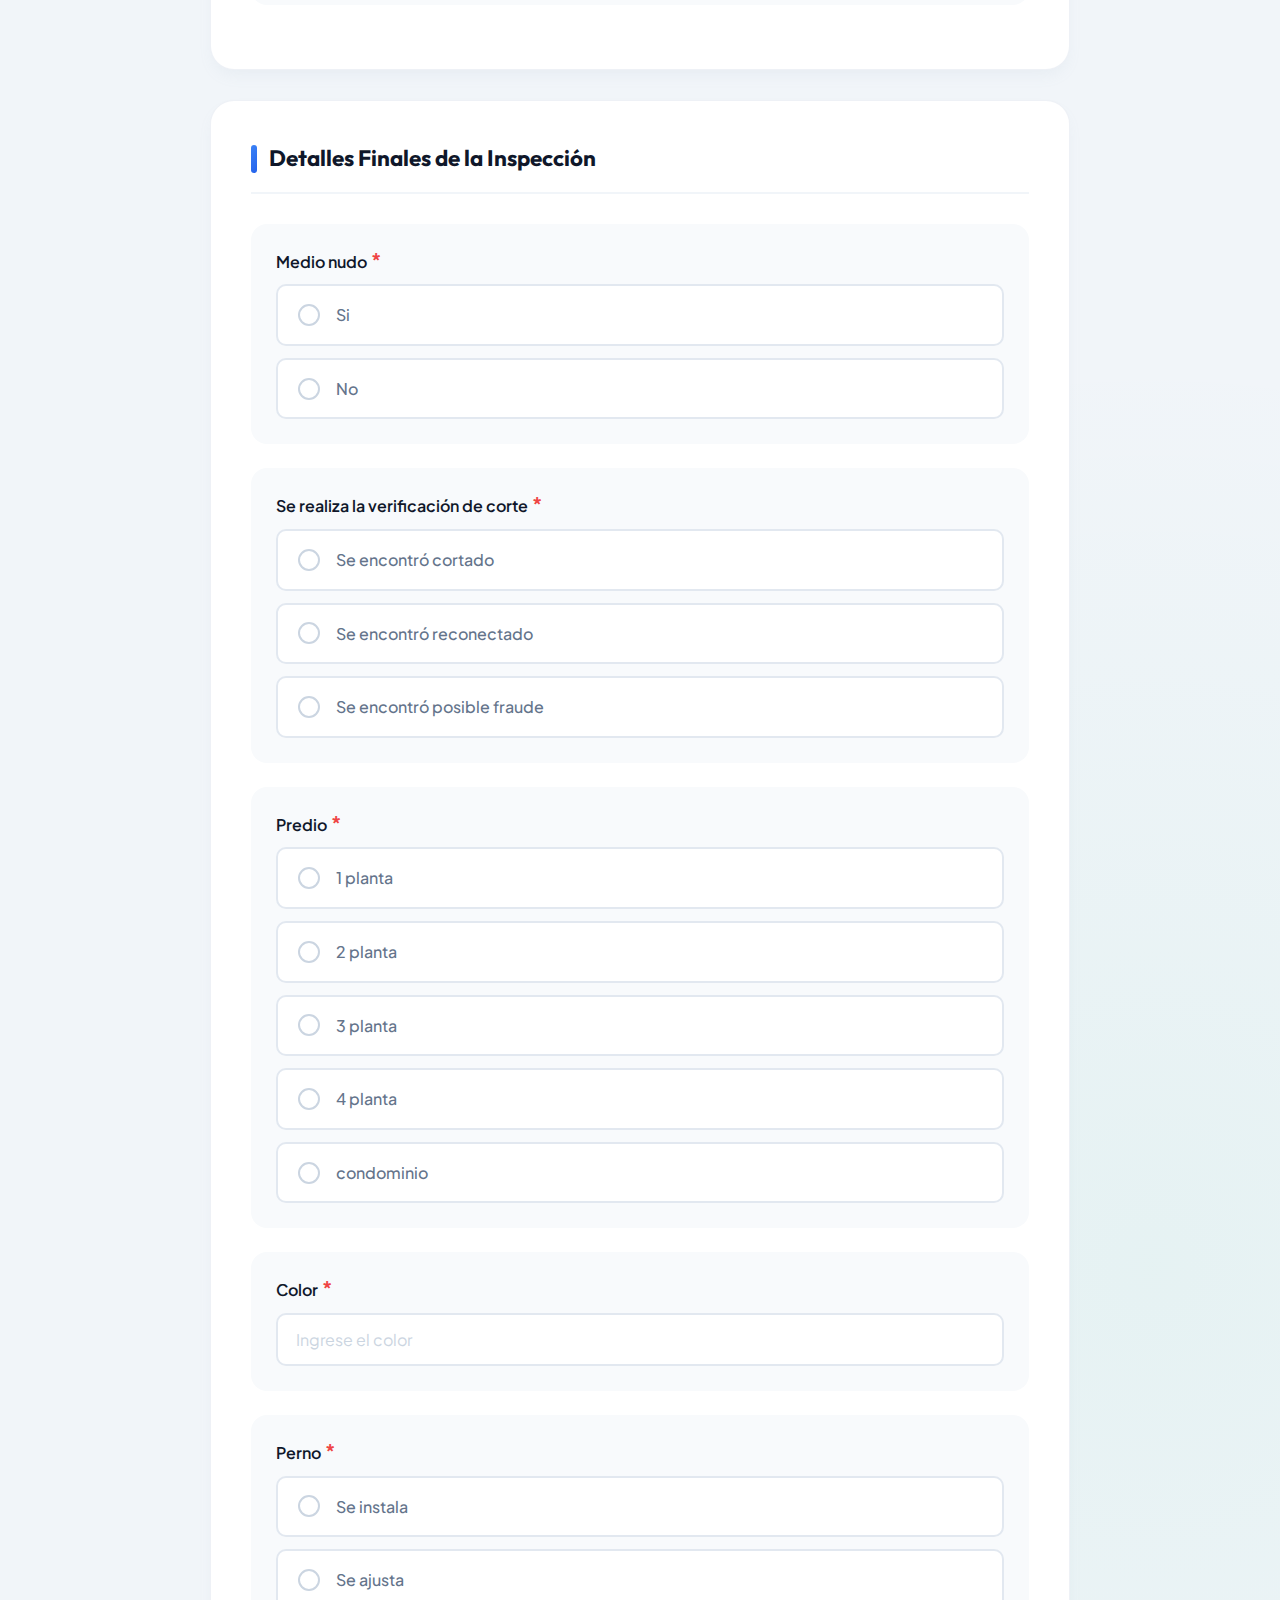
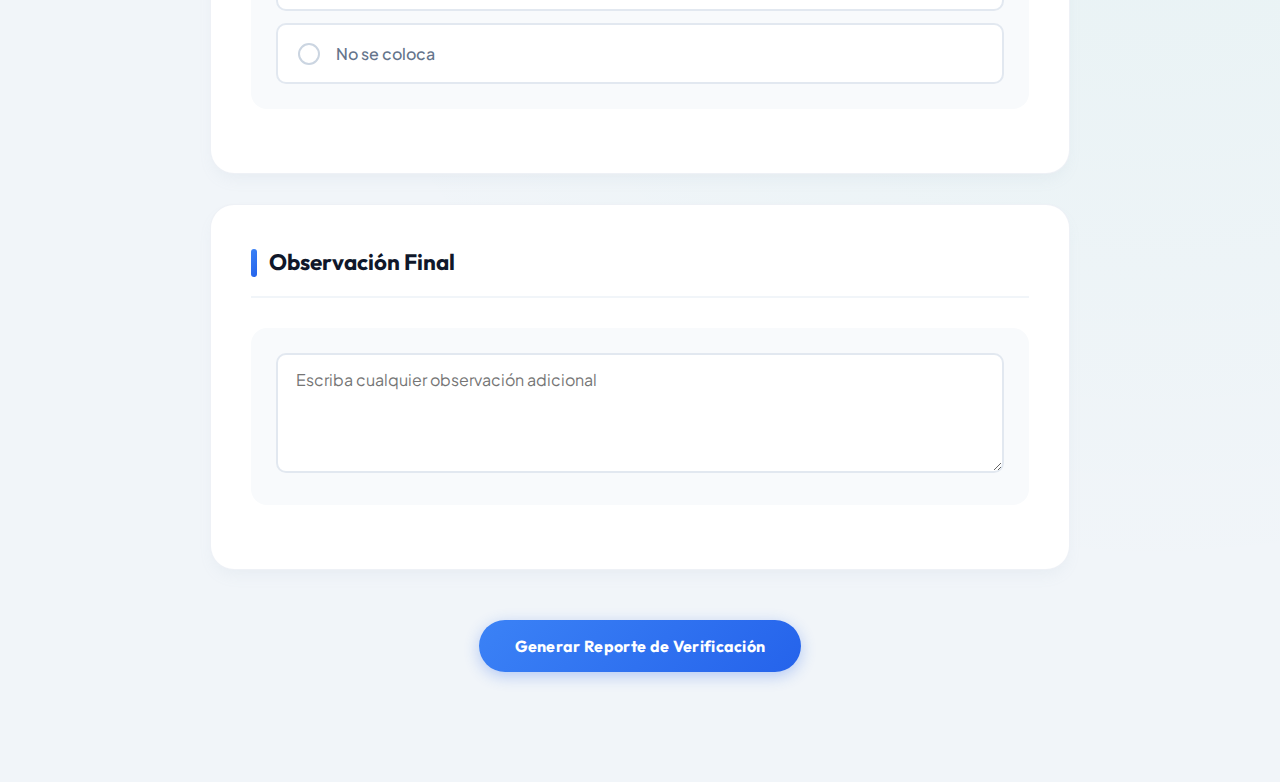
<file: verificacion.html>
<!DOCTYPE html>
<html lang="es">
<head>
    <meta charset="UTF-8">
    <meta name="viewport" content="width=device-width, initial-scale=1.0">
    <title>Verificación de Corte</title>
    <link rel="manifest" href="manifest.json">
    <link rel="apple-touch-icon" href="app-icon.png">
    <link rel="icon" type="image/png" href="app-icon.png">
    <meta name="theme-color" content="#f8fafc">
    <meta name="apple-mobile-web-app-capable" content="yes">
    <link rel="stylesheet" href="styles.css">
</head>
<body>
    <div class="container">
        <div id="formulario-verificacion" class="formulario active">
            <header>
                <h1>Formulario de Verificación de Corte</h1>
                <p>Complete todos los campos requeridos para generar el reporte de verificación</p>
                <a href="index.html" class="btn-volver">← Volver al Menú Principal</a>
            </header>
            
            <form id="inspeccionFormVerificacion">
                <div class="form-section">
                    <h2>Información de la Cuadrilla y Contrato</h2>
                    <div class="form-group">
                        <label for="supervisor-verificacion" class="required">Supervisor</label>
                        <select id="supervisor-verificacion" name="supervisor" required>
                            <option value="">Seleccione un supervisor</option>
                        </select>
                    </div>

                    <div class="form-group">
                        <label for="obrero-verificacion" class="required">Obrero</label>
                        <select id="obrero-verificacion" name="obrero" required>
                            <option value="">Seleccione un obrero</option>
                        </select>
                    </div>
                    
                    <div class="form-group">
                        <label for="contrato-corte" class="required">Contrato</label>
                        <input type="number" id="contrato-corte" name="contrato" required placeholder="Ingrese el número de contrato">
                    </div>
                </div>
                
                <div class="form-section">
                    <h2>Estado del Servicio y Medidor</h2>
                    <div class="form-group">
                        <label class="required">Servicio</label>
                        <div class="radio-group">
                            <label><input type="radio" name="servicio" value="Activo" required> Activo</label>
                            <label><input type="radio" name="servicio" value="Suspendido" required> Suspendido</label>
                        </div>
                    </div>
                    
                    <div class="form-group">
                        <label class="required">Medidor</label>
                        <div class="radio-group">
                            <label><input type="radio" name="medidor" value="Buen estado" required> Buen estado</label>
                            <label><input type="radio" name="medidor" value="Mal estado" required> Mal estado</label>
                        </div>
                        <div id="medidor-razon-verificacion" class="conditional-field">
                            <label for="medidor-razon-text-verificacion">¿Por qué?</label>
                            <input type="text" id="medidor-razon-text-verificacion" name="medidor_razon" placeholder="Explique el motivo del mal estado">
                        </div>
                    </div>
                    
                    <div class="form-group">
                        <label for="lectura-verificacion" class="required">Lectura</label>
                        <input type="number" id="lectura-verificacion" name="lectura" required placeholder="Ingrese la lectura">
                        <div class="field-note">El valor se mostrará automáticamente con "M3" en el reporte</div>
                    </div>
                    
                    <div class="form-group">
                        <label for="litros-verificacion" class="required">Litros</label>
                        <input type="number" id="litros-verificacion" name="litros" required placeholder="Ingrese los litros">
                    </div>
                </div>
                
                <div class="form-section">
                    <h2>Estado de Componentes</h2>
                    <div class="form-group">
                        <label class="required">Cajetin</label>
                        <div class="radio-group">
                            <label><input type="radio" name="cajetin" value="Buen estado" required> Buen estado</label>
                            <label><input type="radio" name="cajetin" value="Mal estado" required> Mal estado</label>
                        </div>
                        <div id="cajetin-razon-verificacion" class="conditional-field">
                            <label class="required">Seleccione el tipo de daño:</label>
                            <div class="radio-group">
                                <label><input type="radio" name="cajetin_tipo_dano" value="tapa dañada sin visor"> Tapa dañada sin visor</label>
                                <label><input type="radio" name="cajetin_tipo_dano" value="cajetin roto"> Cajetín roto</label>
                                <label><input type="radio" name="cajetin_tipo_dano" value="sin tapa"> Sin tapa</label>
                            </div>
                        </div>
                    </div>
                    
                    <div class="form-group">
                        <label class="required">Tipo de llave de corte</label>
                        <div class="radio-group">
                            <label><input type="radio" name="tipo_llave" value="PVC" required> PVC</label>
                            <label><input type="radio" name="tipo_llave" value="PEAD" required> PEAD</label>
                        </div>
                    </div>
                    
                    <div class="form-group">
                        <label class="required">Llave de corte</label>
                        <div class="radio-group">
                            <label><input type="radio" name="llave_corte" value="Buen estado" required> Buen estado</label>
                            <label><input type="radio" name="llave_corte" value="Mal estado" required> Mal estado</label>
                        </div>
                        <div id="llave-corte-razon-verificacion" class="conditional-field">
                            <label for="llave-corte-razon-text-verificacion">¿Por qué?</label>
                            <input type="text" id="llave-corte-razon-text-verificacion" name="llave_corte_razon" placeholder="Explique el motivo del mal estado">
                        </div>
                    </div>
                    
                    <div class="form-group">
                        <label class="required">Llave de paso</label>
                        <div class="radio-group">
                            <label><input type="radio" name="llave_paso" value="Buen estado" required> Buen estado</label>
                            <label><input type="radio" name="llave_paso" value="Mal estado" required> Mal estado</label>
                            <div id="llave-paso-razon-verificacion" class="conditional-field">
                                <label for="llave-paso-razon-text-verificacion">¿Por qué?</label>
                                <input type="text" id="llave-paso-razon-text-verificacion" name="llave_paso_razon" placeholder="Explique el motivo del mal estado">
                            </div>
                            <label><input type="radio" name="llave_paso" value="No tiene" required> No tiene</label>
                        </div>
                    </div>
                </div>
                
                <div class="form-section">
                    <h2>Detalles Finales de la Inspección</h2>
                    <div class="form-group">
                        <label class="required">Medio nudo</label>
                        <div class="radio-group">
                            <label><input type="radio" name="medio_nudo" value="Si" required> Si</label>
                            <label><input type="radio" name="medio_nudo" value="No" required> No</label>
                        </div>
                        <div id="medio-nudo-accesorio-verificacion" class="conditional-field">
                            <label for="medio-nudo-accesorio-text-verificacion">¿Qué tipo de accesorio tiene?</label>
                            <input type="text" id="medio-nudo-accesorio-text-verificacion" name="medio_nudo_accesorio" placeholder="Especifique el tipo de accesorio">
                        </div>
                    </div>
                    
                    <div class="form-group">
                        <label class="required">Se realiza la verificación de corte</label>
                        <div class="radio-group">
                            <label><input type="radio" name="verificacion" value="se encontró cortado" required> Se encontró cortado</label>
                            
                            <div id="cortado-opciones" class="conditional-field">
                                <div class="form-group">
                                    <label class="required">Seleccione el estado del predio:</label>
                                    <div class="radio-group">
                                        <label><input type="radio" name="cortado_opcion" value="Solar vacio"> Solar vacio</label>
                                        <label><input type="radio" name="cortado_opcion" value="Predio deshabitado"> Predio deshabitado</label>
                                        <label><input type="radio" name="cortado_opcion" value="Predio habitado, usuario ausente"> Predio habitado, usuario ausente</label>
                                        <label><input type="radio" name="cortado_opcion" value="Predio habitado, usuario presente"> Predio habitado, usuario presente</label>
                                    </div>
                                </div>
                                
                                <div id="abastecimiento-field" class="conditional-field">
                                    <div class="form-group">
                                        <label for="abastecimiento-text">¿Cómo se abastece? (opcional)</label>
                                        <input type="text" id="abastecimiento-text" name="abastecimiento" placeholder="Describa cómo se abastece el usuario">
                                    </div>
                                </div>
                            </div>
                            
                            <label><input type="radio" name="verificacion" value="se encontró reconectado" required> Se encontró reconectado</label>
                            
                            <div id="reconectado-opciones" class="conditional-field">
                                <div class="form-group">
                                    <label class="required">Seleccione el tipo de corte:</label>
                                    <div class="radio-group">
                                        <label><input type="radio" name="reconectado_opcion" value="Corte con dispositivo en llave"> Corte con dispositivo en llave</label>
                                        <label><input type="radio" name="reconectado_opcion" value="Corte en guía con dispositivo"> Corte en guía con dispositivo</label>
                                        <label>
                                            <input type="radio" name="reconectado_opcion" value="Corte con rotura" id="corte-con-rotura"> Corte con rotura
                                            <input type="text" id="rotura-medida" placeholder="ej: 40x40" style="margin-left: 10px; width: 100px; display: none;"> dispositivo en guía
                                        </label>
                                        <label><input type="radio" name="reconectado_opcion" value="Corte con ficha y llave trabada"> Corte con ficha y llave trabada</label>
                                        <label><input type="radio" name="reconectado_opcion" value="Se deriva para carro"> Se deriva para carro</label>
                                    </div>
                                </div>
                            </div>
                            
                            <label><input type="radio" name="verificacion" value="se encontró posible fraude" required> Se encontró posible fraude</label>
                            
                            <div id="fraude-opciones" class="conditional-field">
                                <div class="form-group">
                                    <label class="required">Derivar inspección para carro</label>
                                    <div class="form-group">
                                        <label for="fraude-detalle" class="required">Especifique el posible fraude:</label>
                                        <input type="text" id="fraude-detalle" name="fraude_detalle" placeholder="Describa el posible fraude">
                                    </div>
                                </div>
                            </div>
                        </div>
                    </div>
                    
                    <div class="form-group">
                        <label class="required">Predio</label>
                        <div class="radio-group">
                            <label><input type="radio" name="predio" value="1 planta" required> 1 planta</label>
                            <label><input type="radio" name="predio" value="2 planta" required> 2 planta</label>
                            <label><input type="radio" name="predio" value="3 planta" required> 3 planta</label>
                            <label><input type="radio" name="predio" value="4 planta" required> 4 planta</label>
                            <label><input type="radio" name="predio" value="condominio" required> condominio</label>
                        </div>
                    </div>
                    
                    <div class="form-group">
                        <label for="color-verificacion" class="required">Color</label>
                        <input type="text" id="color-verificacion" name="color" required placeholder="Ingrese el color">
                    </div>
                    
                    <div class="form-group">
                        <label class="required">Perno</label>
                        <div class="radio-group">
                            <label><input type="radio" name="perno" value="Se instala" required> Se instala</label>
                            <label><input type="radio" name="perno" value="Se ajusta" required> Se ajusta</label>
                            <label><input type="radio" name="perno" value="No se coloca" required> No se coloca</label>
                        </div>
                        <div id="perno-razon-verificacion" class="conditional-field">
                            <label class="required">Seleccione la razón:</label>
                            <div class="radio-group">
                                <label><input type="radio" name="perno_razon" value="no hay en stock"> No hay en stock</label>
                                <label><input type="radio" name="perno_razon" value="tapa dañada"> Tapa dañada</label>
                                <label><input type="radio" name="perno_razon" value="No se puede ajustar perno"> No se puede ajustar perno</label>
                            </div>
                        </div>
                    </div>
                </div>
                
                <div class="form-section">
                    <h2>Observación Final</h2>
                    <div class="form-group">
                        <textarea id="observacion-verificacion" name="observacion" rows="3" placeholder="Escriba cualquier observación adicional"></textarea>
                    </div>
                </div>
                
                <div class="buttons">
                    <button type="button" class="btn-submit" onclick="generarResumenVerificacion()">Generar Reporte de Verificación</button>
                </div>
            </form>
            
            <div id="resumen-verificacion" class="resumen">
                <div class="success-message">
                    <h2>¡Reporte de Verificación Generado!</h2>
                    <p>El siguiente es el resumen de la tarea realizada:</p>
                </div>
                
                <h2>Resumen de la Verificación</h2>
                <button id="copiar-resumen-verificacion" class="btn-copiar">📋 Copiar Resumen</button>
                <div class="resumen-content" id="resumen-contenido-verificacion"></div>
                
                <div class="buttons" style="margin-top: 20px;">
                    <a href="index.html" class="btn-volver">Volver al Menú Principal</a>
                    <button type="button" style="background-color: #0e4f88; margin-left: 10px;" onclick="volverAlFormulario('verificacion')">Realizar Otra Verificación</button>
                </div>
            </div>
        </div>
    </div>
    <script src="js/common.js"></script>
    <script src="js/verificacion.js"></script>
</body>
</html>
</file>
<file: styles.css>
@import url('https://fonts.googleapis.com/css2?family=Outfit:wght@300;400;500;600;700&family=Plus+Jakarta+Sans:wght@400;500;600;700&display=swap');

:root {
    /* Paleta de Colores Ultra-Modern (Mejorada) */
    --primary-color: #0F172A;     /* Slate 900 - Base Oscura */
    --primary-light: #334155;     /* Slate 700 */
    
    /* Acentos más vibrantes */
    --accent-color: #2563EB;      /* Blue 600 - Principal */
    --accent-gradient: linear-gradient(135deg, #3B82F6 0%, #2563EB 100%); /* Gradiente Azul */
    --accent-glow: rgba(59, 130, 246, 0.5);
    --accent-light: #EFF6FF;      /* Blue 50 */
    
    --success-color: #10B981;     /* Emerald 500 */
    --success-bg: #ECFDF5;        /* Emerald 50 */
    --warning-color: #F59E0B;     /* Amber 500 */
    --warning-bg: #FFFBEB;        /* Amber 50 */
    --danger-color: #EF4444;      /* Red 500 */
    
    --bg-body: #F1F5F9;           /* Slate 100 - Un poco más fresco */
    --bg-surface: #FFFFFF;
    
    --text-main: #1E293B;         /* Slate 800 */
    --text-muted: #64748B;        /* Slate 500 */
    
    --border-color: #E2E8F0;      /* Slate 200 */
    
    --radius-sm: 10px;
    --radius-md: 16px;
    --radius-lg: 24px;
    --radius-pill: 100px;
    
    /* Sombras Elevadas y Suaves */
    --shadow-sm: 0 2px 4px rgba(148, 163, 184, 0.1);
    --shadow-md: 0 8px 16px -4px rgba(148, 163, 184, 0.1);
    --shadow-lg: 0 20px 25px -5px rgba(15, 23, 42, 0.1), 0 8px 10px -6px rgba(15, 23, 42, 0.1);
    --shadow-glow: 0 0 15px var(--accent-glow);
    
    --transition: all 0.3s cubic-bezier(0.4, 0, 0.2, 1);
}

* {
    margin: 0;
    padding: 0;
    box-sizing: border-box;
    -webkit-font-smoothing: antialiased;
}

body {
    font-family: 'Plus Jakarta Sans', system-ui, -apple-system, sans-serif;
    background-color: var(--bg-body);
    color: var(--text-main);
    line-height: 1.6;
    background-image: 
        radial-gradient(circle at 10% 20%, rgba(37, 99, 235, 0.05) 0%, transparent 20%),
        radial-gradient(circle at 90% 80%, rgba(16, 185, 129, 0.05) 0%, transparent 20%);
    min-height: 100vh;
    padding-bottom: 60px;
}

.container {
    max-width: 900px;
    margin: 40px auto;
    padding: 0 20px;
}

/* ============================================= */
/* HEADER DE CRISTAL (Glassmorphism) */
/* ============================================= */

header {
    background: rgba(255, 255, 255, 0.85); /* Más transparencia */
    backdrop-filter: blur(12px);
    -webkit-backdrop-filter: blur(12px);
    padding: 50px 30px;
    border-radius: var(--radius-lg);
    box-shadow: var(--shadow-lg);
    text-align: center;
    margin-bottom: 40px;
    border: 1px solid rgba(255, 255, 255, 1);
    position: relative;
    overflow: hidden;
}

/* Barra superior decorativa */
header::before {
    content: '';
    position: absolute;
    top: 0;
    left: 0;
    width: 100%;
    height: 6px;
    background: var(--accent-gradient);
}

header h1 {
    font-family: 'Outfit', sans-serif;
    color: var(--primary-color);
    font-size: 2.75rem;
    font-weight: 800;
    margin-bottom: 15px;
    letter-spacing: -0.02em;
    background: linear-gradient(to right, #1e293b, #3b82f6);
    -webkit-background-clip: text;
    -webkit-text-fill-color: transparent;
}

header p {
    color: var(--text-muted);
    font-size: 1.15rem;
    max-width: 650px;
    margin: 0 auto;
    font-weight: 500;
}

.btn-volver {
    position: absolute;
    left: 30px;
    top: 30px;
    display: inline-flex;
    align-items: center;
    gap: 8px;
    padding: 10px 20px;
    background: white;
    color: var(--text-muted);
    font-weight: 600;
    font-size: 0.95rem;
    text-decoration: none;
    border-radius: var(--radius-pill);
    box-shadow: var(--shadow-sm);
    transition: var(--transition);
    border: 1px solid transparent;
}

.btn-volver:hover {
    transform: translateY(-2px);
    color: var(--accent-color);
    background: var(--accent-light);
    box-shadow: var(--shadow-md);
}

/* ============================================= */
/* MENÚ CON EFECTOS 3D */
/* ============================================= */

.menu-section {
    display: none;
    animation: fadeInUp 0.6s cubic-bezier(0.16, 1, 0.3, 1);
}

.menu-section.active {
    display: block;
}

.menu-options {
    display: grid;
    grid-template-columns: repeat(auto-fit, minmax(280px, 1fr));
    gap: 30px;
    margin-top: 20px;
}

.menu-card-link {
    text-decoration: none;
    color: inherit;
    display: block;
    height: 100%;
}

.menu-card {
    background: var(--bg-surface);
    border-radius: var(--radius-lg);
    padding: 40px 30px;
    text-align: center;
    height: 100%;
    border: 1px solid rgba(255,255,255,0.5);
    box-shadow: var(--shadow-md);
    transition: var(--transition);
    position: relative;
    overflow: hidden;
    z-index: 1;
    display: flex;
    flex-direction: column;
    justify-content: center;
    align-items: center;
}

.menu-card::after {
    content: '';
    position: absolute;
    bottom: 0;
    left: 0;
    width: 100%;
    height: 4px;
    background: var(--accent-gradient);
    transform: scaleX(0);
    transition: transform 0.3s ease;
    transform-origin: center;
}

.menu-card:hover {
    transform: translateY(-10px);
    box-shadow: var(--shadow-lg);
}

.menu-card:hover::after {
    transform: scaleX(1);
}

.menu-icon {
    font-size: 3.5rem;
    margin-bottom: 24px;
    display: inline-block;
    padding: 20px;
    background: var(--accent-light);
    border-radius: 50%;
    transition: var(--transition);
    color: var(--accent-color);
}

.menu-card:hover .menu-icon {
    background: var(--accent-color);
    color: white;
    transform: scale(1.1) rotate(5deg);
    box-shadow: var(--shadow-glow);
}

.menu-card h3 {
    font-family: 'Outfit', sans-serif;
    font-size: 1.5rem;
    font-weight: 700;
    color: var(--primary-color);
    margin-bottom: 12px;
}

.menu-card p {
    color: var(--text-muted);
    font-size: 1.05rem;
}

/* ============================================= */
/* FORMULARIOS LIMPIOS Y MODERNOS */
/* ============================================= */

.formulario {
    display: none;
}

.formulario.active {
    display: block;
    animation: fadeIn 0.4s ease-out;
}

.form-section {
    background: var(--bg-surface);
    border-radius: var(--radius-lg);
    padding: 40px;
    margin-bottom: 30px;
    box-shadow: var(--shadow-md);
    border: 1px solid rgba(226, 232, 240, 0.6);
}

.form-section h2 {
    font-family: 'Outfit', sans-serif;
    color: var(--primary-color);
    font-size: 1.4rem;
    font-weight: 700;
    margin-bottom: 30px;
    padding-bottom: 15px;
    border-bottom: 2px solid var(--bg-body);
    display: flex;
    align-items: center;
    gap: 12px;
}

.form-section h2::before {
    content: '';
    display: block;
    width: 6px;
    height: 28px;
    background: var(--accent-gradient);
    border-radius: 4px;
}

.form-group {
    background: #F8FAFC;
    padding: 24px;
    border-radius: var(--radius-md);
    margin-bottom: 24px;
    border: 1px solid transparent; /* Reserva espacio para borde */
    transition: var(--transition);
}

.form-group:hover, .form-group:focus-within {
    background: white;
    box-shadow: var(--shadow-md);
    transform: translateY(-2px);
}

label {
    display: block;
    margin-bottom: 10px;
    font-weight: 600;
    color: var(--primary-color);
    font-size: 1rem;
}

.required::after {
    content: "*";
    color: var(--danger-color);
    margin-left: 4px;
    font-size: 1.25em;
    line-height: 0;
}

/* Inputs con Efecto Glow */
input[type="text"],
input[type="number"],
select,
textarea {
    width: 100%;
    padding: 14px 18px;
    border: 2px solid var(--border-color);
    border-radius: var(--radius-sm);
    font-size: 1rem;
    color: var(--text-main);
    background: white;
    transition: var(--transition);
    font-family: inherit;
}

input:hover, select:hover, textarea:hover {
    border-color: #cbd5e1;
}

input:focus,
select:focus,
textarea:focus {
    border-color: var(--accent-color);
    outline: none;
    box-shadow: 0 0 0 4px rgba(37, 99, 235, 0.15); /* Glow suave */
}

input::placeholder {
    color: #cbd5e1;
}

textarea {
    resize: vertical;
    min-height: 120px;
}

/* Radio Buttons Custom (Estilo moderno) */
.radio-group {
    display: flex;
    flex-direction: column;
    gap: 12px;
}

.radio-group label {
    display: flex;
    align-items: center;
    background: white;
    padding: 16px 20px;
    border-radius: var(--radius-sm);
    border: 2px solid var(--border-color);
    margin-bottom: 0;
    cursor: pointer;
    transition: var(--transition);
    font-weight: 500;
    color: var(--text-muted);
    position: relative;
    overflow: hidden;
}

.radio-group label:hover {
    border-color: var(--accent-color);
    background: #f8fafc;
}

.radio-group input[type="radio"] {
    appearance: none;
    -webkit-appearance: none;
    width: 22px;
    height: 22px;
    border: 2px solid #cbd5e1;
    border-radius: 50%;
    margin-right: 16px;
    position: relative;
    transition: var(--transition);
    flex-shrink: 0;
}

.radio-group input[type="radio"]:checked {
    border-color: var(--accent-color);
    background-color: var(--accent-color);
    box-shadow: 0 0 0 4px var(--accent-light);
}

.radio-group input[type="radio"]:checked::after {
    content: '';
    position: absolute;
    top: 50%;
    left: 50%;
    transform: translate(-50%, -50%);
    width: 8px;
    height: 8px;
    background: white;
    border-radius: 50%;
}

.radio-group label:has(input:checked) {
    border-color: var(--accent-color);
    background: var(--accent-light);
    color: var(--accent-color);
    font-weight: 700;
    box-shadow: var(--shadow-sm);
}

/* Conditional Fields Animation */
.conditional-field {
    margin-top: 20px;
    padding: 24px;
    background: var(--warning-bg);
    border-radius: var(--radius-md);
    border-left: 5px solid var(--warning-color);
    display: none;
    animation: slideDown 0.3s cubic-bezier(0.16, 1, 0.3, 1);
}

.conditional-field.active {
    display: block;
}

/* Info Message */
.info-message {
    background-color: var(--success-bg);
    color: #065F46;
    padding: 20px;
    border-radius: var(--radius-md);
    border: 1px solid #6EE7B7;
    margin-top: 20px;
    font-size: 0.95rem;
    display: none;
    align-items: center;
    gap: 12px;
}

.info-message strong {
    color: #047857;
}

/* ============================================= */
/* BOTONES DE ACCION */
/* ============================================= */

.buttons {
    display: flex;
    justify-content: center;
    gap: 20px;
    margin: 50px 0;
    flex-wrap: wrap;
}

button {
    padding: 16px 36px;
    border: none;
    border-radius: var(--radius-pill);
    font-size: 1rem;
    font-weight: 700;
    cursor: pointer;
    transition: var(--transition);
    letter-spacing: 0.02em;
    font-family: 'Outfit', sans-serif;
}

.btn-submit {
    background: var(--accent-gradient);
    color: white;
    box-shadow: 0 4px 15px rgba(37, 99, 235, 0.3);
}

.btn-submit:hover {
    transform: translateY(-3px) scale(1.02);
    box-shadow: 0 8px 25px rgba(37, 99, 235, 0.4);
}

.btn-volver-resumen, button[onclick*="volver"] {
    background: white;
    color: var(--text-muted);
    border: 2px solid var(--border-color);
}

.btn-volver-resumen:hover, button[onclick*="volver"]:hover {
    background: white;
    color: var(--text-main);
    border-color: var(--text-main);
}

/* ============================================= */
/* RESUMEN ESTILO TERMINAL MODERNO */
/* ============================================= */

.resumen {
    display: none;
    margin-top: 40px;
}

.resumen.active {
    display: block;
    animation: fadeIn 0.5s ease;
}

.success-message {
    background: linear-gradient(135deg, #059669 0%, #10B981 100%);
    color: white;
    padding: 40px;
    border-radius: var(--radius-lg);
    text-align: center;
    margin-bottom: 30px;
    box-shadow: var(--shadow-lg);
    position: relative;
    overflow: hidden;
}

.success-message h2 {
    font-family: 'Outfit', sans-serif;
    font-size: 2rem;
    font-weight: 700;
    margin-bottom: 10px;
    color: white;
}

.btn-copiar {
    background: var(--primary-color);
    color: white;
    width: 100%;
    margin-bottom: 30px;
    padding: 18px;
    border-radius: var(--radius-md);
    font-size: 1.1rem;
    font-weight: 600;
    display: flex;
    align-items: center;
    justify-content: center;
    gap: 12px;
    transition: var(--transition);
    border: none;
    box-shadow: var(--shadow-md);
}

.btn-copiar:hover {
    background: black;
    transform: translateY(-2px);
    box-shadow: var(--shadow-lg);
}

.btn-copiar.copiado {
    background: var(--success-color);
}

.resumen-content {
    background: #1E293B; /* Slate 800 */
    padding: 30px;
    border-radius: var(--radius-lg);
    font-family: 'Consolas', 'Monaco', monospace;
    font-size: 1rem;
    line-height: 1.8;
    color: #F1F5F9;
    box-shadow: var(--shadow-lg);
    margin-bottom: 40px;
    white-space: pre-wrap;
    border: 1px solid #334155;
    position: relative;
}

.resumen-content::before {
    content: '⚫ Vista Previa';
    position: absolute;
    top: 15px;
    right: 20px;
    font-size: 0.75rem;
    color: #94A3B8;
    font-weight: 700;
    letter-spacing: 0.05em;
    text-transform: uppercase;
}

.field-note {
    font-size: 0.85rem;
    color: var(--accent-color);
    margin-top: 8px;
    display: flex;
    align-items: center;
    gap: 6px;
    font-weight: 500;
}

/* ============================================= */
/* ANIMACIONES */
/* ============================================= */

@keyframes fadeIn {
    from { opacity: 0; }
    to { opacity: 1; }
}

@keyframes fadeInUp {
    from { opacity: 0; transform: translateY(20px); }
    to { opacity: 1; transform: translateY(0); }
}

@keyframes slideDown {
    from { opacity: 0; transform: translateY(-10px); }
    to { opacity: 1; transform: translateY(0); }
}

/* ============================================= */
/* RESPONSIVO */
/* ============================================= */

@media (max-width: 768px) {
    header {
        padding: 40px 20px;
    }
    
    header h1 {
        font-size: 2rem;
    }

    .btn-volver {
        position: relative;
        top: auto;
        left: auto;
        margin-bottom: 20px;
        width: 100%;
        justify-content: center;
    }
    
    .form-section {
        padding: 24px;
    }
    
    .buttons {
        flex-direction: column;
        gap: 15px;
    }
    
    button {
        width: 100%;
    }
}
</file>
